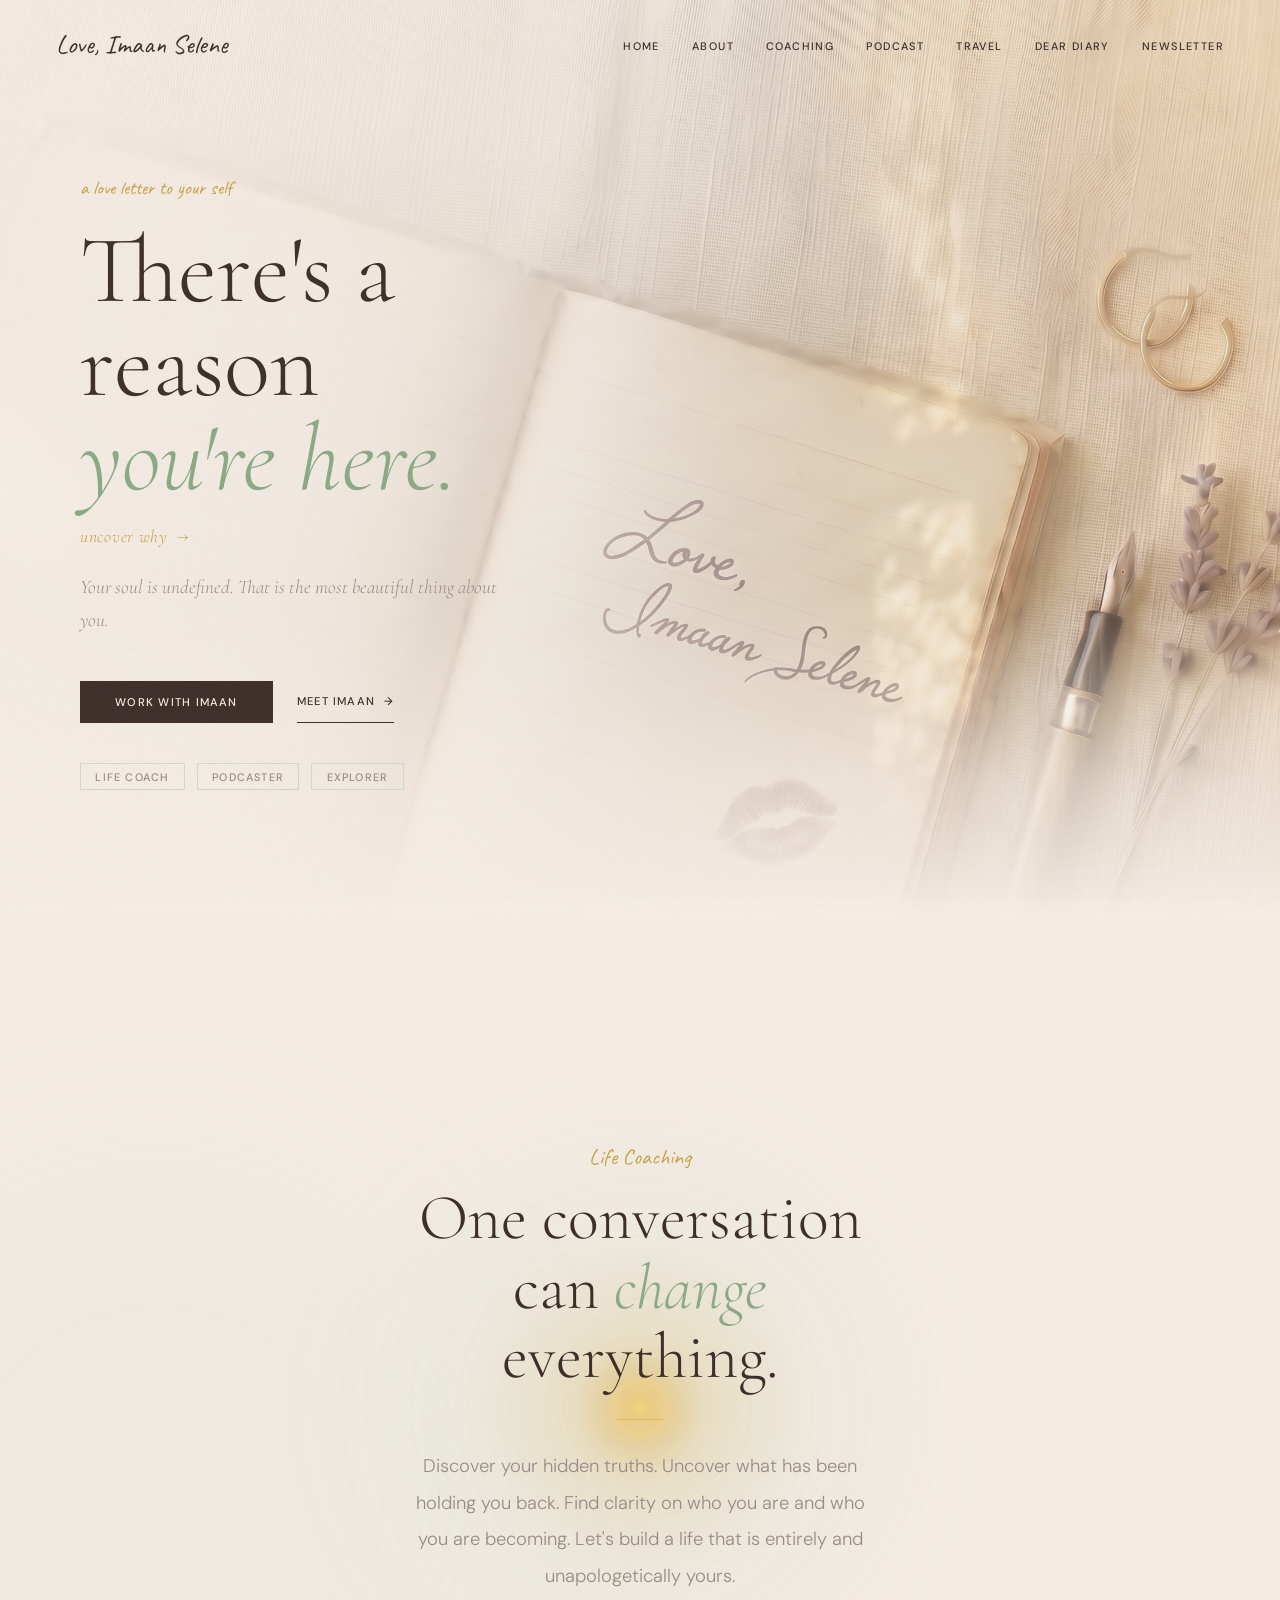
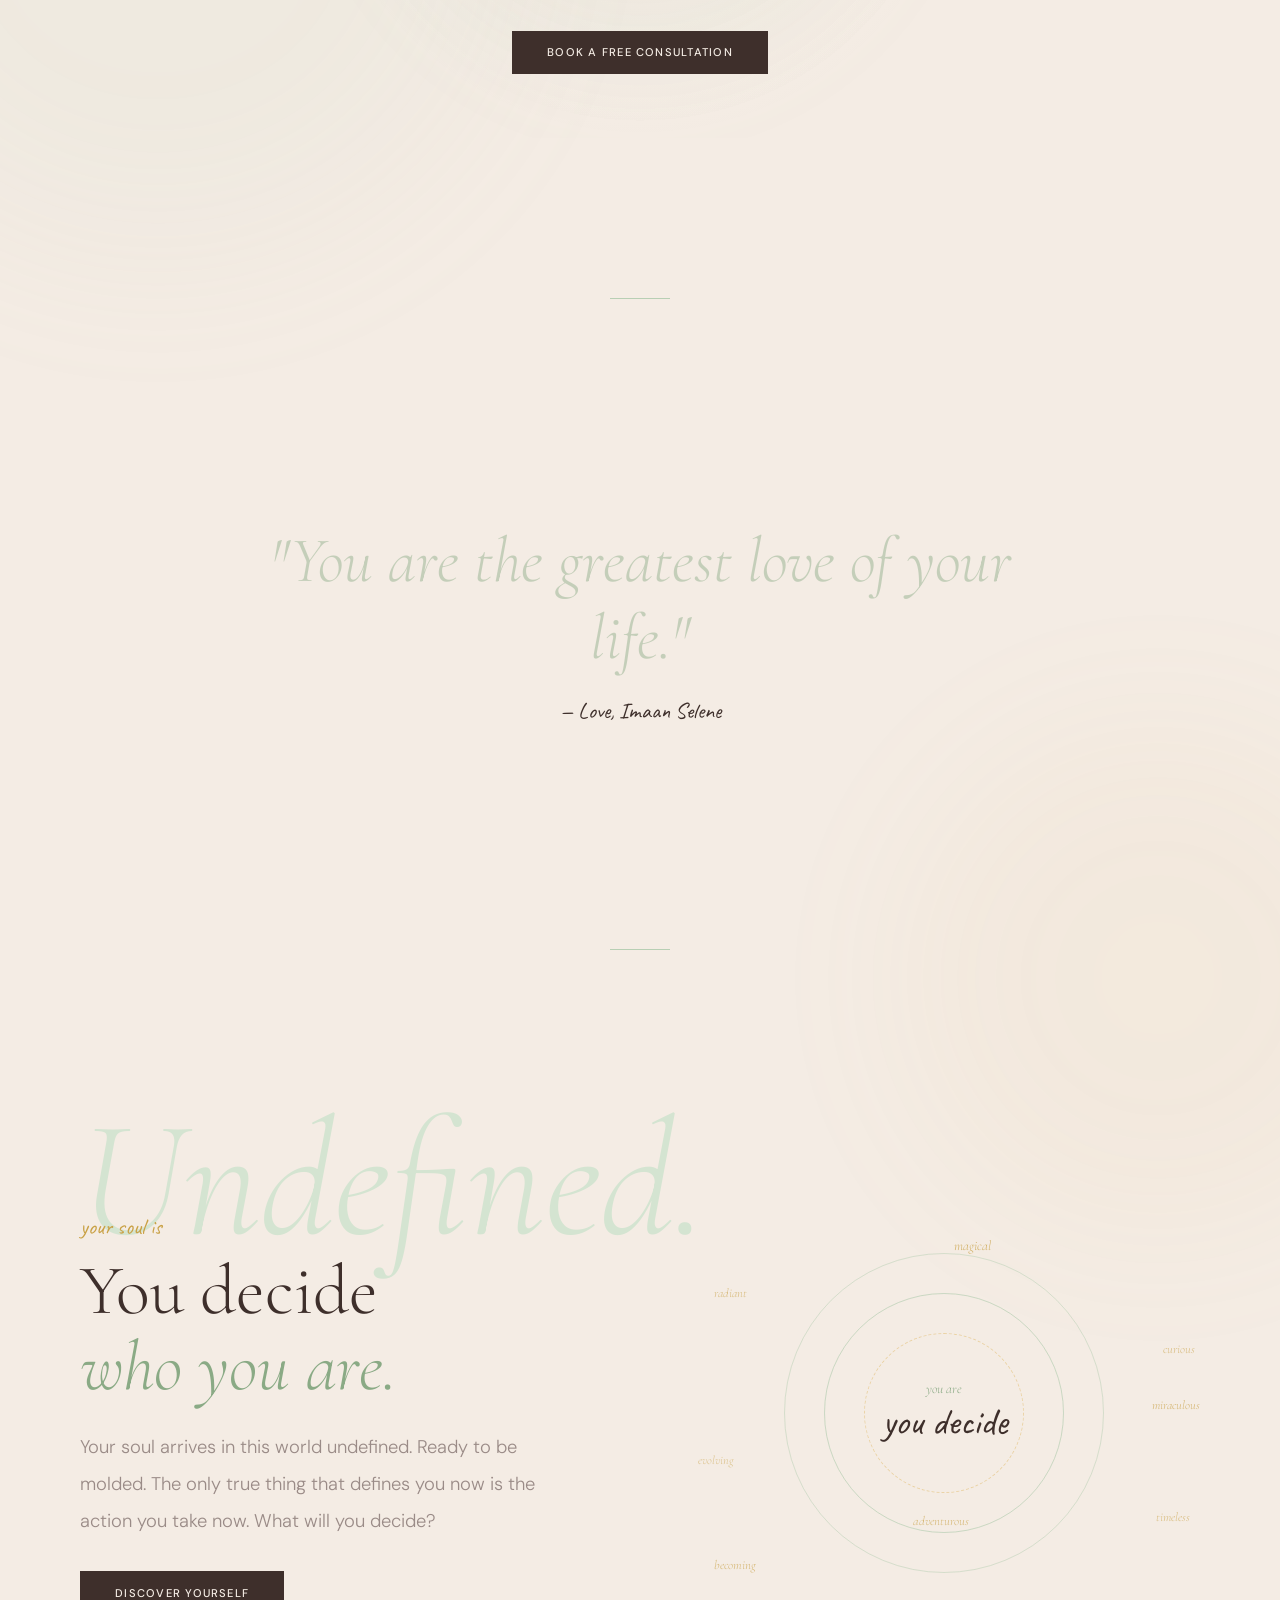
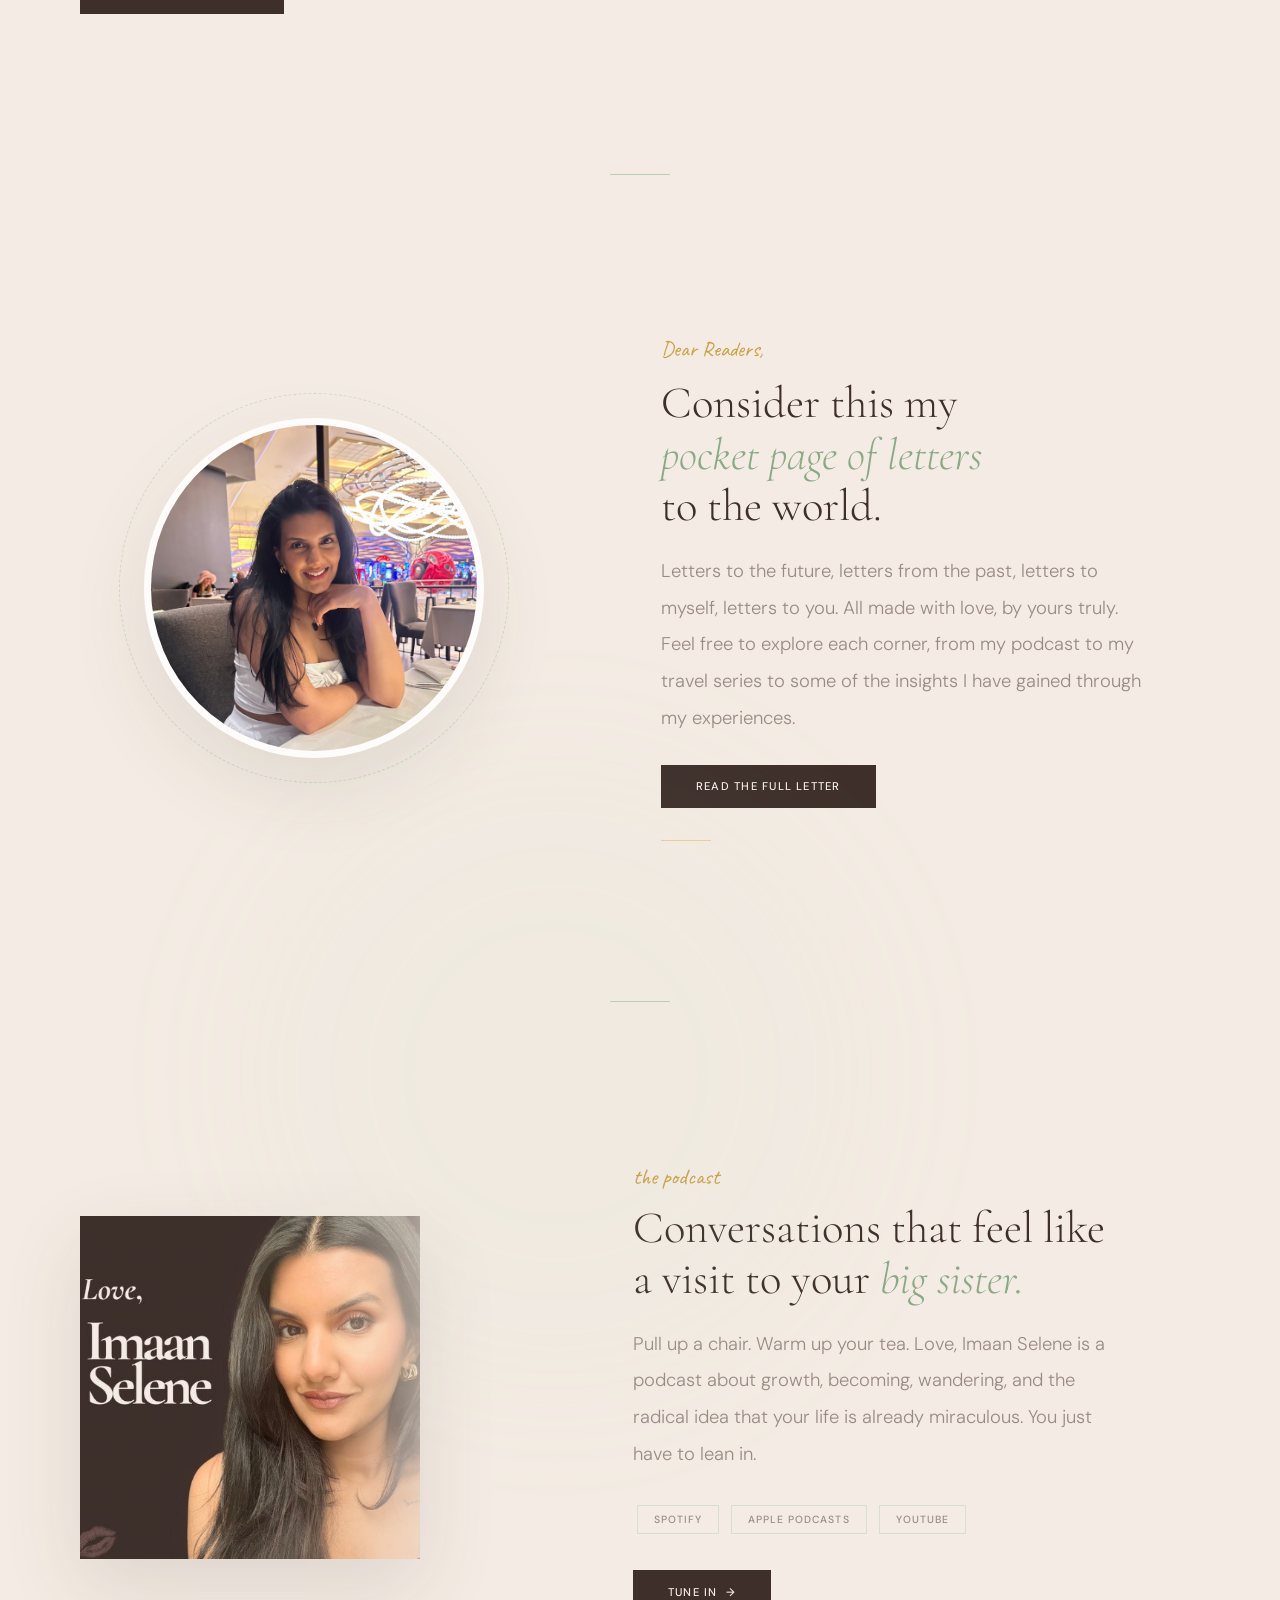
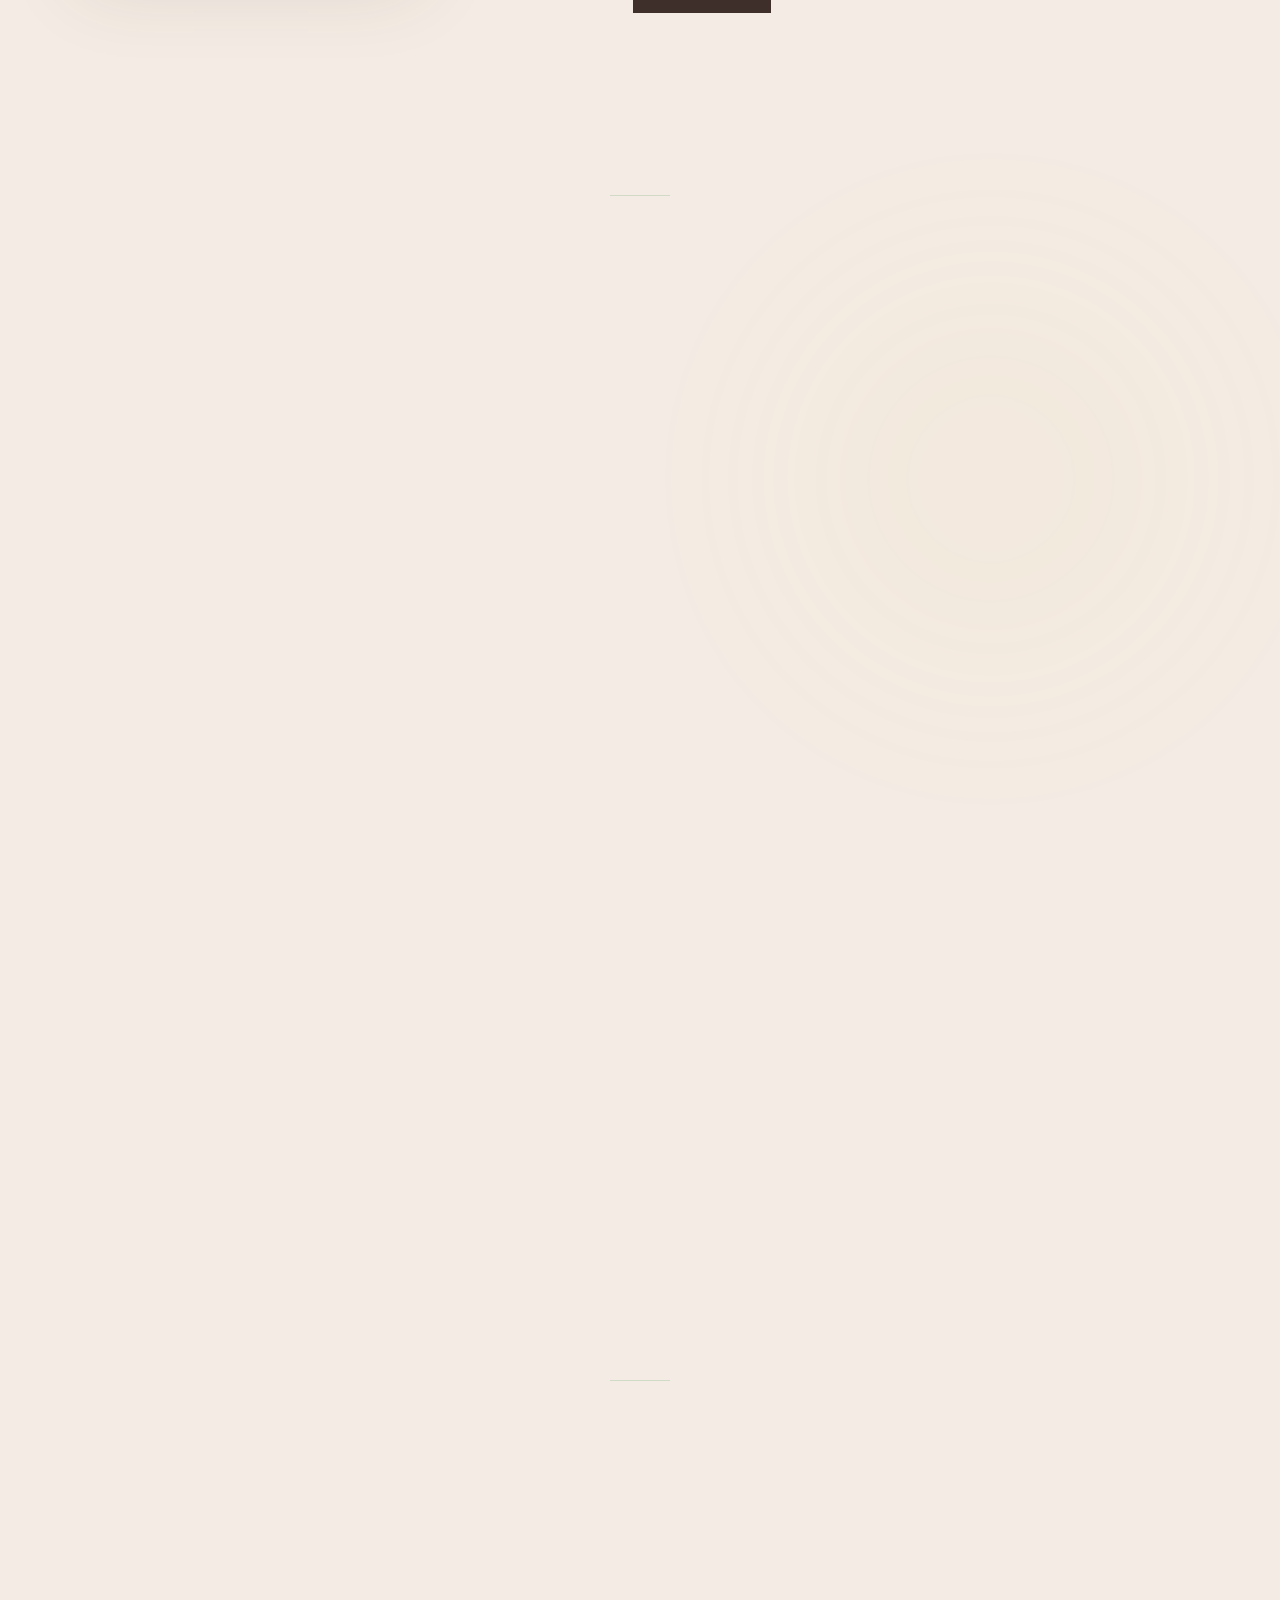
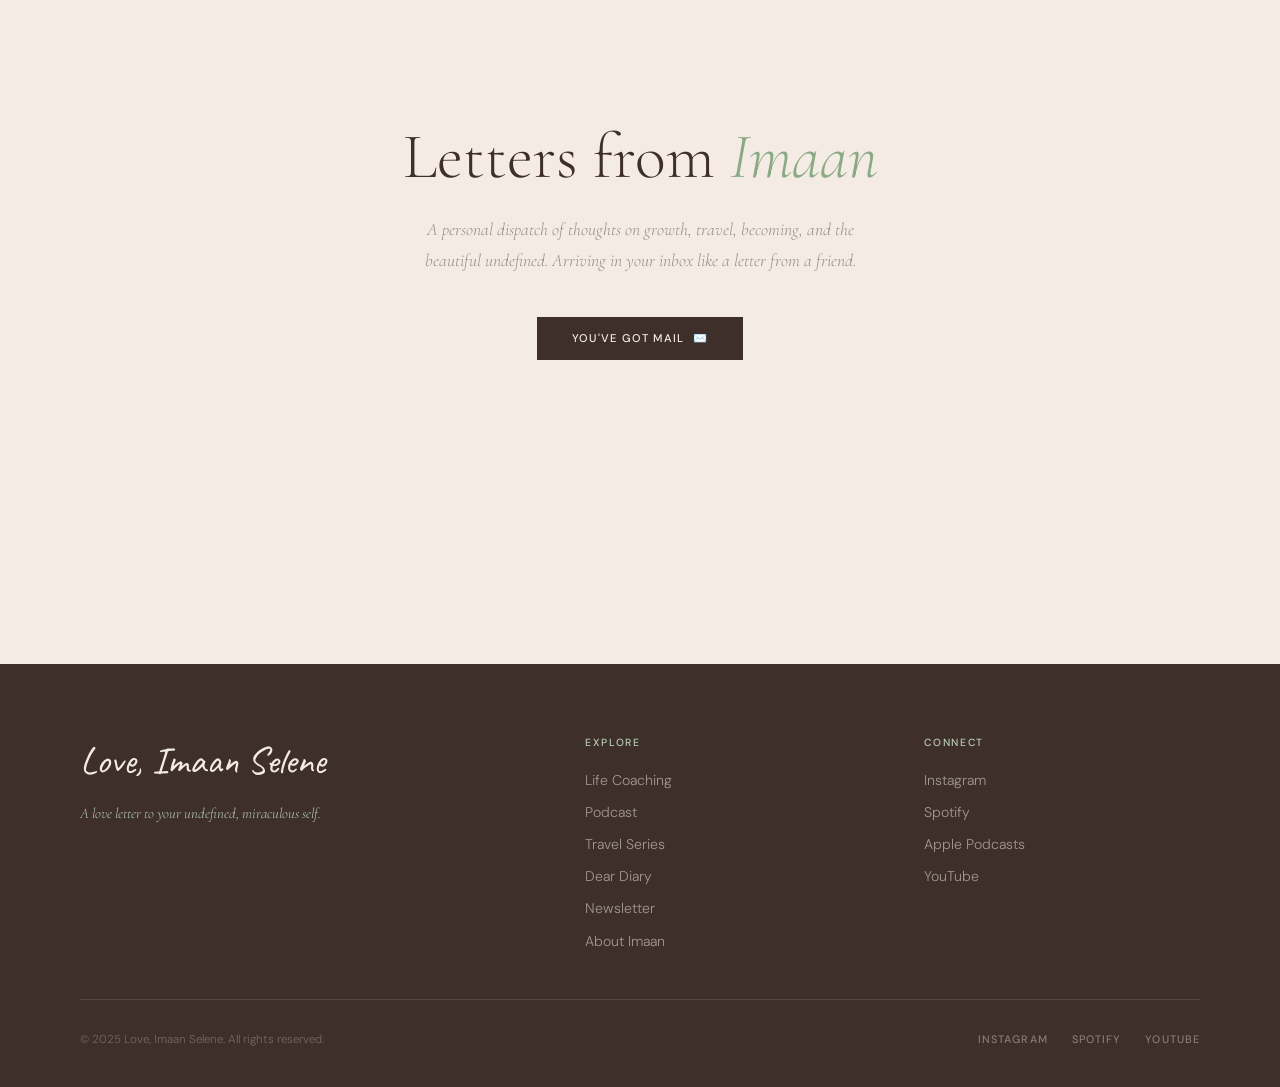
<file: index.html>
<!DOCTYPE html>
<html lang="en">
<head>
  <meta charset="UTF-8" />
  <meta name="viewport" content="width=device-width, initial-scale=1.0" />
  <title>Love, Imaan Selene</title>
  <meta name="description" content="Life coaching, podcast, travel and letters — a love letter to your undefined, miraculous self." />
  <link href="https://fonts.googleapis.com/css2?family=Cormorant+Garamond:ital,wght@0,300;0,400;0,600;1,300;1,400;1,600&family=DM+Sans:wght@300;400;500&family=Caveat:wght@400;600&display=swap" rel="stylesheet" />
<style>
:root {
  --sage: #B8CFB4; --sage-light: #d4e4d1; --sage-dark: #8aaa85;
  --espresso: #3E2F2B; --espresso-mid: #6b5551;
  --gold: #E1BA66; --gold-dark: #c9a145;
  --linen: #F4ECE4; --muted: #9a8b87; --ink: #2a1f1c;
  --font-display: 'Cormorant Garamond', serif;
  --font-body: 'DM Sans', sans-serif;
  --font-script: 'Caveat', cursive;
}
*, *::before, *::after { box-sizing: border-box; margin: 0; padding: 0; }
html { scroll-behavior: smooth; }
body {
  background: var(--linen); color: var(--espresso);
  font-family: var(--font-body); font-weight: 300;
  overflow-x: hidden; cursor: auto;
}
body::after {
  content: ''; position: fixed; inset: 0;
  background-image: url("data:image/svg+xml,%3Csvg viewBox='0 0 512 512' xmlns='http://www.w3.org/2000/svg'%3E%3Cfilter id='n'%3E%3CfeTurbulence type='fractalNoise' baseFrequency='0.75' numOctaves='4' stitchTiles='stitch'/%3E%3C/filter%3E%3Crect width='100%25' height='100%25' filter='url(%23n)'/%3E%3C/svg%3E");
  opacity: 0.028; pointer-events: none; z-index: 9000;
}

/* NAV */
nav {
  position: fixed; top: 0; left: 0; right: 0; z-index: 500;
  padding: 1.75rem 3.5rem;
  display: flex; align-items: center; justify-content: space-between;
  transition: all 0.5s ease;
}
nav.scrolled {
  background: rgba(244,236,228,0.92); backdrop-filter: blur(16px);
  padding: 1rem 3.5rem; border-bottom: 1px solid rgba(184,207,180,0.35);
}
.nav-wordmark { font-family: var(--font-script); font-size: 1.65rem; color: var(--espresso); text-decoration: none; transition: color 0.3s; }
.nav-wordmark:hover { color: var(--gold-dark); }
.nav-links { display: flex; gap: 2rem; list-style: none; }
.nav-links a {
  font-family: var(--font-body); font-size: 0.68rem; font-weight: 500;
  letter-spacing: 0.13em; text-transform: uppercase;
  color: var(--espresso); text-decoration: none;
  position: relative; padding-bottom: 2px; transition: color 0.3s;
}
.nav-links a::after { content: ''; position: absolute; bottom: 0; left: 0; width: 0; height: 1px; background: var(--gold); transition: width 0.35s ease; }
.nav-links a:hover { color: var(--gold-dark); }
.nav-links a:hover::after { width: 100%; }
.nav-toggle { display: none; flex-direction: column; gap: 5px; background: none; border: none; cursor: pointer; padding: 4px; }
.nav-toggle span { display: block; width: 24px; height: 1px; background: var(--espresso); }

/* MOBILE NAV */
.mobile-nav {
  position: fixed; inset: 0; background: var(--linen); z-index: 800;
  display: flex; flex-direction: column; align-items: center; justify-content: center; gap: 2.5rem;
  transform: translateX(100%); transition: transform 0.55s cubic-bezier(0.77,0,0.175,1);
}
.mobile-nav.open { transform: translateX(0); }
.mobile-nav a { font-family: var(--font-display); font-size: 2.4rem; font-weight: 300; color: var(--espresso); text-decoration: none; transition: color 0.3s; }
.mobile-nav a:hover { color: var(--gold-dark); }
.mobile-nav-close { position: absolute; top: 2rem; right: 2.5rem; background: none; border: none; font-family: var(--font-display); font-size: 2rem; color: var(--espresso); cursor: pointer; }

/* BUTTONS */
.btn { font-family: var(--font-body); font-size: 0.7rem; font-weight: 500; letter-spacing: 0.11em; text-transform: uppercase; text-decoration: none; display: inline-flex; align-items: center; gap: 0.6rem; transition: all 0.3s ease; border: none; }
.btn-dark { background: var(--espresso); color: var(--linen); padding: 0.9rem 2.2rem; }
.btn-dark:hover { background: var(--ink); transform: translateY(-2px); }
.btn-light { color: var(--espresso); padding: 0.85rem 0; border-bottom: 1px solid var(--espresso); }
.btn-light:hover { color: var(--gold-dark); border-color: var(--gold-dark); }
.btn-gold { background: var(--gold); color: var(--espresso); padding: 0.9rem 2.2rem; }
.btn-gold:hover { background: var(--gold-dark); transform: translateY(-2px); }

/* ANIMATIONS */
@keyframes fadeUp { from{opacity:0;transform:translateY(30px);} to{opacity:1;transform:translateY(0);} }
@keyframes fadeIn { from{opacity:0;} to{opacity:1;} }
@keyframes slowSpin { to{transform:translate(-50%,-50%) rotate(360deg);} }
@keyframes slowSpinR { to{transform:translate(-50%,-50%) rotate(-360deg);} }
@keyframes float { 0%,100%{transform:translateY(0);} 50%{transform:translateY(-10px);} }
@keyframes floatCircle { 0%,100%{transform:translateY(0);} 50%{transform:translateY(-16px);} }
@keyframes kenBurns { from{transform:scale(1.06);} to{transform:scale(1.0);} }
@keyframes envelopeFloat { 0%,100%{transform:translateY(0) rotate(-2deg);} 50%{transform:translateY(-8px) rotate(-2deg);} }

/* SCROLL REVEAL */
.fade-in, .fade-left, .fade-right { opacity: 0; transition: opacity 1.1s cubic-bezier(0.25,0.46,0.45,0.94), transform 1.1s cubic-bezier(0.25,0.46,0.45,0.94); }
.fade-in { transform: translateY(22px); }
.fade-left { transform: translateX(-25px); }
.fade-right { transform: translateX(25px); }
.fade-in.visible, .fade-left.visible, .fade-right.visible { opacity: 1; transform: none; }
.d1{transition-delay:0.1s;} .d2{transition-delay:0.22s;} .d3{transition-delay:0.34s;} .d4{transition-delay:0.46s;}

.stain { position: absolute; pointer-events: none; border-radius: 50%; filter: blur(90px); opacity: 0.07; }

/* HERO */
.hero { min-height: 100vh; position: relative; overflow: hidden; display: flex; align-items: center; }
.hero-bg { position: absolute; inset: 0; opacity: 0; animation: fadeIn 1.6s ease 0.2s forwards; overflow: hidden; }
.hero-bg img { width: 100%; height: 100%; object-fit: cover; object-position: center center; filter: saturate(0.82) brightness(0.96); animation: kenBurns 18s ease-out forwards; }
.hero-bg::after {
  content: ''; position: absolute; inset: 0;
  background: linear-gradient(105deg, rgba(244,236,228,0.97) 0%, rgba(244,236,228,0.82) 38%, rgba(244,236,228,0.28) 65%, rgba(244,236,228,0.08) 100%), linear-gradient(to bottom, rgba(244,236,228,0.15) 0%, transparent 20%, transparent 65%, rgba(244,236,228,0.7) 85%, rgba(244,236,228,1) 100%);
}
.hero-content { position: relative; z-index: 10; padding: 11rem 5rem 8rem; max-width: 700px; }
.hero-eyebrow { font-family: var(--font-script); font-size: 1.2rem; color: var(--gold-dark); display: block; margin-bottom: 1.5rem; opacity: 0; animation: fadeUp 0.9s ease 0.5s forwards; }
.hero-h1 { font-family: var(--font-display); font-size: clamp(4rem, 7.5vw, 7rem); font-weight: 300; line-height: 0.98; color: var(--espresso); opacity: 0; animation: fadeUp 0.9s ease 0.7s forwards; }
.hero-h1 em { font-style: italic; color: var(--sage-dark); display: block; }
.hero-uncover { font-family: var(--font-display); font-size: 1.1rem; font-weight: 300; font-style: italic; color: var(--gold-dark); display: block; margin-top: 1.25rem; letter-spacing: 0.04em; opacity: 0; animation: fadeUp 0.9s ease 0.85s forwards; }
.hero-sub { font-family: var(--font-display); font-size: 1.2rem; font-weight: 300; font-style: italic; color: var(--muted); line-height: 1.7; max-width: 430px; margin-top: 1.5rem; opacity: 0; animation: fadeUp 0.9s ease 0.9s forwards; }
.hero-actions { display: flex; gap: 1.5rem; align-items: center; margin-top: 2.75rem; flex-wrap: wrap; opacity: 0; animation: fadeUp 0.9s ease 1.1s forwards; }
.hero-tags { display: flex; gap: 0.75rem; flex-wrap: wrap; margin-top: 2.5rem; opacity: 0; animation: fadeUp 0.9s ease 1.3s forwards; }
.hero-tag { font-family: var(--font-body); font-size: 0.68rem; font-weight: 500; letter-spacing: 0.11em; text-transform: uppercase; color: var(--muted); border: 1px solid rgba(184,207,180,0.6); padding: 0.35rem 0.9rem; }

/* CANVAS */
.canvas { position: relative; padding: 0 5rem; }
.breathe { height: 6rem; } .breathe-lg { height: 10rem; }
.divider { width: 60px; height: 1px; background: var(--sage); margin: 0 auto; opacity: 0.6; }
.gold-divider { width: 50px; height: 1px; background: var(--gold); margin: 0 auto; opacity: 0.5; }
.script-label { font-family: var(--font-script); font-size: 1.4rem; color: var(--gold-dark); display: block; margin-bottom: 0.75rem; }
.display-h { font-family: var(--font-display); font-size: clamp(2.8rem, 5.5vw, 5rem); font-weight: 300; line-height: 1.08; color: var(--espresso); }
.display-h em { font-style: italic; color: var(--sage-dark); }
.mid-h { font-family: var(--font-display); font-size: clamp(2rem, 3.5vw, 3.2rem); font-weight: 300; line-height: 1.15; color: var(--espresso); }
.mid-h em { font-style: italic; color: var(--sage-dark); }
.prose { font-size: 1.15rem; color: var(--muted); line-height: 2; max-width: 480px; }
.prose em { font-style: italic; color: var(--espresso-mid); }

/* QUOTE */
.quote-section { text-align: center; padding: 2rem 0; }
.quote-open { font-family: var(--font-display); font-size: 9rem; line-height: 0.4; color: var(--sage-light); display: block; margin-bottom: -1rem; }
.big-quote { font-family: var(--font-display); font-size: clamp(1.8rem, 3.5vw, 3rem); font-weight: 300; font-style: italic; line-height: 1.4; color: var(--espresso); max-width: 680px; margin: 0 auto; }
.big-quote em { color: var(--sage-dark); }
.quote-attr { font-family: var(--font-script); font-size: 1.2rem; color: var(--muted); display: block; margin-top: 1.5rem; }

/* UNDEFINED */
.undef-ghost { font-family: var(--font-display); font-style: italic; font-weight: 300; font-size: clamp(5rem, 13vw, 11rem); color: var(--sage-light); line-height: 0.85; margin-bottom: -2.5rem; position: relative; z-index: 1; user-select: none; }
.undef-grid { display: grid; grid-template-columns: 1fr 1fr; gap: 6rem; align-items: center; position: relative; z-index: 2; }
.undef-visual-wrap {
  animation: floatCircle 6s ease-in-out infinite;
}
.undef-visual { position: relative; height: 400px; }
.undef-ring { position: absolute; top: 50%; left: 50%; border-radius: 50%; }
.undef-centre { position: absolute; top: 50%; left: 50%; transform: translate(-50%,-50%); text-align: center; }
.undef-float { position: absolute; font-family: var(--font-display); font-style: italic; color: var(--gold-dark); }

/* ABOUT */
.about-block { display: grid; grid-template-columns: 1fr 1.15fr; gap: 7rem; align-items: center; }
.about-circle-wrap { position: relative; }
.about-circle { width: 340px; height: 340px; border-radius: 50%; overflow: hidden; border: 7px solid rgba(255,255,255,0.85); box-shadow: 0 30px 80px rgba(62,47,43,0.1); position: relative; z-index: 2; margin: 0 auto; }
.about-circle img { width: 100%; height: 100%; object-fit: cover; object-position: center 20%; }
.about-ring-deco { position: absolute; top: 50%; left: 50%; width: 390px; height: 390px; border-radius: 50%; border: 1px dashed rgba(184,207,180,0.6); transform: translate(-50%,-50%); animation: slowSpin 28s linear infinite; }
.letter-open { font-family: var(--font-script); font-size: 1.35rem; color: var(--gold-dark); display: block; margin-bottom: 1rem; }
.about-divider { width: 50px; height: 1px; background: var(--gold); opacity: 0.6; margin-top: 2rem; }

/* PODCAST */
.podcast-block { display: grid; grid-template-columns: 1fr 1.2fr; gap: 5rem; align-items: center; }
.podcast-img-wrap { position: relative; width: 100%; max-width: 340px; overflow: hidden; box-shadow: 0 28px 75px rgba(62,47,43,0.12); }
.podcast-img-wrap img { width: 100%; height: 100%; object-fit: cover; display: block; }
.podcast-img-wrap::after { content: ''; position: absolute; inset: 0; background: linear-gradient(to right, transparent 70%, rgba(244,236,228,0.6) 100%); }
.platform-pill { font-family: var(--font-body); font-size: 0.65rem; font-weight: 500; letter-spacing: 0.1em; text-transform: uppercase; color: var(--muted); border: 1px solid rgba(184,207,180,0.5); padding: 0.45rem 1rem; transition: all 0.3s; text-decoration: none; display: inline-block; margin: 0.25rem; }
.platform-pill:hover { background: var(--espresso); color: var(--linen); border-color: var(--espresso); }

/* TRAVEL */
.travel-block { display: grid; grid-template-columns: 1fr 1fr; gap: 5rem; align-items: start; }
.city-pill { font-family: 'Courier New', monospace; font-size: 0.85rem; letter-spacing: 0.12em; text-transform: uppercase; color: var(--espresso); border: 1px solid rgba(184,207,180,0.7); padding: 0.75rem 1.5rem; cursor: pointer; transition: all 0.35s ease; display: inline-block; margin: 0.4rem; }
.city-pill:hover { border-color: var(--gold); color: var(--gold-dark); transform: translateY(-2px); }
.road-quote { margin-top: 2rem; padding: 1.5rem 1.75rem; border-left: 2px solid rgba(225,186,102,0.5); }
.road-quote p { font-family: var(--font-display); font-style: italic; font-size: 1.05rem; color: var(--muted); line-height: 1.7; }
.road-quote cite { font-family: var(--font-script); font-size: 0.95rem; color: var(--sage-dark); display: block; margin-top: 0.7rem; font-style: normal; }
.polaroids-row { position: relative; height: 300px; margin-top: 5rem; }
.pol { position: absolute; background: white; padding: 7px 7px 28px; box-shadow: 0 14px 45px rgba(62,47,43,0.1); }
.pol img { display: block; object-fit: cover; }
.pol span { display: block; text-align: center; margin-top: 5px; font-family: var(--font-script); font-size: 1.1rem; color: var(--espresso); font-weight: 600; }

/* NEWSLETTER */
.newsletter-block { text-align: center; position: relative; max-width:700px; margin:0 auto; }
.newsletter-vignette { display: block; margin: 0 auto 2rem; }
.newsletter-h { font-family: var(--font-display); font-size: clamp(2.5rem, 5vw, 4rem); font-weight: 300; color: var(--espresso); }
.newsletter-h em { font-style: italic; color: var(--sage-dark); }
.newsletter-body { font-family: var(--font-display); font-style: italic; font-size: 1.1rem; color: var(--muted); line-height: 1.75; max-width: 480px; margin: 1.25rem auto 2.5rem; }

/* FOOTER */
footer { background: var(--espresso); padding: 4.5rem 5rem 2.5rem; color: var(--linen); margin-top: 9rem; }
.footer-top { display: grid; grid-template-columns: 1.6fr 1fr 1fr; gap: 4rem; padding-bottom: 3rem; border-bottom: 1px solid rgba(184,207,180,0.15); }
.footer-wordmark { font-family: var(--font-script); font-size: 2.4rem; color: var(--linen); display: block; margin-bottom: 1rem; }
.footer-tagline { font-family: var(--font-display); font-style: italic; font-size: 0.92rem; color: var(--sage); line-height: 1.75; max-width: 260px; }
.footer-col-head { font-size: 0.65rem; font-weight: 500; letter-spacing: 0.16em; text-transform: uppercase; color: var(--sage); margin-bottom: 1.25rem; }
.footer-list { list-style: none; display: flex; flex-direction: column; gap: 0.7rem; }
.footer-list a { color: rgba(244,236,228,0.55); text-decoration: none; font-size: 0.88rem; transition: color 0.3s; }
.footer-list a:hover { color: var(--gold); }
.footer-bottom { display: flex; justify-content: space-between; align-items: center; padding-top: 2rem; }
.footer-copy { font-size: 0.72rem; color: rgba(244,236,228,0.3); }
.footer-socials { display: flex; gap: 1.5rem; }
.footer-socials a { font-size: 0.68rem; font-weight: 500; letter-spacing: 0.1em; text-transform: uppercase; color: rgba(244,236,228,0.4); text-decoration: none; transition: color 0.3s; }
.footer-socials a:hover { color: var(--gold); }

/* RESPONSIVE */
@media (max-width: 960px) {
  nav { padding: 1.25rem 1.75rem; } nav.scrolled { padding: 0.9rem 1.75rem; }
  .nav-links { display: none; } .nav-toggle { display: flex; }
  .hero-content { padding: 8rem 2rem 5rem; }
  .canvas { padding: 0 2rem; }
  .coaching-block, .undef-grid, .about-block, .travel-block, .podcast-block { grid-template-columns: 1fr; gap: 3rem; }
  .undef-visual { height: 300px; }
  .about-circle { width: 280px; height: 280px; } .about-ring-deco { width: 320px; height: 320px; }
  .polaroids-row { display: none; }
  .breathe { height: 4rem; } .breathe-lg { height: 7rem; }
  footer { padding: 3.5rem 2rem 2rem; margin-top: 5rem; }
  .footer-top { grid-template-columns: 1fr; gap: 2.5rem; }
  .footer-bottom { flex-direction: column; gap: 1rem; text-align: center; }
  .botanical-wrap { min-height: 260px; }
}

@media (max-width: 768px) {
  .letter-section { grid-template-columns: 1fr !important; padding: 3rem 1.5rem !important; }
  .letter-side { flex-direction: row; flex-wrap: wrap; padding-top: 0 !important; }
  .letter-side .polaroid { width: calc(50% - 0.75rem); }
  .bottom-photos { padding: 0 1.5rem 3rem !important; }
  .spread { grid-template-columns: 1fr !important; }
  .scrapbook { width: 100% !important; height: auto !important; }
  .polaroid { position: relative !important; top: auto !important; left: auto !important; width: 45% !important; display: inline-block; margin: 0.5rem; }
  .city-nav { padding: 2rem 1.5rem !important; }
  .canvas { padding: 0 1.5rem !important; }
  .hero-city { font-size: clamp(3rem, 12vw, 6rem) !important; }
}

</style>
</head>
<body>

<div class="mobile-nav">
  <button class="mobile-nav-close">✕</button>
  <a href="./index.html">Home</a>
  <a href="./about.html">About</a>
  <a href="./coaching.html">Coaching</a>
  <a href="./podcast.html">Podcast</a>
  <a href="./travel.html">Travel</a>
  <a href="./diary.html">Dear Diary</a>
  <a href="./newsletter.html">Newsletter</a>
</div>

<nav>
  <a href="./index.html" class="nav-wordmark">Love, Imaan Selene</a>
  <ul class="nav-links">
    <li><a href="./index.html">Home</a></li>
    <li><a href="./about.html">About</a></li>
    <li><a href="./coaching.html">Coaching</a></li>
    <li><a href="./podcast.html">Podcast</a></li>
    <li><a href="./travel.html">Travel</a></li>
    <li><a href="./diary.html">Dear Diary</a></li>
    <li><a href="./newsletter.html">Newsletter</a></li>
  </ul>
  <button class="nav-toggle" aria-label="Open menu">
    <span></span><span></span><span></span>
  </button>
</nav>

<main>

<!-- HERO -->
<section class="hero">
  <div class="hero-bg">
    <img src="./assets/images/hero.png" alt="An open journal — Dear world, Love Imaan Selene" />
  </div>
  <div class="hero-content">
    <span class="hero-eyebrow">a love letter to your self</span>
    <h1 class="hero-h1">There's a reason<br><em>you're here.</em></h1>
    <a href="./coaching.html" class="hero-uncover" style="text-decoration:none;">uncover why &nbsp;→</a>
    <p class="hero-sub">Your soul is undefined. That is the most beautiful thing about you.</p>
    <div class="hero-actions">
      <a href="./coaching.html" class="btn btn-dark">Work with Imaan</a>
      <a href="./about.html" class="btn btn-light">Meet Imaan &nbsp;→</a>
    </div>
    <div class="hero-tags">
      <span class="hero-tag">Life Coach</span>
      <span class="hero-tag">Podcaster</span>
      <span class="hero-tag">Explorer</span>
    </div>
  </div>
</section>

<div class="canvas">

  <div class="stain" style="width:700px;height:700px;background:var(--sage);top:5%;left:-15%;"></div>
  <div class="stain" style="width:500px;height:500px;background:var(--gold);top:30%;right:-10%;opacity:0.05;"></div>
  <div class="stain" style="width:600px;height:600px;background:var(--sage);top:65%;left:20%;opacity:0.06;"></div>
  <div class="stain" style="width:450px;height:450px;background:var(--gold);top:88%;right:5%;opacity:0.04;"></div>

  <div class="breathe-lg"></div>

  <!-- COACHING — centred, emanating glow behind -->
  <div style="position:relative;text-align:center;padding:4rem 0;overflow:hidden;">

    <!-- Emanating glow — layered radial gradients, no rings -->
    <div style="position:absolute;top:50%;left:50%;transform:translate(-50%,-50%);width:700px;height:700px;pointer-events:none;" aria-hidden="true">
      <svg viewBox="0 0 700 700" fill="none" xmlns="http://www.w3.org/2000/svg" width="100%" height="100%">
        <defs>
          <radialGradient id="sageWash" cx="50%" cy="50%" r="50%">
            <stop offset="0%" stop-color="#B8CFB4" stop-opacity="0.12"/>
            <stop offset="55%" stop-color="#B8CFB4" stop-opacity="0.05"/>
            <stop offset="100%" stop-color="#B8CFB4" stop-opacity="0"/>
          </radialGradient>
          <radialGradient id="midGold" cx="50%" cy="50%" r="38%">
            <stop offset="0%" stop-color="#E1BA66" stop-opacity="0.26"/>
            <stop offset="45%" stop-color="#E1BA66" stop-opacity="0.09"/>
            <stop offset="100%" stop-color="#E1BA66" stop-opacity="0"/>
          </radialGradient>
          <radialGradient id="coreGold" cx="50%" cy="50%" r="22%">
            <stop offset="0%" stop-color="#E1BA66" stop-opacity="0.5"/>
            <stop offset="50%" stop-color="#E1BA66" stop-opacity="0.18"/>
            <stop offset="100%" stop-color="#E1BA66" stop-opacity="0"/>
          </radialGradient>
          <radialGradient id="hotCentre" cx="50%" cy="50%" r="10%">
            <stop offset="0%" stop-color="#f5d98a" stop-opacity="0.65"/>
            <stop offset="100%" stop-color="#E1BA66" stop-opacity="0"/>
          </radialGradient>
          <filter id="g1"><feGaussianBlur stdDeviation="35" result="b"/><feMerge><feMergeNode in="b"/><feMergeNode in="SourceGraphic"/></feMerge></filter>
          <filter id="g2"><feGaussianBlur stdDeviation="20" result="b"/><feMerge><feMergeNode in="b"/><feMergeNode in="SourceGraphic"/></feMerge></filter>
          <filter id="g3"><feGaussianBlur stdDeviation="10" result="b"/><feMerge><feMergeNode in="b"/><feMergeNode in="SourceGraphic"/></feMerge></filter>
          <filter id="g4"><feGaussianBlur stdDeviation="5" result="b"/><feMerge><feMergeNode in="b"/><feMergeNode in="SourceGraphic"/></feMerge></filter>
        </defs>
        <ellipse cx="350" cy="350" rx="330" ry="330" fill="url(#sageWash)" filter="url(#g1)"/>
        <ellipse cx="350" cy="350" rx="225" ry="225" fill="url(#midGold)" filter="url(#g2)"/>
        <ellipse cx="350" cy="350" rx="145" ry="145" fill="url(#coreGold)" filter="url(#g3)"/>
        <ellipse cx="350" cy="350" rx="78" ry="78" fill="url(#hotCentre)" filter="url(#g4)"/>
        <ellipse cx="350" cy="350" rx="30" ry="30" fill="#f5d98a" opacity="0.32" filter="url(#g4)"/>
      </svg>
    </div>

    <!-- Centred content -->
    <div style="position:relative;z-index:2;max-width:600px;margin:0 auto;">
      <span class="script-label fade-in">Life Coaching</span>
      <h2 class="display-h fade-in d1" style="font-size:clamp(2.8rem,5vw,4.5rem);">
        One conversation<br>can <em>change</em><br>everything.
      </h2>
      <div class="gold-divider fade-in d2" style="margin:1.75rem auto;"></div>
      <p class="prose fade-in d2" style="margin:0 auto;text-align:center;">
        Discover your hidden truths. Uncover what has been holding you back. Find clarity on who you are and who you are becoming. Let's build a life that is entirely and unapologetically yours.
      </p>
      <div style="display:flex;gap:1.25rem;margin-top:2.25rem;align-items:center;justify-content:center;flex-wrap:wrap;" class="fade-in d3">
        <a href="https://calendly.com/imaan-walji/30min" target="_blank" rel="noopener" class="btn btn-dark">Book a free consultation</a>
        
      </div>
    </div>
  </div>

  <div class="breathe-lg"></div>
  <div class="divider fade-in"></div>
  <div class="breathe-lg"></div>

  <!-- QUOTE -->
  <div class="quote-section fade-in" style="text-align:center;padding:4rem 2rem;">
    <p style="font-family:'Cormorant Garamond',serif;font-style:italic;font-size:clamp(2.5rem,5vw,4.5rem);font-weight:300;color:rgba(138,170,133,0.45);line-height:1.2;max-width:780px;margin:0 auto;">
      "You are the greatest love of your life."
    </p>
    <span style="font-family:'Caveat',cursive;font-size:1.4rem;color:var(--espresso);display:block;margin-top:1.25rem;">— Love, Imaan Selene</span>
  </div>

  <div class="breathe-lg"></div>
  <div class="divider fade-in"></div>
  <div class="breathe-lg"></div>

  <!-- UNDEFINED -->
  <div>
    <div class="undef-ghost fade-left" aria-hidden="true">Undefined.</div>
    <div class="undef-grid">
      <div>
        <span class="script-label fade-in">your soul is</span>
        <h2 class="display-h fade-in d1">You decide<br><em>who you are.</em></h2>
        <p class="prose fade-in d2" style="margin-top:1.5rem;">
          Your soul arrives in this world undefined. Ready to be molded. The only true thing that defines you now is the action you take now. What will you decide?
        </p>
        <div style="margin-top:2rem;" class="fade-in d3">
          <a href="./coaching.html" class="btn btn-dark">Discover Yourself</a>
        </div>
      </div>

      <!-- Floating orbital circle with adjectives -->
      <div class="undef-visual-wrap fade-right d2" aria-hidden="true">
        <div class="undef-visual">
          <div class="undef-ring" style="width:320px;height:320px;border:1px solid rgba(184,207,180,0.5);transform:translate(-50%,-50%);animation:slowSpin 35s linear infinite;"></div>
          <div class="undef-ring" style="width:240px;height:240px;border:1px solid rgba(184,207,180,0.7);transform:translate(-50%,-50%);animation:slowSpinR 24s linear infinite;"></div>
          <div class="undef-ring" style="width:160px;height:160px;border:1px dashed rgba(225,186,102,0.5);transform:translate(-50%,-50%);animation:slowSpin 17s linear infinite;"></div>
          <div class="undef-centre">
            <span style="font-family:var(--font-display);font-size:0.85rem;font-style:italic;color:var(--sage-dark);display:block;">you are</span>
            <span style="font-family:var(--font-script);font-size:2.4rem;color:var(--espresso);">you decide</span>
          </div>
          <span class="undef-float" style="top:6%;left:52%;font-size:0.85rem;opacity:0.8;">magical</span>
          <span class="undef-float" style="bottom:10%;left:5%;font-size:0.8rem;opacity:0.7;">becoming</span>
          <span class="undef-float" style="top:46%;right:0%;font-size:0.78rem;opacity:0.75;">miraculous</span>
          <span class="undef-float" style="top:75%;left:44%;font-size:0.8rem;opacity:0.7;">adventurous</span>
          <span class="undef-float" style="top:18%;left:5%;font-size:0.78rem;opacity:0.65;">radiant</span>
          <span class="undef-float" style="bottom:22%;right:2%;font-size:0.78rem;opacity:0.65;">timeless</span>
          <span class="undef-float" style="top:60%;left:2%;font-size:0.75rem;opacity:0.6;">evolving</span>
          <span class="undef-float" style="top:32%;right:1%;font-size:0.78rem;opacity:0.65;">curious</span>
        </div>
      </div>
    </div>
  </div>

  <div class="breathe-lg"></div>
  <div class="divider fade-in"></div>
  <div class="breathe-lg"></div>

  <!-- ABOUT TEASER -->
  <div class="about-block">
    <div class="about-circle-wrap fade-left">
      <div class="about-ring-deco"></div>
      <div class="about-circle">
        <img src="./assets/images/imaan.jpg" alt="Imaan Selene" />
      </div>
    </div>
    <div class="fade-right d1">
      <span class="letter-open">Dear Readers,</span>
      <h2 class="mid-h">Consider this my<br><em>pocket page of letters</em><br>to the world.</h2>
      <p class="prose" style="margin-top:1.25rem;">
        Letters to the future, letters from the past, letters to myself, letters to you. All made with love, by yours truly. Feel free to explore each corner, from my podcast to my travel series to some of the insights I have gained through my experiences.
      </p>
      <a href="./about.html" class="btn btn-dark" style="margin-top:1.75rem;display:inline-flex;">Read the full letter</a>
      <div class="about-divider"></div>
    </div>
  </div>

  <div class="breathe-lg"></div>
  <div class="divider fade-in"></div>
  <div class="breathe-lg"></div>

  <!-- PODCAST -->
  <div class="podcast-block">
    <div class="fade-left">
      <div class="podcast-img-wrap">
        <img src="./assets/images/podcast-cover.png" alt="Love, Imaan Selene Podcast" />
      </div>
    </div>
    <div class="fade-right d1">
      <span class="script-label">the podcast</span>
      <h2 class="mid-h" style="color:var(--espresso);">Conversations that feel like<br>a visit to your <em>big sister.</em></h2>
      <p class="prose" style="margin-top:1.25rem;">
        Pull up a chair. Warm up your tea. Love, Imaan Selene is a podcast about growth, becoming, wandering, and the radical idea that your life is already miraculous. You just have to lean in.
      </p>
      <div style="margin-top:1.75rem;">
        <a href="https://open.spotify.com/show/5Sxr6LQtSy9O7dOQoIKeBu" target="_blank" rel="noopener" class="platform-pill">Spotify</a>
        <a href="https://podcasts.apple.com/ca/podcast/love-imaan-selene/id1691212103" target="_blank" rel="noopener" class="platform-pill">Apple Podcasts</a>
        <a href="https://www.youtube.com/@imaanselene" target="_blank" rel="noopener" class="platform-pill">YouTube</a>
      </div>
      <div style="margin-top:2rem;">
        <a href="./podcast.html" class="btn btn-dark">Tune in &nbsp;→</a>
      </div>
    </div>
  </div>

  <div class="breathe-lg"></div>
  <div class="divider fade-in"></div>
  <div class="breathe-lg"></div>

  <!-- TRAVEL -->
  <div class="travel-block">
    <div>
      <span class="script-label fade-in">the travel series</span>
      <h2 class="display-h fade-in d1" style="color:var(--espresso);">An ode to<br><em>my lovers.</em></h2>
      <p class="prose fade-in d2" style="margin-top:1.5rem;">
        The cities of the world are the lovers in my life. Through our encounters, I experience their allure, and see parts of myself I didn't know existed. This series is an ode to my lovers. Come take a look.
      </p>
      <div style="margin-top:2rem;" class="fade-in d3">
        <a href="./travel.html" class="btn btn-dark">Explore the series &nbsp;→</a>
      </div>
    </div>
    <div class="fade-right d1">
      <p style="font-family:var(--font-body);font-size:0.65rem;font-weight:500;letter-spacing:0.16em;text-transform:uppercase;color:var(--muted);margin-bottom:1rem;">Cities visited</p>
      <div>
        <span class="city-pill" onclick="window.location='./lusaka.html'">Lusaka</span>
        <span class="city-pill" onclick="window.location='./livingstone.html'">Livingstone</span>
        <span class="city-pill" onclick="window.location='./lisbon.html'">Lisbon</span>
        <span class="city-pill" onclick="window.location='./porto.html'">Porto</span>
        <span class="city-pill" onclick="window.location='./lasvegas.html'">Las Vegas</span>
        <span class="city-pill" onclick="window.location='./houston.html'">Houston</span>
        <span class="city-pill" onclick="window.location='./halifax.html'">Halifax</span>
        </div>

<div style="text-align:center;margin-top:1.5rem;">
  <svg width="460" height="270" viewBox="0 0 754 574" fill="none" xmlns="http://www.w3.org/2000/svg" style="display:block;margin:0 auto;">
    <g stroke="#3E2F2B" stroke-width="2" stroke-linejoin="round" stroke-linecap="round" fill="none" opacity="0.55">
      <path d="M363 232 L580 180 L522 320 L453 283 Z" />
      <path d="M580 180 L423 275 L453 283 L423 275 L422 335 Z" />
      <path d="M580 180 L423 275" />
    </g>
    <path d="M420 335 C 400 400, 320 415, 305 385 C 292 358, 330 335, 335 355 C 340 378, 300 385, 260 380 C 210 374, 180 405, 160 420 C 140 435, 110 430, 90 445" stroke="#8aaa85" stroke-width="3.5" stroke-linecap="round" fill="none" stroke-dasharray="6 8" opacity="1"/>
    <path d="M444 138 C 440 130, 428 130, 428 141 C 428 151, 444 160, 444 160 C 444 160, 460 151, 460 141 C 460 130, 448 130, 444 138 Z" stroke="#c9a145" stroke-width="3.5" stroke-linecap="round" stroke-linejoin="round" fill="none" stroke-dasharray="4 6" opacity="1"/>
    <path d="M600 253 C 596 245, 584 245, 584 256 C 584 266, 600 275, 600 275 C 600 275, 616 266, 616 256 C 616 245, 604 245, 600 253 Z" stroke="#c9a145" stroke-width="3.5" stroke-linecap="round" stroke-linejoin="round" fill="none" stroke-dasharray="4 6" opacity="1"/>
    <path d="M186 333 C 181 323, 167 323, 167 336 C 167 348, 186 358, 186 358 C 186 358, 205 348, 205 336 C 205 323, 191 323, 186 333 Z" stroke="#c9a145" stroke-width="3.5" stroke-linecap="round" stroke-linejoin="round" fill="none" stroke-dasharray="4 6" opacity="1"/>
  </svg>
</div>
        <cite></cite>
      </div>
    </div>
  </div>

  <div class="polaroids-row fade-in d2" aria-hidden="true">
    <div class="pol" style="width:185px;left:3%;top:0;transform:rotate(-3deg);">
      <img src="./assets/images/lusaka-postcard.jpg" alt="" style="height:148px;width:100%;"/>
      <span>Lusaka</span>
    </div>
    <div class="pol" style="width:210px;left:27%;top:16px;transform:rotate(2.5deg);">
      <img src="./assets/images/lisbon-postcard.jpg" alt="" style="height:165px;width:100%;object-fit:cover;"/>
      <span>Lisbon</span>
    </div>
    <div class="pol" style="width:180px;left:55%;top:-8px;transform:rotate(-1.5deg);">
      <img src="./assets/images/porto-postcard.jpg" alt="" style="height:145px;width:100%;object-fit:cover;"/>
      <span>Porto</span>
    </div>
  </div>

  <div class="breathe-lg"></div>
  <div class="divider fade-in"></div>
  <div class="breathe-lg"></div>

  <!-- NEWSLETTER -->
  <div style="max-width:700px;margin:0 auto;padding:0 2rem;text-align:center;">
  <div class="newsletter-block">

    <!-- Mailbox and envelope vignette -->
    <svg class="newsletter-vignette fade-in" width="180" height="130" viewBox="0 0 180 130" fill="none" xmlns="http://www.w3.org/2000/svg" aria-hidden="true">
      <!-- Mailbox post -->
      <line x1="58" y1="110" x2="58" y2="128" stroke="#8aaa85" stroke-width="1.5" stroke-linecap="round" opacity="0.6"/>
      <!-- Mailbox body -->
      <rect x="24" y="72" width="68" height="40" rx="3" stroke="#8aaa85" stroke-width="1.2" fill="var(--sage-light)" fill-opacity="0.3" opacity="0.8"/>
      <!-- Mailbox rounded top -->
      <path d="M 24 82 C 24 72 92 72 92 82" stroke="#8aaa85" stroke-width="1.2" fill="var(--sage-light)" fill-opacity="0.3" opacity="0.8"/>
      <!-- Mailbox door/slot -->
      <rect x="34" y="86" width="26" height="4" rx="1" stroke="#8aaa85" stroke-width="0.8" fill="none" opacity="0.6"/>
      <!-- Flag up -->
      <line x1="88" y1="112" x2="88" y2="80" stroke="#8aaa85" stroke-width="1.2" stroke-linecap="round" opacity="0.6"/>
      <path d="M 88 80 L 88 92 L 100 86 Z" fill="#E1BA66" opacity="0.7"/>

      <!-- Envelope leaning against mailbox -->
      <g transform="rotate(-8 130 95)" opacity="0.88">
        <!-- Envelope body -->
        <rect x="100" y="68" width="65" height="46" rx="2" stroke="#8aaa85" stroke-width="1.1" fill="var(--linen)" fill-opacity="0.9"/>
        <!-- Envelope flap open -->
        <path d="M 100 68 L 132 88 L 165 68" stroke="#8aaa85" stroke-width="1.1" fill="var(--sage-light)" fill-opacity="0.4"/>
        <!-- Letter peeking out top -->
        <rect x="108" y="54" width="49" height="24" rx="1" stroke="#8aaa85" stroke-width="0.9" fill="var(--linen)" fill-opacity="0.95"/>
        <!-- Letter lines -->
        <line x1="114" y1="62" x2="151" y2="62" stroke="#8aaa85" stroke-width="0.7" opacity="0.5"/>
        <line x1="114" y1="68" x2="145" y2="68" stroke="#8aaa85" stroke-width="0.7" opacity="0.4"/>
        <line x1="114" y1="74" x2="148" y2="74" stroke="#8aaa85" stroke-width="0.7" opacity="0.35"/>
        <!-- Wax seal -->
        <circle cx="157" cy="105" r="7" stroke="#E1BA66" stroke-width="1" fill="#E1BA66" fill-opacity="0.25" opacity="0.8"/>
        <text x="157" y="108" text-anchor="middle" font-family="Georgia, serif" font-size="7" fill="#c9a145" opacity="0.9">I</text>
      </g>

      <!-- Small floating hearts/stars around -->
      <circle cx="18" cy="70" r="2" fill="#E1BA66" opacity="0.4"/>
      <circle cx="108" cy="38" r="1.5" fill="#8aaa85" opacity="0.4"/>
      <circle cx="170" cy="60" r="1.5" fill="#E1BA66" opacity="0.35"/>
    </svg>

    <span class="script-label fade-in" style="display:block;margin-bottom:0.5rem;">coming soon</span>
    <h2 class="newsletter-h fade-in d1">Letters from <em>Imaan</em></h2>
    <p class="newsletter-body fade-in d2">
      A personal dispatch of thoughts on growth, travel, becoming, and the beautiful undefined. Arriving in your inbox like a letter from a friend.
    </p>
    <a href="./newsletter.html" class="btn btn-dark fade-in d3">You've Got Mail &nbsp;✉️</a>
  </div>
  </div>

  <div class="breathe-lg"></div>

</div>
</main>

<!-- FOOTER -->
<footer>
  <div class="footer-top">
    <div>
      <span class="footer-wordmark">Love, Imaan Selene</span>
      <p class="footer-tagline">A love letter to your undefined, miraculous self.</p>
    </div>
    <div>
      <p class="footer-col-head">Explore</p>
      <ul class="footer-list">
        <li><a href="./coaching.html">Life Coaching</a></li>
        <li><a href="./podcast.html">Podcast</a></li>
        <li><a href="./travel.html">Travel Series</a></li>
        <li><a href="./diary.html">Dear Diary</a></li>
        <li><a href="./newsletter.html">Newsletter</a></li>
        <li><a href="./about.html">About Imaan</a></li>
      </ul>
    </div>
    <div>
      <p class="footer-col-head">Connect</p>
      <ul class="footer-list">
        <li><a href="#">Instagram</a></li>
        <li><a href="https://open.spotify.com/show/5Sxr6LQtSy9O7dOQoIKeBu" target="_blank" rel="noopener">Spotify</a></li>
        <li><a href="https://podcasts.apple.com/ca/podcast/love-imaan-selene/id1691212103" target="_blank" rel="noopener">Apple Podcasts</a></li>
        <li><a href="https://www.youtube.com/@imaanselene" target="_blank" rel="noopener">YouTube</a></li>
      </ul>
    </div>
  </div>
  <div class="footer-bottom">
    <p class="footer-copy">© 2025 Love, Imaan Selene. All rights reserved.</p>
    <div class="footer-socials">
      <a href="#">Instagram</a>
      <a href="https://open.spotify.com/show/5Sxr6LQtSy9O7dOQoIKeBu" target="_blank" rel="noopener">Spotify</a>
      <a href="https://www.youtube.com/@imaanselene" target="_blank" rel="noopener">YouTube</a>
    </div>
  </div>
</footer>

<script>
const nav = document.querySelector('nav');
window.addEventListener('scroll', () => nav.classList.toggle('scrolled', scrollY > 60), { passive: true });

const toggle = document.querySelector('.nav-toggle');
const mobileNav = document.querySelector('.mobile-nav');
const closeBtn = document.querySelector('.mobile-nav-close');
toggle.addEventListener('click', () => mobileNav.classList.add('open'));
closeBtn.addEventListener('click', () => mobileNav.classList.remove('open'));
mobileNav.querySelectorAll('a').forEach(a => a.addEventListener('click', () => mobileNav.classList.remove('open')));

const observer = new IntersectionObserver(entries => {
  entries.forEach(e => { if (e.isIntersecting) { e.target.classList.add('visible'); observer.unobserve(e.target); } });
}, { threshold: 0.08, rootMargin: '0px 0px -40px 0px' });
document.querySelectorAll('.fade-in, .fade-left, .fade-right').forEach(el => observer.observe(el));

const heroBg = document.querySelector('.hero-bg');
window.addEventListener('scroll', () => {
  if (scrollY < innerHeight * 1.2) heroBg.style.transform = `translateY(${scrollY * 0.15}px)`;
}, { passive: true });
</script>
</body>
</html>
</file>
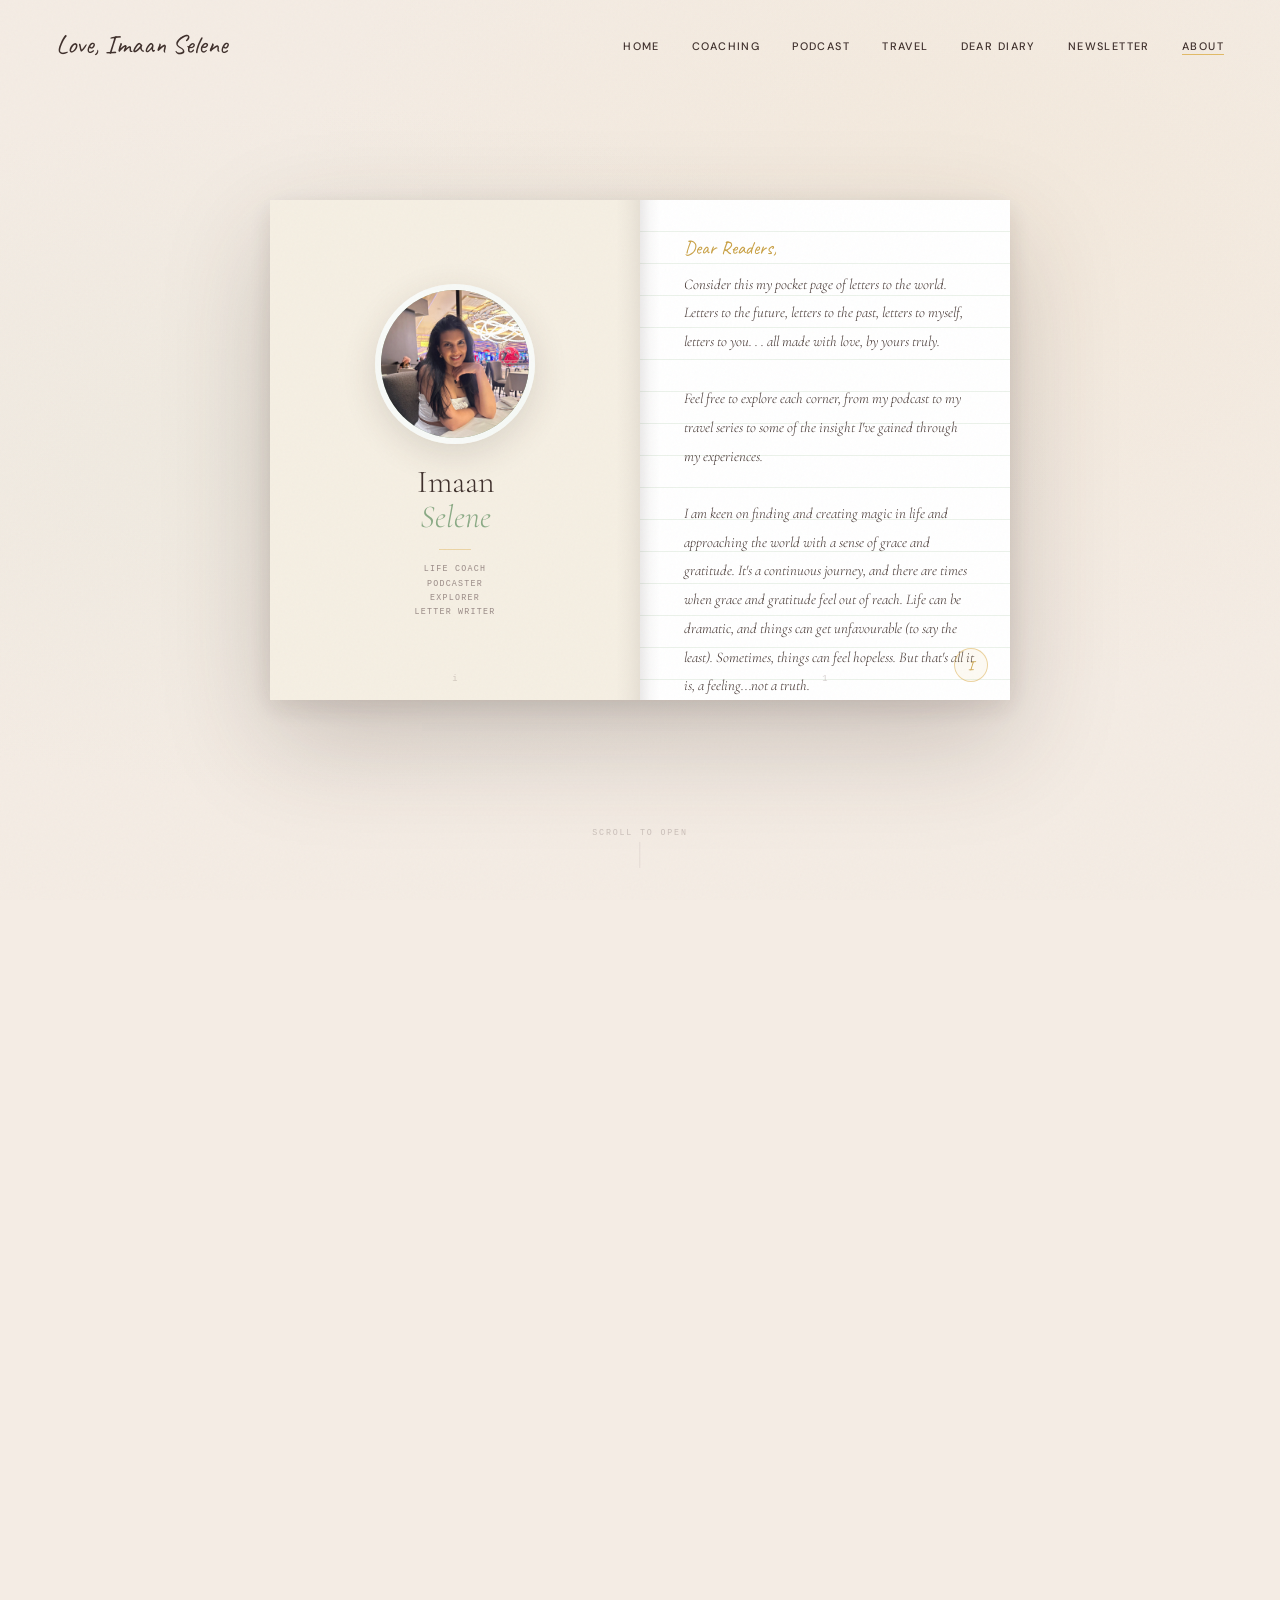
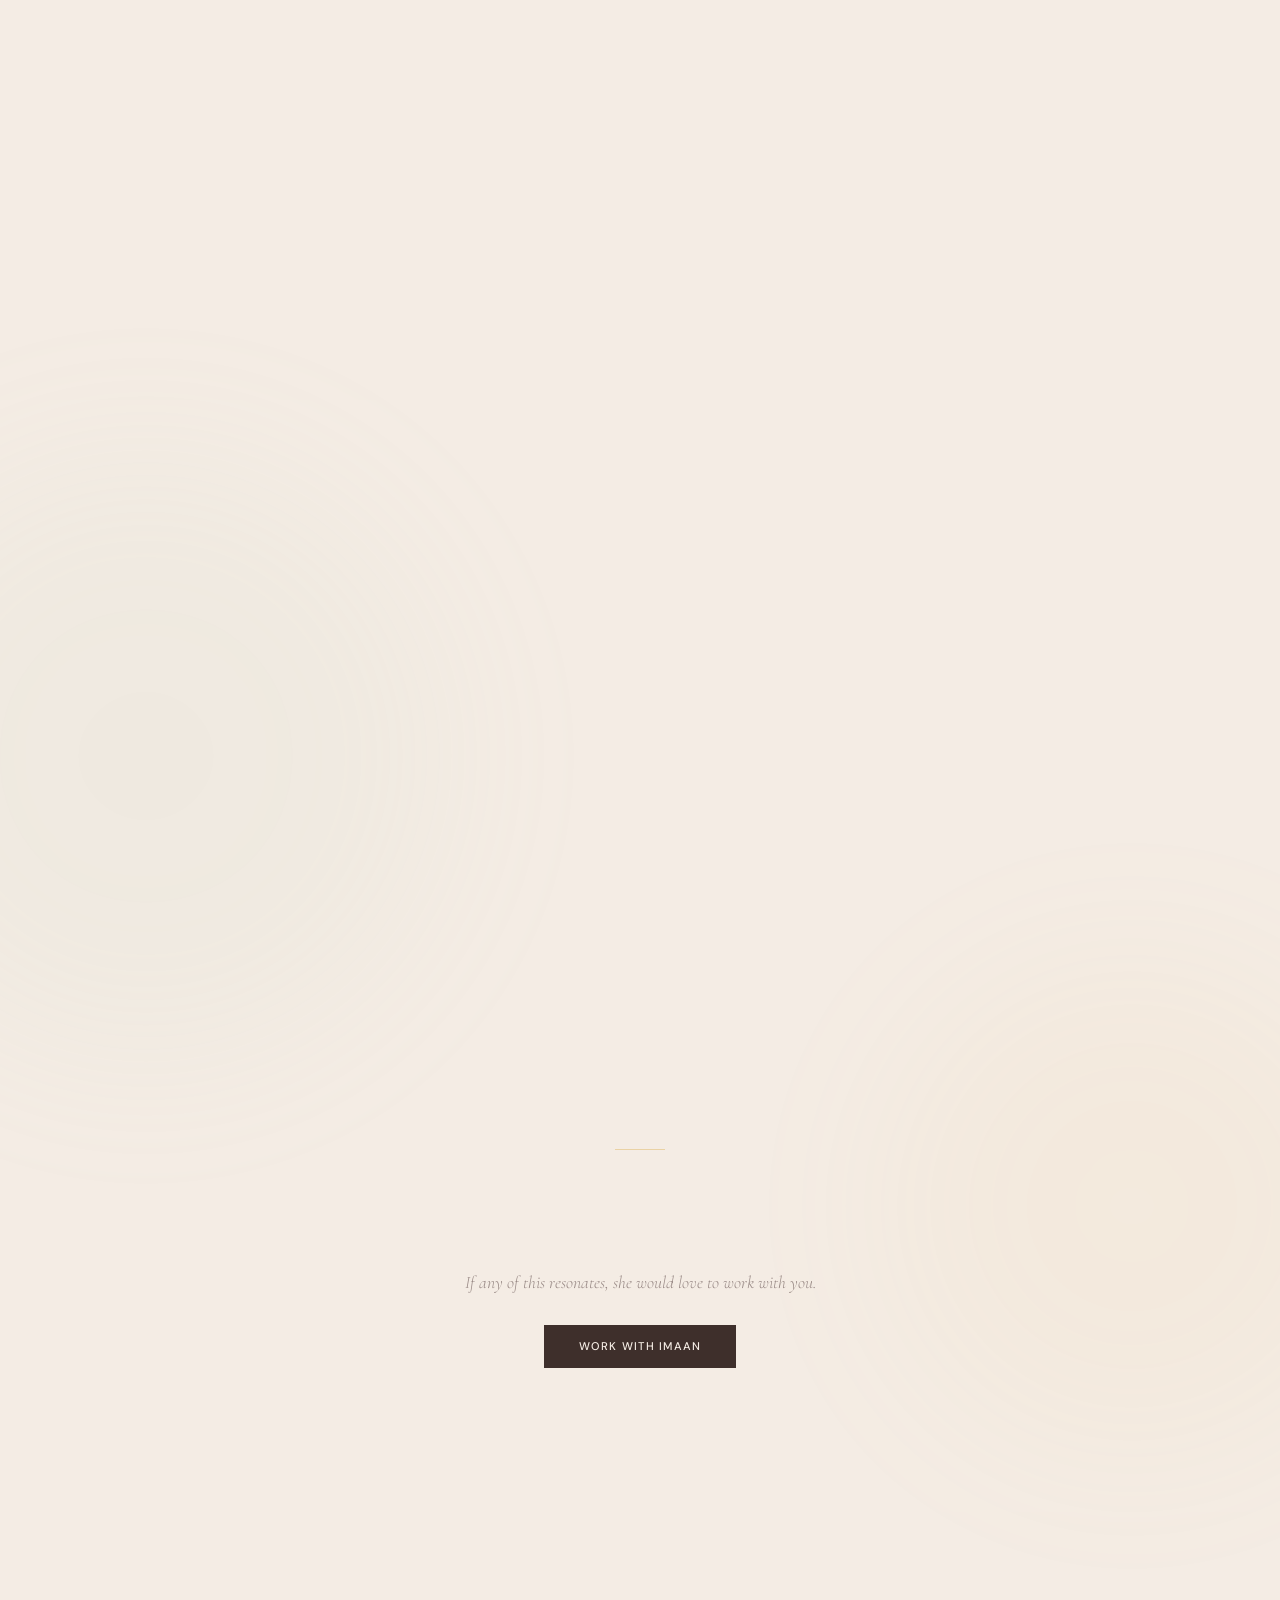
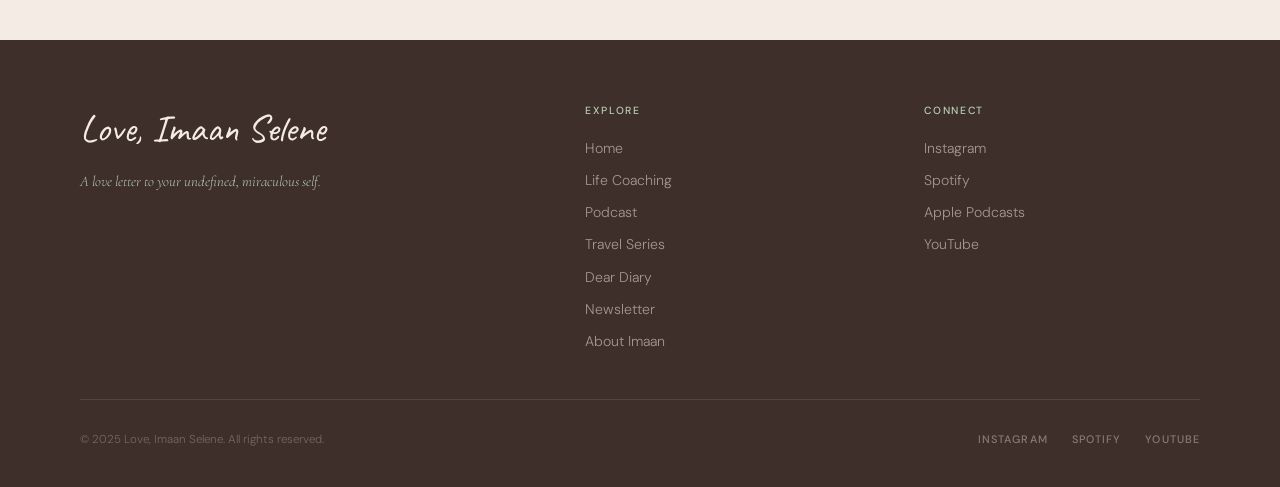
<file: about (1).html>
<!DOCTYPE html>
<html lang="en">
<head>
  <meta charset="UTF-8" />
  <meta name="viewport" content="width=device-width, initial-scale=1.0" />
  <title>About | Love, Imaan Selene</title>
  <meta name="description" content="Meet Imaan Selene: life coach, podcaster, traveller, letter writer." />
  <link href="https://fonts.googleapis.com/css2?family=Cormorant+Garamond:ital,wght@0,300;0,400;0,600;1,300;1,400;1,600&family=DM+Sans:wght@300;400;500&family=Caveat:wght@400;600&display=swap" rel="stylesheet" />
<style>
:root{
  --sage:#B8CFB4;--sage-light:#d4e4d1;--sage-dark:#8aaa85;
  --espresso:#3E2F2B;--espresso-mid:#6b5551;
  --gold:#E1BA66;--gold-dark:#c9a145;
  --linen:#F4ECE4;--muted:#9a8b87;--ink:#2a1f1c;
  --font-display:'Cormorant Garamond',serif;
  --font-body:'DM Sans',sans-serif;
  --font-script:'Caveat',cursive;
  --font-mono:'Courier New',monospace;
}
*,*::before,*::after{box-sizing:border-box;margin:0;padding:0;}
html{scroll-behavior:smooth;}
body{background:var(--linen);color:var(--espresso);font-family:var(--font-body);font-weight:300;overflow-x:hidden;}
body::after{content:'';position:fixed;inset:0;background-image:url("data:image/svg+xml,%3Csvg viewBox='0 0 512 512' xmlns='http://www.w3.org/2000/svg'%3E%3Cfilter id='n'%3E%3CfeTurbulence type='fractalNoise' baseFrequency='0.75' numOctaves='4' stitchTiles='stitch'/%3E%3C/filter%3E%3Crect width='100%25' height='100%25' filter='url(%23n)'/%3E%3C/svg%3E");opacity:0.028;pointer-events:none;z-index:9000;}

/* NAV */
nav{position:fixed;top:0;left:0;right:0;z-index:500;padding:1.75rem 3.5rem;display:flex;align-items:center;justify-content:space-between;transition:all 0.5s ease;}
nav.scrolled{background:rgba(244,236,228,0.92);backdrop-filter:blur(16px);padding:1rem 3.5rem;border-bottom:1px solid rgba(184,207,180,0.35);}
.nav-wordmark{font-family:var(--font-script);font-size:1.65rem;color:var(--espresso);text-decoration:none;transition:color 0.3s;}
.nav-wordmark:hover{color:var(--gold-dark);}
.nav-links{display:flex;gap:2rem;list-style:none;}
.nav-links a{font-family:var(--font-body);font-size:0.68rem;font-weight:500;letter-spacing:0.13em;text-transform:uppercase;color:var(--espresso);text-decoration:none;position:relative;padding-bottom:2px;transition:color 0.3s;}
.nav-links a::after{content:'';position:absolute;bottom:0;left:0;width:0;height:1px;background:var(--gold);transition:width 0.35s ease;}
.nav-links a:hover{color:var(--gold-dark);}
.nav-links a:hover::after,.nav-links a.active::after{width:100%;}
.nav-toggle{display:none;flex-direction:column;gap:5px;background:none;border:none;cursor:pointer;padding:4px;}
.nav-toggle span{display:block;width:24px;height:1px;background:var(--espresso);}
.mobile-nav{position:fixed;inset:0;background:var(--espresso);z-index:800;display:flex;flex-direction:column;align-items:center;justify-content:center;gap:2.5rem;transform:translateX(100%);transition:transform 0.55s cubic-bezier(0.77,0,0.175,1);}
.mobile-nav.open{transform:translateX(0);}
.mobile-nav a{font-family:var(--font-display);font-size:2.4rem;font-weight:300;color:var(--linen);text-decoration:none;transition:color 0.3s;}
.mobile-nav a:hover{color:var(--gold);}
.mobile-nav-close{position:absolute;top:2rem;right:2.5rem;background:none;border:none;font-family:var(--font-display);font-size:2rem;color:var(--linen);cursor:pointer;}
.btn{font-family:var(--font-body);font-size:0.7rem;font-weight:500;letter-spacing:0.11em;text-transform:uppercase;text-decoration:none;display:inline-flex;align-items:center;gap:0.6rem;transition:all 0.3s ease;border:none;cursor:pointer;}
.btn-dark{background:var(--espresso);color:var(--linen);padding:0.9rem 2.2rem;}
.btn-dark:hover{background:var(--ink);transform:translateY(-2px);}

/* REVEAL */
.fade-in,.fade-left,.fade-right{opacity:0;transition:opacity 1.1s cubic-bezier(0.25,0.46,0.45,0.94),transform 1.1s cubic-bezier(0.25,0.46,0.45,0.94);}
.fade-in{transform:translateY(22px);}.fade-left{transform:translateX(-25px);}.fade-right{transform:translateX(25px);}
.fade-in.visible,.fade-left.visible,.fade-right.visible{opacity:1;transform:none;}
.d1{transition-delay:0.12s;}.d2{transition-delay:0.24s;}.d3{transition-delay:0.36s;}

/* BOOK SCROLL */
.book-scroll-stage{height:400vh;position:relative;}
.book-sticky{position:sticky;top:0;height:100vh;display:flex;align-items:center;justify-content:center;overflow:hidden;background:var(--linen);}
.book-sticky::before{content:'';position:absolute;inset:0;background:radial-gradient(ellipse at 25% 50%,rgba(184,207,180,0.09) 0%,transparent 55%),radial-gradient(ellipse at 75% 25%,rgba(225,186,102,0.06) 0%,transparent 50%);pointer-events:none;z-index:0;}
.scroll-hint{position:absolute;bottom:2rem;left:50%;transform:translateX(-50%);font-family:var(--font-mono);font-size:0.52rem;letter-spacing:0.22em;text-transform:uppercase;color:var(--muted);opacity:0.45;display:flex;flex-direction:column;align-items:center;gap:5px;z-index:20;transition:opacity 0.4s;}
.scroll-hint span{display:block;width:1px;height:26px;background:var(--muted);opacity:0.35;}
.book-perspective{perspective:1600px;position:relative;z-index:10;width:100%;height:100%;display:flex;align-items:center;justify-content:center;}

/* SPINE */
.b-spine{position:absolute;width:56px;height:340px;background:var(--espresso);display:flex;align-items:center;justify-content:center;box-shadow:5px 0 20px rgba(62,47,43,0.28),2px 0 6px rgba(62,47,43,0.15);will-change:transform,opacity;}
.b-spine::before{content:'';position:absolute;inset:8px;border:0.5px solid rgba(225,186,102,0.15);pointer-events:none;}
.b-spine-title{font-family:var(--font-display);font-size:0.95rem;font-weight:300;color:var(--gold);writing-mode:vertical-rl;text-orientation:mixed;transform:rotate(180deg);letter-spacing:0.25em;text-transform:uppercase;}
.b-spine-author{position:absolute;bottom:1.1rem;font-family:var(--font-script);font-size:0.72rem;color:rgba(225,186,102,0.42);writing-mode:vertical-rl;transform:rotate(180deg);letter-spacing:0.08em;}
.b-spine-rule{position:absolute;top:1.2rem;left:50%;transform:translateX(-50%);width:1px;height:50px;background:rgba(225,186,102,0.25);}

/* COVER */
.b-cover{position:absolute;width:295px;height:400px;background:var(--espresso);display:flex;flex-direction:column;justify-content:space-between;padding:2.75rem 2.25rem;box-shadow:10px 14px 50px rgba(62,47,43,0.32),3px 4px 12px rgba(62,47,43,0.2);will-change:transform,opacity;opacity:0;}
.b-cover::before{content:'';position:absolute;inset:0;background:radial-gradient(ellipse at 35% 25%,rgba(225,186,102,0.1) 0%,transparent 55%),radial-gradient(ellipse at 70% 75%,rgba(184,207,180,0.06) 0%,transparent 50%);pointer-events:none;}
.b-cover-border{position:absolute;inset:12px;border:0.5px solid rgba(225,186,102,0.18);pointer-events:none;}
.b-cover-eyebrow{font-family:var(--font-mono);font-size:0.48rem;letter-spacing:0.28em;text-transform:uppercase;color:rgba(225,186,102,0.4);position:relative;z-index:1;}
.b-cover-quote{font-family:var(--font-display);font-size:1.6rem;font-weight:300;font-style:italic;color:var(--linen);line-height:1.15;position:relative;z-index:1;}
.b-cover-quote em{color:var(--gold);}
.b-cover-bottom{position:relative;z-index:1;}
.b-cover-rule{width:28px;height:1px;background:rgba(225,186,102,0.3);margin-bottom:0.6rem;}
.b-cover-name{font-family:var(--font-script);font-size:1.15rem;color:rgba(244,236,228,0.45);}

/* OPEN BOOK */
.b-open{position:absolute;width:740px;height:500px;display:grid;grid-template-columns:1fr 1fr;box-shadow:0 40px 100px rgba(62,47,43,0.22),0 8px 24px rgba(62,47,43,0.12);will-change:transform,opacity;opacity:0;}
.b-page-left{background:#f5efe3;display:flex;flex-direction:column;align-items:center;justify-content:center;padding:3rem 2.5rem;position:relative;}
.b-page-left::after{content:'';position:absolute;right:0;top:0;bottom:0;width:24px;background:linear-gradient(to left,rgba(62,47,43,0.08),rgba(62,47,43,0.03),transparent);pointer-events:none;}
.b-portrait{width:160px;height:160px;border-radius:50%;background:linear-gradient(135deg,var(--sage) 0%,var(--sage-dark) 100%);border:6px solid rgba(255,255,255,0.92);box-shadow:0 10px 35px rgba(62,47,43,0.14);overflow:hidden;display:flex;align-items:center;justify-content:center;}
.b-portrait img{width:100%;height:100%;object-fit:cover;object-position:center 20%;}
.b-portrait-name{font-family:var(--font-display);font-size:2rem;font-weight:300;color:var(--espresso);margin-top:1.25rem;text-align:center;line-height:1.1;}
.b-portrait-name em{font-style:italic;color:var(--sage-dark);}
.b-portrait-divider{width:32px;height:1px;background:var(--gold);opacity:0.5;margin:0.9rem auto;}
.b-portrait-tags{display:flex;flex-direction:column;gap:0.32rem;align-items:center;}
.b-portrait-tag{font-family:var(--font-mono);font-size:0.52rem;letter-spacing:0.15em;text-transform:uppercase;color:var(--muted);}
.b-page-num-left{position:absolute;bottom:1rem;font-family:var(--font-mono);font-size:0.55rem;color:var(--muted);opacity:0.4;}
.b-page-right{background:white;position:relative;overflow:hidden;}
.b-page-lines{position:absolute;inset:0;background:repeating-linear-gradient(to bottom,transparent,transparent 31px,rgba(184,207,180,0.28) 31px,rgba(184,207,180,0.28) 32px);pointer-events:none;}
.b-spine-centre{position:absolute;left:0;top:0;bottom:0;width:20px;background:linear-gradient(to right,rgba(62,47,43,0.1),rgba(62,47,43,0.03),transparent);pointer-events:none;z-index:2;}
.b-letter{position:relative;z-index:1;padding:2.25rem 2.25rem 2.25rem 2.75rem;height:100%;display:flex;flex-direction:column;}
.b-letter-dear{font-family:var(--font-script);font-size:1.2rem;color:var(--gold-dark);display:block;margin-bottom:0.6rem;}
.b-letter-text{font-family:var(--font-display);font-style:italic;font-size:0.92rem;color:var(--espresso);line-height:1.95;flex:1;}
.b-letter-sig{font-family:var(--font-script);font-size:1.15rem;color:var(--gold-dark);display:block;margin-top:auto;padding-top:0.6rem;}
.b-wax{position:absolute;bottom:1.1rem;right:1.4rem;width:34px;height:34px;border-radius:50%;border:1.5px solid rgba(225,186,102,0.6);display:flex;align-items:center;justify-content:center;font-family:var(--font-script);font-size:0.85rem;color:var(--gold-dark);background:rgba(225,186,102,0.08);z-index:3;}
.b-page-num-right{position:absolute;bottom:1rem;left:50%;transform:translateX(-50%);font-family:var(--font-mono);font-size:0.55rem;color:var(--muted);opacity:0.4;z-index:3;}

/* CANVAS */
.canvas{background:var(--linen);position:relative;padding:0 5rem;}
.breathe{height:5rem;}.breathe-lg{height:9rem;}
.divider{width:60px;height:1px;background:var(--sage);margin:0 auto;opacity:0.6;}
.gold-divider{width:50px;height:1px;background:var(--gold);margin:0 auto;opacity:0.5;}
.stain{position:absolute;pointer-events:none;border-radius:50%;filter:blur(90px);opacity:0.07;}
.beliefs-wrap{text-align:center;max-width:680px;margin:0 auto;}
.beliefs-label{font-family:var(--font-script);font-size:1.1rem;color:var(--gold-dark);display:block;margin-bottom:1rem;}
.beliefs-heading{font-family:var(--font-display);font-size:clamp(1.8rem,3vw,2.6rem);font-weight:300;color:var(--espresso);}
.beliefs-heading em{font-style:italic;color:var(--sage-dark);}
.belief-line{font-family:var(--font-display);font-size:clamp(1.4rem,2.5vw,2rem);font-weight:300;font-style:italic;color:var(--gold-dark);display:block;margin:2rem 0;opacity:0;transition:opacity 1s ease,transform 1s ease;transform:translateY(16px);}
.belief-line.visible{opacity:1;transform:translateY(0);}
.cta-wrap{text-align:center;}

/* A FEW THINGS ABOUT ME */
.about-wrap{max-width:720px;margin:0 auto;text-align:center;}
.about-grid{display:grid;grid-template-columns:1fr 1fr;gap:2.5rem 3rem;margin-top:2.5rem;text-align:left;}
.about-item{display:flex;flex-direction:column;gap:0.5rem;padding-bottom:1.5rem;border-bottom:1px solid rgba(184,207,180,0.35);}
.about-q{font-family:var(--font-mono);font-size:0.58rem;letter-spacing:0.14em;text-transform:uppercase;color:var(--muted);}
.about-a{font-family:var(--font-display);font-style:italic;font-size:1.15rem;font-weight:300;color:var(--espresso);line-height:1.4;}
.about-ps{font-family:var(--font-script);font-size:1.1rem;color:var(--muted);margin-top:2.5rem;text-align:center;opacity:0.8;}

@media(max-width:680px){.about-grid{grid-template-columns:1fr;}}

footer{background:var(--espresso);padding:4rem 5rem 2.5rem;color:var(--linen);margin-top:8rem;}
.footer-top{display:grid;grid-template-columns:1.6fr 1fr 1fr;gap:4rem;padding-bottom:3rem;border-bottom:1px solid rgba(184,207,180,0.15);}
.footer-wordmark{font-family:var(--font-script);font-size:2.4rem;color:var(--linen);display:block;margin-bottom:1rem;}
.footer-tagline{font-family:var(--font-display);font-style:italic;font-size:0.92rem;color:var(--sage);line-height:1.75;max-width:260px;}
.footer-col-head{font-size:0.65rem;font-weight:500;letter-spacing:0.16em;text-transform:uppercase;color:var(--sage);margin-bottom:1.25rem;}
.footer-list{list-style:none;display:flex;flex-direction:column;gap:0.7rem;}
.footer-list a{color:rgba(244,236,228,0.55);text-decoration:none;font-size:0.88rem;transition:color 0.3s;}
.footer-list a:hover{color:var(--gold);}
.footer-bottom{display:flex;justify-content:space-between;align-items:center;padding-top:2rem;}
.footer-copy{font-size:0.72rem;color:rgba(244,236,228,0.3);}
.footer-socials{display:flex;gap:1.5rem;}
.footer-socials a{font-size:0.68rem;font-weight:500;letter-spacing:0.1em;text-transform:uppercase;color:rgba(244,236,228,0.4);text-decoration:none;transition:color 0.3s;}
.footer-socials a:hover{color:var(--gold);}

@media(max-width:960px){
  nav{padding:1.25rem 1.75rem;}nav.scrolled{padding:0.9rem 1.75rem;}
  .nav-links{display:none;}.nav-toggle{display:flex;}
  .canvas{padding:0 2rem;}
  .b-open{width:95vw;grid-template-columns:1fr;height:auto;}
  .b-page-left,.b-page-right{min-height:45vh;}
  .b-portrait{width:120px;height:120px;}
  footer{padding:3rem 2rem 2rem;margin-top:5rem;}
  .footer-top{grid-template-columns:1fr;gap:2.5rem;}
  .footer-bottom{flex-direction:column;gap:1rem;text-align:center;}
}
</style>
</head>
<body>

<div class="mobile-nav">
  <button class="mobile-nav-close">✕</button>
  <a href="./index.html">Home</a>
  <a href="./coaching.html">Coaching</a>
  <a href="./podcast.html">Podcast</a>
  <a href="./travel.html">Travel</a>
  <a href="./diary.html">Dear Diary</a>
  <a href="./newsletter.html">Newsletter</a>
  <a href="./about.html">About</a>
</div>

<nav id="main-nav">
  <a href="./index.html" class="nav-wordmark">Love, Imaan Selene</a>
  <ul class="nav-links">
    <li><a href="./index.html">Home</a></li>
    <li><a href="./coaching.html">Coaching</a></li>
    <li><a href="./podcast.html">Podcast</a></li>
    <li><a href="./travel.html">Travel</a></li>
    <li><a href="./diary.html">Dear Diary</a></li>
    <li><a href="./newsletter.html">Newsletter</a></li>
    <li><a href="./about.html" class="active">About</a></li>
  </ul>
  <button class="nav-toggle" aria-label="Open menu"><span></span><span></span><span></span></button>
</nav>

<main>

<!-- BOOK SCROLL -->
<div class="book-scroll-stage" id="bookStage">
  <div class="book-sticky">

    <div class="scroll-hint" id="scrollHint">
      scroll to open
      <span></span>
    </div>

    <div class="book-perspective">

      <!-- SPINE -->
      <div class="b-spine" id="bSpine">
        <div class="b-spine-rule"></div>
        <span class="b-spine-title">About Imaan</span>
        <span class="b-spine-author">Love, Imaan Selene</span>
      </div>

      <!-- COVER -->
      <div class="b-cover" id="bCover">
        <div class="b-cover-border"></div>
        <span class="b-cover-eyebrow">Love, Imaan Selene</span>
        <div>
          <p class="b-cover-quote">About <em>Imaan</em></p>
        </div>
        <div class="b-cover-bottom">
          <div class="b-cover-rule"></div>
          <span class="b-cover-name">Imaan Selene</span>
        </div>
      </div>

      <!-- OPEN BOOK -->
      <div class="b-open" id="bOpen">
        <div class="b-page-left">
          <div class="b-portrait">
            <img src="./assets/images/imaan.jpg" alt="Imaan Selene"
              onerror="this.parentElement.style.background='linear-gradient(135deg,#B8CFB4,#8aaa85)'"/>
          </div>
          <p class="b-portrait-name">Imaan<br><em>Selene</em></p>
          <div class="b-portrait-divider"></div>
          <div class="b-portrait-tags">
            <span class="b-portrait-tag">Life Coach</span>
            <span class="b-portrait-tag">Podcaster</span>
            <span class="b-portrait-tag">Explorer</span>
            <span class="b-portrait-tag">Letter Writer</span>
          </div>
          <span class="b-page-num-left">i</span>
        </div>

        <div class="b-page-right">
          <div class="b-page-lines"></div>
          <div class="b-spine-centre"></div>
          <div class="b-letter">
            <span class="b-letter-dear">Dear Readers,</span>
            <p class="b-letter-text">
              Consider this my pocket page of letters to the world. Letters to the future, letters to the past, letters to myself, letters to you. . . all made with love, by yours truly.<br><br>
              Feel free to explore each corner, from my podcast to my travel series to some of the insight I've gained through my experiences.<br><br>
              I am keen on finding and creating magic in life and approaching the world with a sense of grace and gratitude. It's a continuous journey, and there are times when grace and gratitude feel out of reach. Life can be dramatic, and things can get unfavourable (to say the least). Sometimes, things can feel hopeless. But that's all it is, a feeling...not a truth.<br><br>
              My content is aimed at those of you who want to receive the beauty that life has to offer, even when things do feel hopeless. I hope through the stories I share, you see a little bit of yourself and have the space to reflect, heal, grow and potentially even redefine yourself and your approach to life. After all, we only have one to live...so why not take a shot on yourself?<br><br>
              Magic and beauty are all around us; we just have to stop to notice it. Stick around, and let's uncover it together.
            </p>
            <span class="b-letter-sig">With love, Imaan Selene ♡</span>
          </div>
          <div class="b-wax">I</div>
          <span class="b-page-num-right">1</span>
        </div>
      </div>

    </div>
  </div>
</div>

<!-- BELOW BOOK -->
<div class="canvas">
  <div class="stain" style="width:600px;height:600px;background:var(--sage);top:5%;left:-12%;"></div>
  <div class="stain" style="width:500px;height:500px;background:var(--gold);top:50%;right:-8%;opacity:0.05;"></div>

  <div class="breathe-lg"></div>

  <!-- A FEW THINGS ABOUT ME -->
  <div class="about-wrap fade-in">
    <span class="beliefs-label">a few things about me</span>
    <div class="about-grid">
      <div class="about-item fade-in d1">
        <span class="about-q">The first thing I do in the morning</span>
        <span class="about-a">A guided meditation and 3 deep breaths.</span>
      </div>
      <div class="about-item fade-in d2">
        <span class="about-q">The thing I always manage to lose</span>
        <span class="about-a">My phone.</span>
      </div>
      <div class="about-item fade-in d1">
        <span class="about-q">I feel most like myself when</span>
        <span class="about-a">I am dancing alone.</span>
      </div>
      <div class="about-item fade-in d2">
        <span class="about-q">I am currently learning</span>
        <span class="about-a">Muay Thai.</span>
      </div>
      <div class="about-item fade-in d1">
        <span class="about-q">Something people don't expect about me</span>
        <span class="about-a">I can rap every lyric of Look At Me Now.</span>
      </div>
      <div class="about-item fade-in d2">
        <span class="about-q">I knew I was meant to do this work when</span>
        <span class="about-a">I attended a Tony Robbins seminar in 2023 and have never been the same since.</span>
      </div>
    </div>
    <p class="about-ps fade-in d3">Oh, and my coffee order is an iced vanilla latte, almond milk, less vanilla. In case you were wondering.</p>
  </div>

  <div class="breathe-lg"></div>
  <div class="gold-divider fade-in"></div>
  <div class="breathe-lg"></div>

  <div class="cta-wrap fade-in">
    <p style="font-family:var(--font-display);font-style:italic;font-size:1.1rem;color:var(--muted);margin-bottom:2rem;">
      If any of this resonates, she would love to work with you.
    </p>
    <a href="./coaching.html" class="btn btn-dark">Work with Imaan</a>
  </div>

  <div class="breathe-lg"></div>
</div>
</main>

<footer>
  <div class="footer-top">
    <div>
      <span class="footer-wordmark">Love, Imaan Selene</span>
      <p class="footer-tagline">A love letter to your undefined, miraculous self.</p>
    </div>
    <div>
      <p class="footer-col-head">Explore</p>
      <ul class="footer-list">
        <li><a href="./index.html">Home</a></li>
        <li><a href="./coaching.html">Life Coaching</a></li>
        <li><a href="./podcast.html">Podcast</a></li>
        <li><a href="./travel.html">Travel Series</a></li>
        <li><a href="./diary.html">Dear Diary</a></li>
        <li><a href="./newsletter.html">Newsletter</a></li>
        <li><a href="./about.html">About Imaan</a></li>
      </ul>
    </div>
    <div>
      <p class="footer-col-head">Connect</p>
      <ul class="footer-list">
        <li><a href="#">Instagram</a></li>
        <li><a href="https://open.spotify.com/show/5Sxr6LQtSy9O7dOQoIKeBu" target="_blank" rel="noopener">Spotify</a></li>
        <li><a href="https://podcasts.apple.com/ca/podcast/love-imaan-selene/id1691212103" target="_blank" rel="noopener">Apple Podcasts</a></li>
        <li><a href="https://www.youtube.com/@imaanselene" target="_blank" rel="noopener">YouTube</a></li>
      </ul>
    </div>
  </div>
  <div class="footer-bottom">
    <p class="footer-copy">© 2025 Love, Imaan Selene. All rights reserved.</p>
    <div class="footer-socials">
      <a href="#">Instagram</a>
      <a href="https://open.spotify.com/show/5Sxr6LQtSy9O7dOQoIKeBu" target="_blank" rel="noopener">Spotify</a>
      <a href="https://www.youtube.com/@imaanselene" target="_blank" rel="noopener">YouTube</a>
    </div>
  </div>
</footer>

<script>
// NAV
const nav = document.getElementById('main-nav');
window.addEventListener('scroll', () => nav.classList.toggle('scrolled', scrollY > 60), { passive: true });

// MOBILE NAV
document.querySelector('.nav-toggle').addEventListener('click', () => document.querySelector('.mobile-nav').classList.add('open'));
document.querySelector('.mobile-nav-close').addEventListener('click', () => document.querySelector('.mobile-nav').classList.remove('open'));
document.querySelectorAll('.mobile-nav a').forEach(a => a.addEventListener('click', () => document.querySelector('.mobile-nav').classList.remove('open')));

// BOOK SCROLL
const stage = document.getElementById('bookStage');
const spine = document.getElementById('bSpine');
const cover = document.getElementById('bCover');
const open  = document.getElementById('bOpen');
const hint  = document.getElementById('scrollHint');

function lerp(a,b,t){return a+(b-a)*Math.min(Math.max(t,0),1);}
function ease(t){return t<0.5?2*t*t:-1+(4-2*t)*t;}

window.addEventListener('scroll', () => {
  const stageTop = stage.getBoundingClientRect().top + scrollY;
  const stageH   = stage.offsetHeight - window.innerHeight;
  const progress = Math.min(Math.max((scrollY - stageTop) / stageH, 0), 1);

  const p1 = ease(Math.min(progress / 0.35, 1));
  const p2 = ease(Math.min((progress - 0.3) / 0.35, 1));
  const p3 = ease(Math.min((progress - 0.62) / 0.38, 1));

  // Spine
  spine.style.transform = `scale(${lerp(1, 3.2, p1)})`;
  spine.style.opacity   = p2 > 0.35 ? lerp(1, 0, (p2-0.35)*2.5) : 1;

  // Cover
  let covOp = 0;
  if(progress > 0.28) covOp = Math.min((progress-0.28)/0.12, 1);
  if(p3 > 0.25)       covOp = lerp(1, 0, (p3-0.25)/0.4);
  cover.style.opacity   = covOp;
  cover.style.transform = `scale(${lerp(0.55, 1, p2)})`;

  // Open book
  open.style.opacity   = p3 > 0.15 ? lerp(0, 1, (p3-0.15)/0.45) : 0;
  open.style.transform = `scale(${lerp(0.82, 1, p3)})`;

  hint.style.opacity = progress > 0.88 ? 0 : 0.45;
}, { passive: true });

// SCROLL REVEAL
const obs = new IntersectionObserver(entries => {
  entries.forEach(e => { if(e.isIntersecting){e.target.classList.add('visible');obs.unobserve(e.target);}});
}, { threshold: 0.1 });
document.querySelectorAll('.fade-in,.fade-left,.fade-right,.belief-line').forEach(el => obs.observe(el));
</script>
</body>
</html>
</file>
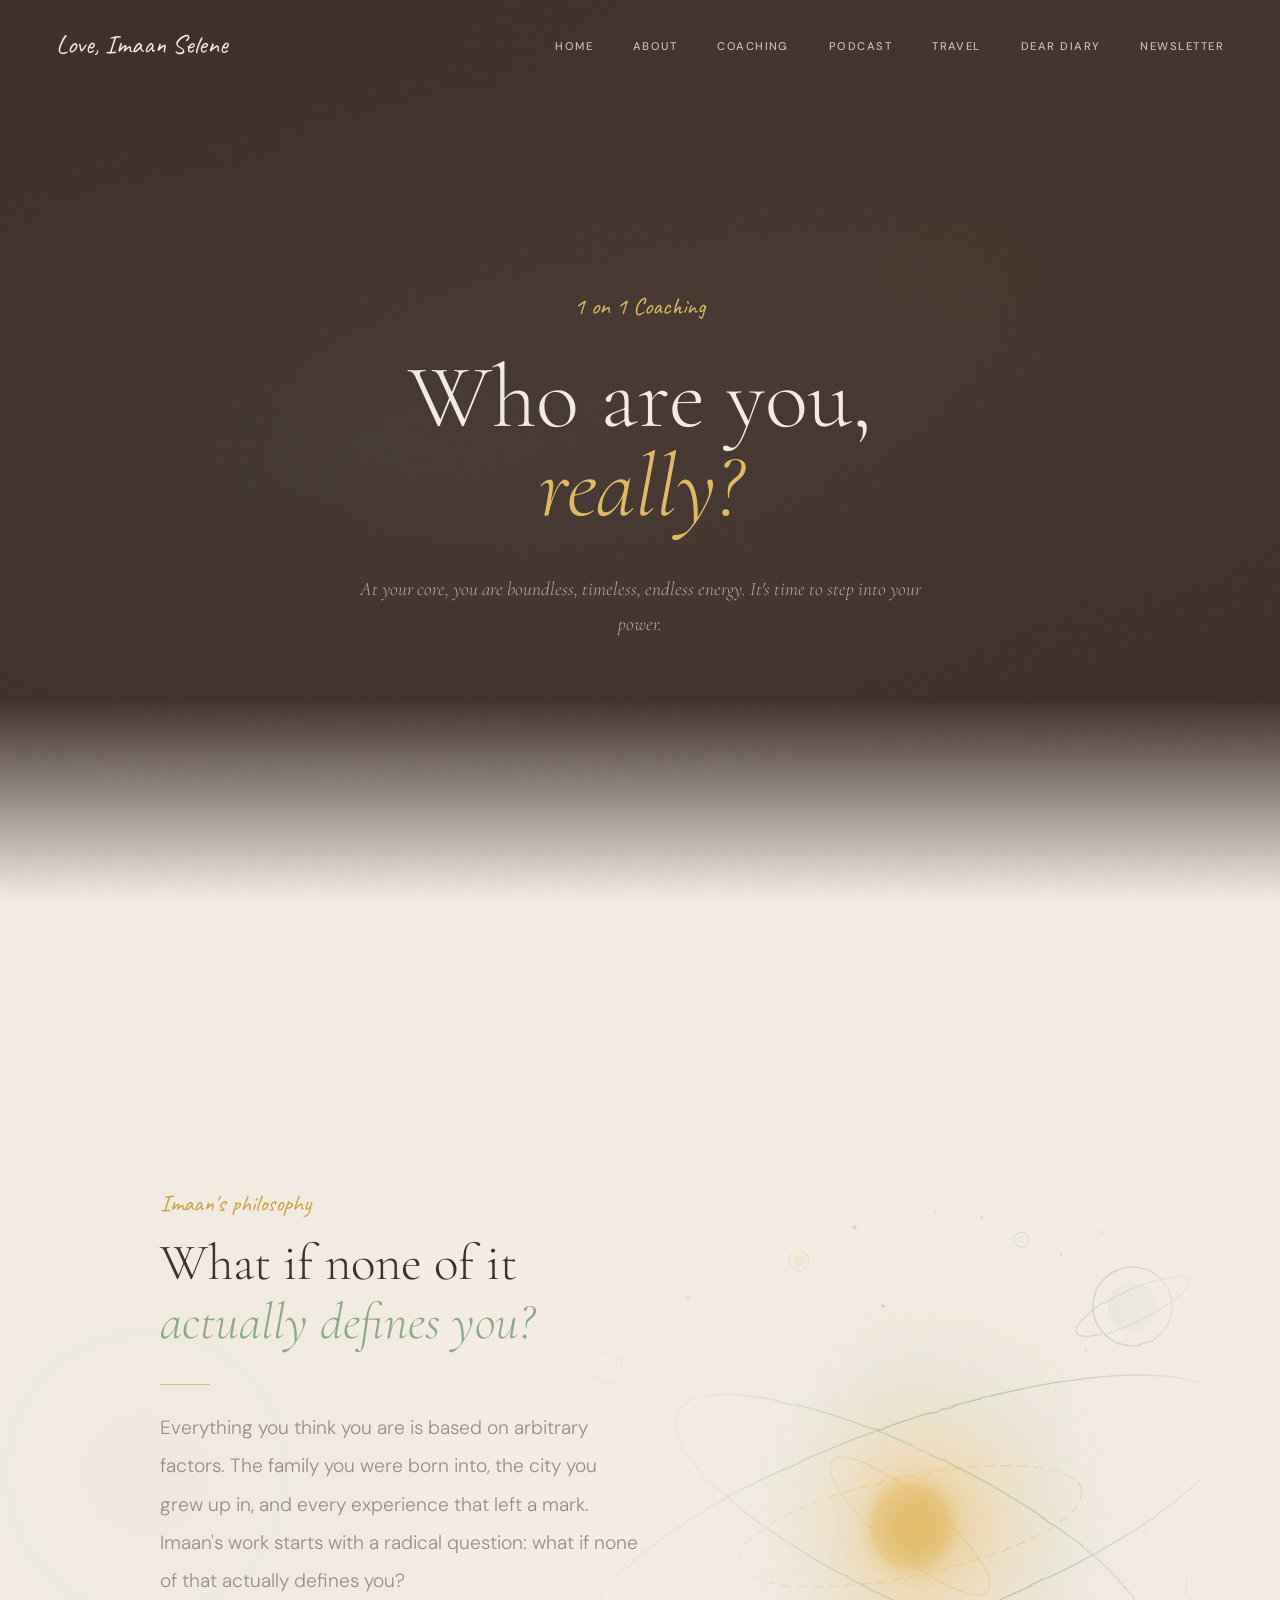
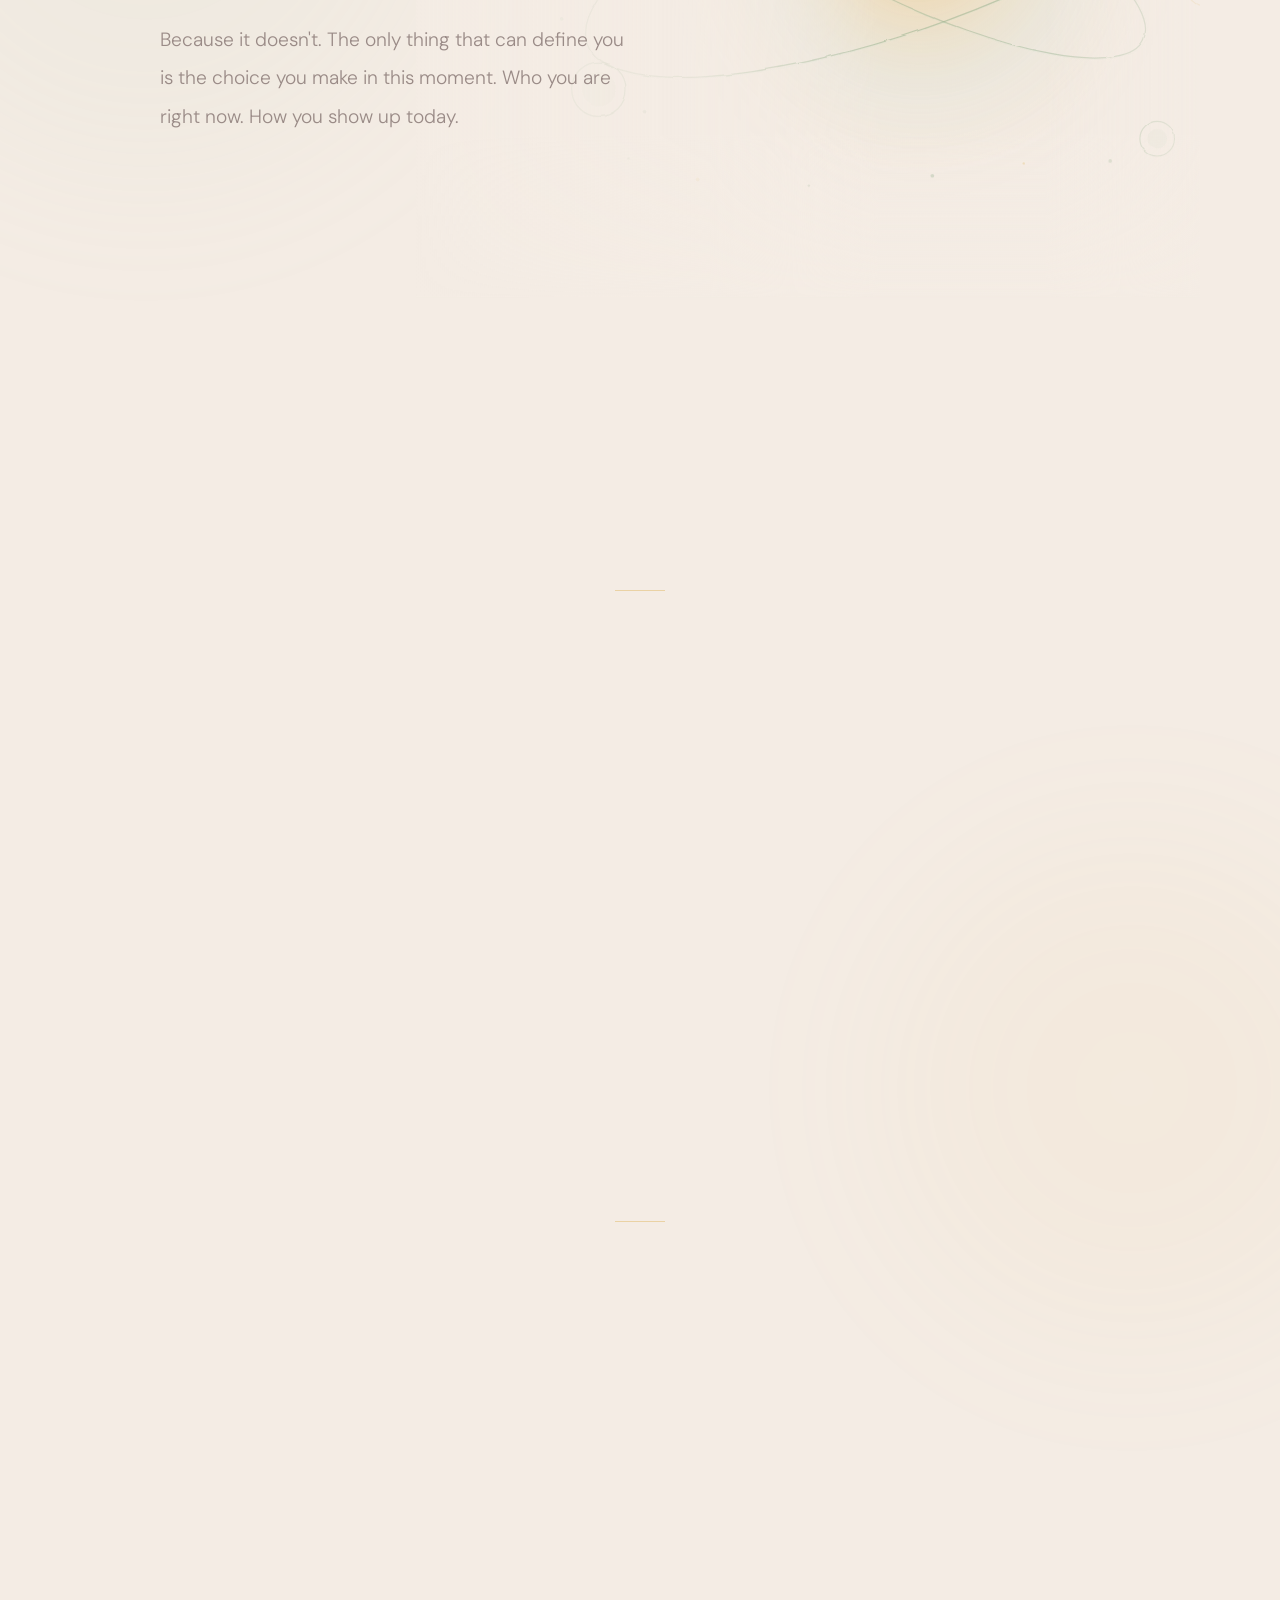
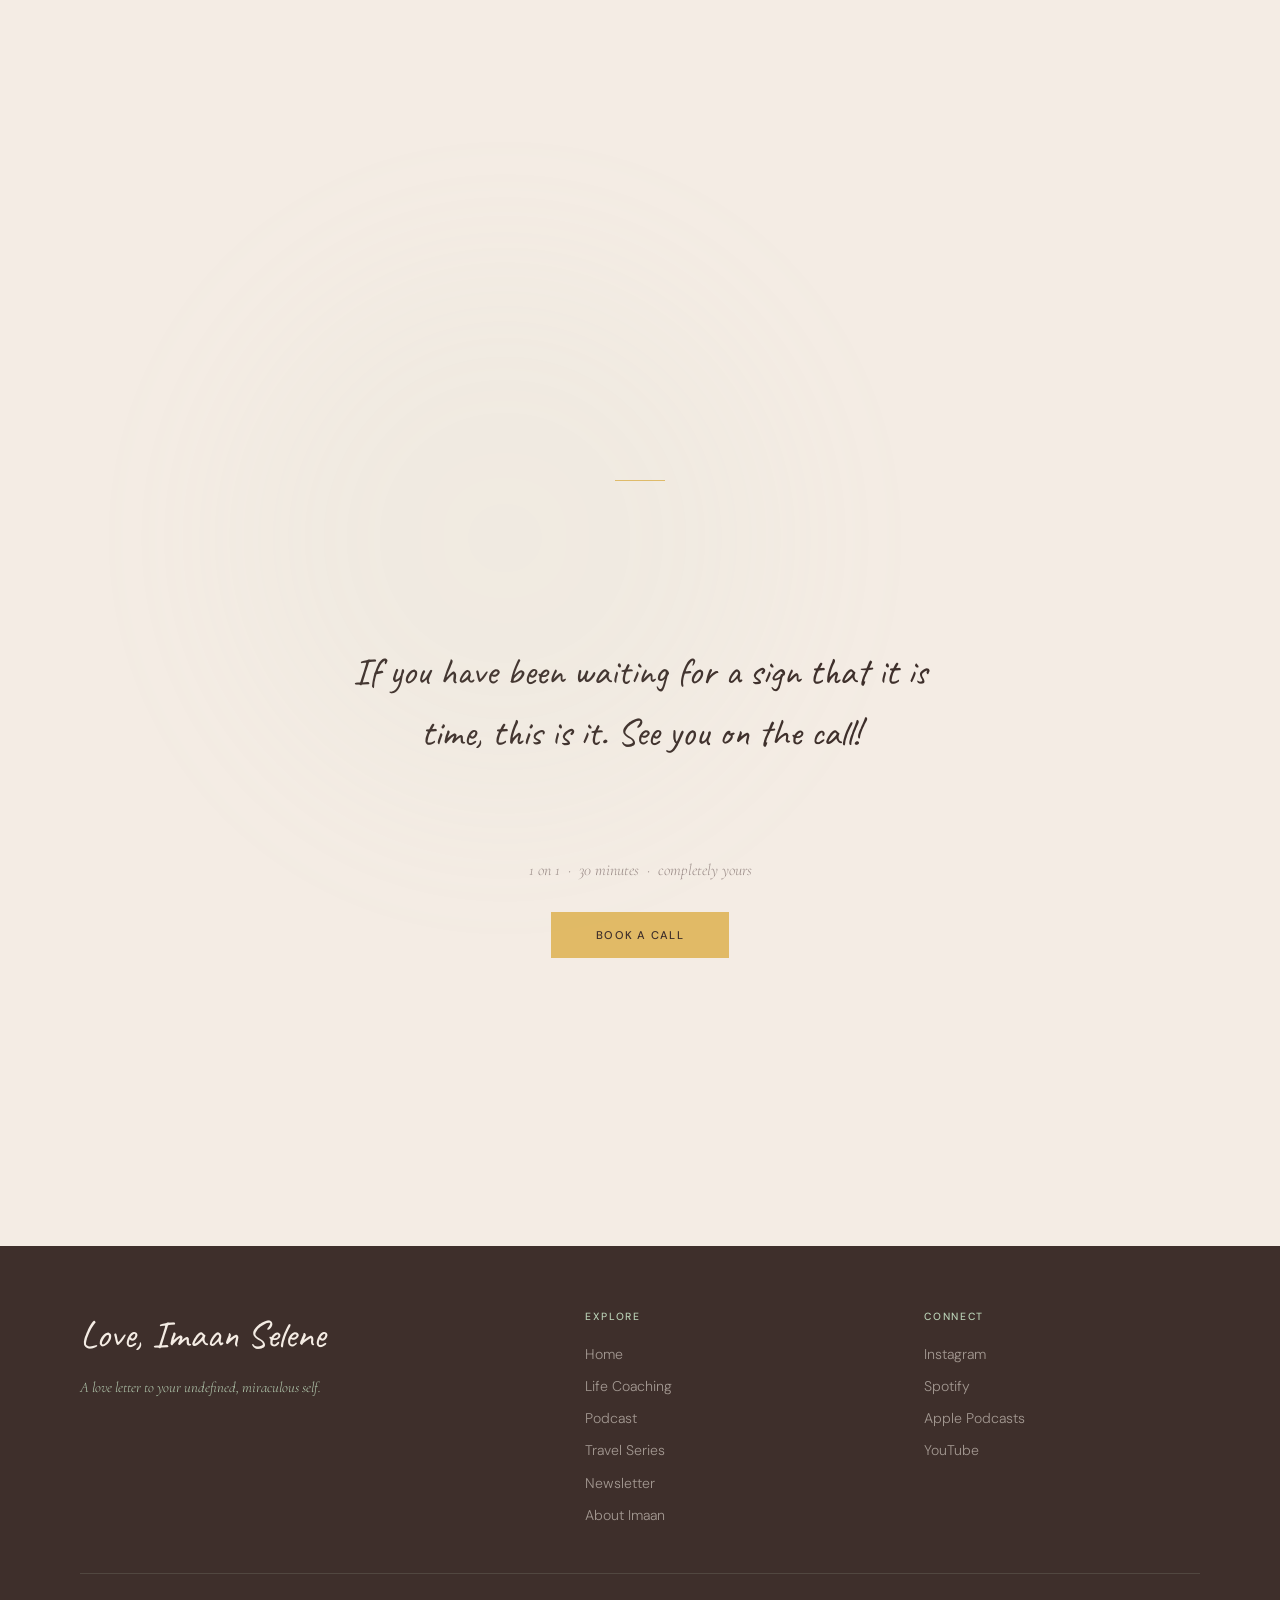
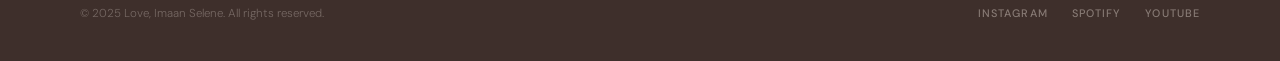
<file: coaching.html>
<!DOCTYPE html>
<html lang="en">
<head>
  <meta charset="UTF-8" />
  <meta name="viewport" content="width=device-width, initial-scale=1.0" />
  <title>1-on-1 Coaching — Love, Imaan Selene</title>
  <meta name="description" content="Who are you, really? 1-on-1 coaching with Imaan Selene." />
  <link href="https://fonts.googleapis.com/css2?family=Cormorant+Garamond:ital,wght@0,300;0,400;0,600;1,300;1,400;1,600&family=DM+Sans:wght@300;400;500&family=Caveat:wght@400;600&display=swap" rel="stylesheet" />
<style>

:root {
  --sage:         #B8CFB4;
  --sage-light:   #d4e4d1;
  --sage-dark:    #8aaa85;
  --espresso:     #3E2F2B;
  --espresso-mid: #6b5551;
  --gold:         #E1BA66;
  --gold-dark:    #c9a145;
  --linen:        #F4ECE4;
  --muted:        #9a8b87;
  --ink:          #2a1f1c;
  --font-display: 'Cormorant Garamond', serif;
  --font-body:    'DM Sans', sans-serif;
  --font-script:  'Caveat', cursive;
}

*, *::before, *::after { box-sizing: border-box; margin: 0; padding: 0; }
html { scroll-behavior: smooth; }

body {
  background: var(--linen);
  color: var(--espresso);
  font-family: var(--font-body);
  font-weight: 300;
  overflow-x: hidden;
  cursor: auto;
}

body::after {
  content: '';
  position: fixed; inset: 0;
  background-image: url("data:image/svg+xml,%3Csvg viewBox='0 0 512 512' xmlns='http://www.w3.org/2000/svg'%3E%3Cfilter id='n'%3E%3CfeTurbulence type='fractalNoise' baseFrequency='0.75' numOctaves='4' stitchTiles='stitch'/%3E%3C/filter%3E%3Crect width='100%25' height='100%25' filter='url(%23n)'/%3E%3C/svg%3E");
  opacity: 0.028; pointer-events: none; z-index: 9000;
}

/* ── NAV ── */
nav {
  position: fixed; top: 0; left: 0; right: 0; z-index: 500;
  padding: 1.75rem 3.5rem;
  display: flex; align-items: center; justify-content: space-between;
  transition: all 0.5s ease;
}
nav.scrolled {
  backdrop-filter: blur(16px);
  padding: 1rem 3.5rem;
}
nav.on-hero.scrolled {
  background: rgba(62,47,43,0.92);
  border-bottom: 1px solid rgba(225,186,102,0.2);
}
nav.on-linen.scrolled {
  background: rgba(244,236,228,0.92);
  border-bottom: 1px solid rgba(184,207,180,0.35);
}
.nav-wordmark {
  font-family: var(--font-script); font-size: 1.65rem;
  text-decoration: none; transition: color 0.4s;
}
.nav-links { display: flex; gap: 2.5rem; list-style: none; }
.nav-links a {
  font-family: var(--font-body); font-size: 0.7rem; font-weight: 500;
  letter-spacing: 0.13em; text-transform: uppercase;
  text-decoration: none; position: relative; padding-bottom: 2px; transition: color 0.4s;
}
.nav-links a::after {
  content: ''; position: absolute; bottom: 0; left: 0;
  width: 0; height: 1px; background: var(--gold);
  transition: width 0.35s ease;
}
.nav-links a:hover::after, .nav-links a.active::after { width: 100%; }

/* Hero nav colours */
.nav-hero .nav-wordmark { color: var(--linen); }
.nav-hero .nav-links a { color: rgba(244,236,228,0.75); }
.nav-hero .nav-links a:hover { color: var(--gold); }
.nav-hero .nav-toggle span { background: var(--linen); }

/* Linen nav colours */
.nav-linen .nav-wordmark { color: var(--espresso); }
.nav-linen .nav-links a { color: var(--espresso); }
.nav-linen .nav-links a:hover { color: var(--gold-dark); }
.nav-linen .nav-toggle span { background: var(--espresso); }

.nav-toggle {
  display: none; flex-direction: column; gap: 5px;
  background: none; border: none; cursor: pointer; padding: 4px;
}
.nav-toggle span { display: block; width: 24px; height: 1px; transition: background 0.4s; }

/* MOBILE NAV */
.mobile-nav {
  position: fixed; inset: 0; background: var(--espresso); z-index: 800;
  display: flex; flex-direction: column;
  align-items: center; justify-content: center; gap: 2.5rem;
  transform: translateX(100%);
  transition: transform 0.55s cubic-bezier(0.77,0,0.175,1);
}
.mobile-nav.open { transform: translateX(0); }
.mobile-nav a {
  font-family: var(--font-display); font-size: 2.4rem; font-weight: 300;
  color: var(--linen); text-decoration: none; transition: color 0.3s;
}
.mobile-nav a:hover { color: var(--gold); }
.mobile-nav-close {
  position: absolute; top: 2rem; right: 2.5rem;
  background: none; border: none;
  font-family: var(--font-display); font-size: 2rem;
  color: var(--linen); cursor: pointer;
}

/* BUTTONS */
.btn {
  font-family: var(--font-body); font-size: 0.7rem; font-weight: 500;
  letter-spacing: 0.11em; text-transform: uppercase; text-decoration: none;
  display: inline-flex; align-items: center; gap: 0.6rem;
  transition: all 0.3s ease; border: none;
}
.btn-gold { background: var(--gold); color: var(--espresso); padding: 1rem 2.8rem; }
.btn-gold:hover { background: var(--gold-dark); transform: translateY(-2px); }

/* ANIMATIONS */
@keyframes fadeUp { from{opacity:0;transform:translateY(30px);} to{opacity:1;transform:translateY(0);} }
@keyframes fadeIn { from{opacity:0;} to{opacity:1;} }
@keyframes slowSpin { to{transform:translate(-50%,-50%) rotate(360deg);} }

/* SCROLL REVEAL */
.fade-in, .fade-left, .fade-right {
  opacity: 0;
  transition: opacity 1.1s cubic-bezier(0.25,0.46,0.45,0.94),
              transform 1.1s cubic-bezier(0.25,0.46,0.45,0.94);
}
.fade-in   { transform: translateY(22px); }
.fade-left { transform: translateX(-25px); }
.fade-right{ transform: translateX(25px); }
.fade-in.visible, .fade-left.visible, .fade-right.visible { opacity:1; transform:none; }
.d1{transition-delay:0.12s;} .d2{transition-delay:0.24s;}
.d3{transition-delay:0.36s;} .d4{transition-delay:0.48s;}

/* ── HERO — espresso dark ── */
.hero {
  min-height: 100vh;
  background: var(--espresso);
  display: flex; align-items: center; justify-content: center;
  text-align: center; position: relative; overflow: hidden;
  padding: 10rem 5rem 8rem;
}
.hero::before {
  content: '';
  position: absolute; inset: 0;
  background: radial-gradient(ellipse at 30% 50%, rgba(184,207,180,0.06) 0%, transparent 60%),
              radial-gradient(ellipse at 75% 30%, rgba(225,186,102,0.05) 0%, transparent 55%);
  pointer-events: none;
}
.hero::after {
  content: '';
  position: absolute; bottom: 0; left: 0; right: 0; height: 200px;
  background: linear-gradient(to bottom, transparent, var(--linen));
  pointer-events: none;
}
.hero-inner { position: relative; z-index: 2; max-width: 780px; margin: 0 auto; }
.hero-eyebrow {
  font-family: var(--font-script); font-size: 1.5rem; color: var(--gold);
  display: block; margin-bottom: 2rem;
  opacity: 0; animation: fadeUp 0.9s ease 0.4s forwards;
}
.hero-headline {
  font-family: var(--font-display);
  font-size: clamp(3.5rem, 7vw, 6.5rem);
  font-weight: 300; line-height: 1.0; color: var(--linen);
  opacity: 0; animation: fadeUp 0.9s ease 0.6s forwards;
}
.hero-headline em { font-style: italic; color: var(--gold); display: block; }
.hero-sub {
  font-family: var(--font-display); font-size: 1.2rem;
  font-weight: 300; font-style: italic;
  color: rgba(244,236,228,0.65); line-height: 1.8;
  max-width: 580px; margin: 2.5rem auto 0;
  opacity: 0; animation: fadeUp 0.9s ease 0.8s forwards;
}

/* ── LINEN CANVAS ── */
.canvas { background: var(--linen); position: relative; padding: 0 5rem; }
.breathe    { height: 6rem; }
.breathe-lg { height: 10rem; }
.gold-divider { width: 50px; height: 1px; background: var(--gold); opacity: 0.5; margin: 0 auto; }
.stain { position: absolute; pointer-events: none; border-radius: 50%; filter: blur(90px); opacity: 0.07; }

/* ── PHILOSOPHY SECTION WITH COSMIC ── */
.philosophy-section {
  position: relative;
  padding: 8rem 5rem;
  overflow: hidden;
  min-height: 600px;
}

/* Cosmic SVG — parallax element */
.cosmic-wrap {
  position: absolute;
  top: 0; right: -5%; bottom: 0;
  width: 75%;
  pointer-events: none;
  will-change: transform;
}
.cosmic-wrap svg {
  width: 100%; height: 100%;
}

/* Philosophy text — left side, above cosmic */
.philosophy-text {
  position: relative; z-index: 2;
  max-width: 480px;
}
.approach-label {
  font-family: var(--font-script); font-size: 1.5rem;
  color: var(--gold-dark); display: block; margin-bottom: 1rem;
}
.approach-heading {
  font-family: var(--font-display);
  font-size: clamp(2.2rem, 4vw, 3.2rem);
  font-weight: 300; line-height: 1.15; color: var(--espresso);
  margin-bottom: 2rem;
}
.approach-heading em { font-style: italic; color: var(--sage-dark); }
.approach-body {
  font-size: 1.2rem; color: var(--muted); line-height: 2; margin-top: 1.25rem;
}
.approach-body em { font-style: italic; color: var(--espresso-mid); }

/* ── SESSION MOMENTS ── */
.moments-wrap { text-align: center; padding: 2rem 0; }
.moment {
  font-family: var(--font-display);
  font-size: clamp(1.6rem, 3vw, 2.4rem);
  font-weight: 300; font-style: italic; color: var(--gold-dark);
  display: block; line-height: 1.3; margin-bottom: 3rem;
  opacity: 0; transition: opacity 1.1s ease, transform 1.1s ease;
  transform: translateY(20px);
}
.moment.visible { opacity: 1; transform: translateY(0); }
.moment:last-child { margin-bottom: 0; }

/* ── PHOTO ── */
.photo-wrap {
  display: grid; grid-template-columns: 1fr 1fr;
  gap: 6rem; align-items: center;
}
.photo-frame { position: relative; width: 100%; max-width: 420px; overflow: hidden; margin: 0 auto; }
.photo-frame img {
  width: 100%; display: block;
  filter: saturate(0.75) brightness(0.97) sepia(0.08);
}
.photo-frame::after {
  content: ''; position: absolute; inset: 0;
  background:
    linear-gradient(to right, transparent 55%, rgba(244,236,228,0.95) 100%),
    linear-gradient(to bottom, rgba(244,236,228,0.3) 0%, transparent 15%, transparent 80%, rgba(244,236,228,0.8) 100%);
}
.photo-text-label {
  font-family: var(--font-script); font-size: 1.35rem;
  color: var(--gold-dark); display: block; margin-bottom: 1rem;
}
.photo-text-heading {
  font-family: var(--font-display);
  font-size: clamp(2rem, 3.5vw, 3rem);
  font-weight: 300; line-height: 1.15; color: var(--espresso);
}
.photo-text-heading em { font-style: italic; color: var(--sage-dark); }
.photo-text-body {
  font-size: 1.2rem; color: var(--muted); line-height: 2; margin-top: 1.25rem; max-width: 400px;
}
.photo-text-body.challenge {
  font-style: italic; color: var(--espresso-mid); margin-top: 1rem;
}

/* ── CLOSING ── */
.closing-wrap { text-align: center; max-width: 600px; margin: 0 auto; }
.closing-note { font-family: var(--font-script); font-size: 2.4rem; color: var(--espresso); line-height: 1.6; }
.cta-wrap { text-align: center; }
.cta-sub {
  font-family: var(--font-display); font-style: italic;
  font-size: 1rem; color: var(--muted); display: block; margin-bottom: 2rem;
}

/* ── FOOTER ── */
footer { background: var(--espresso); padding: 4rem 5rem 2.5rem; color: var(--linen); margin-top: 8rem; }
.footer-top { display: grid; grid-template-columns: 1.6fr 1fr 1fr; gap: 4rem; padding-bottom: 3rem; border-bottom: 1px solid rgba(184,207,180,0.15); }
.footer-wordmark { font-family: var(--font-script); font-size: 2.4rem; color: var(--linen); display: block; margin-bottom: 1rem; }
.footer-tagline { font-family: var(--font-display); font-style: italic; font-size: 0.92rem; color: var(--sage); line-height: 1.75; max-width: 260px; }
.footer-col-head { font-size: 0.65rem; font-weight: 500; letter-spacing: 0.16em; text-transform: uppercase; color: var(--sage); margin-bottom: 1.25rem; }
.footer-list { list-style: none; display: flex; flex-direction: column; gap: 0.7rem; }
.footer-list a { color: rgba(244,236,228,0.55); text-decoration: none; font-size: 0.88rem; transition: color 0.3s; }
.footer-list a:hover { color: var(--gold); }
.footer-bottom { display: flex; justify-content: space-between; align-items: center; padding-top: 2rem; }
.footer-copy { font-size: 0.72rem; color: rgba(244,236,228,0.3); }
.footer-socials { display: flex; gap: 1.5rem; }
.footer-socials a { font-size: 0.68rem; font-weight: 500; letter-spacing: 0.1em; text-transform: uppercase; color: rgba(244,236,228,0.4); text-decoration: none; transition: color 0.3s; }
.footer-socials a:hover { color: var(--gold); }

/* ── RESPONSIVE ── */
@media (max-width: 960px) {
  nav { padding: 1.25rem 1.75rem; }
  nav.scrolled { padding: 0.9rem 1.75rem; }
  .nav-links { display: none; }
  .nav-toggle { display: flex; }
  .hero { padding: 8rem 2rem 6rem; }
  .canvas { padding: 0 2rem; }
  .philosophy-section { padding: 5rem 2rem; }
  .cosmic-wrap { width: 100%; right: 0; opacity: 0.35; }
  .photo-wrap { grid-template-columns: 1fr; gap: 3rem; }
  .photo-frame { max-width: 100%; }
  .breathe { height: 3.5rem; } .breathe-lg { height: 6rem; }
  footer { padding: 3rem 2rem 2rem; margin-top: 5rem; }
  .footer-top { grid-template-columns: 1fr; gap: 2.5rem; }
  .footer-bottom { flex-direction: column; gap: 1rem; text-align: center; }
}

@media (max-width: 768px) {
  .letter-section { grid-template-columns: 1fr !important; padding: 3rem 1.5rem !important; }
  .letter-side { flex-direction: row; flex-wrap: wrap; padding-top: 0 !important; }
  .letter-side .polaroid { width: calc(50% - 0.75rem); }
  .bottom-photos { padding: 0 1.5rem 3rem !important; }
  .spread { grid-template-columns: 1fr !important; }
  .scrapbook { width: 100% !important; height: auto !important; }
  .polaroid { position: relative !important; top: auto !important; left: auto !important; width: 45% !important; display: inline-block; margin: 0.5rem; }
  .city-nav { padding: 2rem 1.5rem !important; }
  .canvas { padding: 0 1.5rem !important; }
  .hero-city { font-size: clamp(3rem, 12vw, 6rem) !important; }
}

</style>
</head>
<body>

<div class="mobile-nav">
  <button class="mobile-nav-close">✕</button>
  <a href="./index.html">Home</a>
  <a href="./about.html">About</a>
  <a href="./coaching.html">Coaching</a>
  <a href="./podcast.html">Podcast</a>
  <a href="./travel.html">Travel</a>
  <a href="./diary.html">Dear Diary</a>
  <a href="./newsletter.html">Newsletter</a>
</div>

<nav id="main-nav" class="nav-hero">
  <a href="./index.html" class="nav-wordmark">Love, Imaan Selene</a>
  <ul class="nav-links">
    <li><a href="./index.html">Home</a></li>
    <li><a href="./about.html">About</a></li>
    <li><a href="./coaching.html">Coaching</a></li>
    <li><a href="./podcast.html">Podcast</a></li>
    <li><a href="./travel.html">Travel</a></li>
    <li><a href="./diary.html">Dear Diary</a></li>
    <li><a href="./newsletter.html">Newsletter</a></li>
  </ul>
  <button class="nav-toggle" aria-label="Open menu">
    <span></span><span></span><span></span>
  </button>
</nav>

<main>

<!-- ══ HERO ══════════════════════════════════════ -->
<section class="hero" id="hero-section">
  <div class="hero-inner">
    <span class="hero-eyebrow">1 on 1 Coaching</span>
    <h1 class="hero-headline">
      Who are you,<br><em>really?</em>
    </h1>
    <p class="hero-sub">
      At your core, you are boundless, timeless, endless energy. It's time to step into your power.
    </p>
  </div>
</section>

<!-- ══ LINEN CANVAS ══════════════════════════════ -->
<div class="canvas">

  <div class="stain" style="width:600px;height:600px;background:var(--sage);top:8%;left:-12%;"></div>
  <div class="stain" style="width:500px;height:500px;background:var(--gold);top:45%;right:-8%;opacity:0.05;"></div>
  <div class="stain" style="width:550px;height:550px;background:var(--sage);top:75%;left:18%;opacity:0.06;"></div>

  <div class="breathe-lg"></div>

  <!-- ══ PHILOSOPHY + COSMIC ILLUSTRATION ══ -->
  <section class="philosophy-section" id="cosmic-section">

    <!-- Cosmic universe — parallax layer -->
    <div class="cosmic-wrap" id="cosmic-el" aria-hidden="true">
      <svg viewBox="0 0 680 600" preserveAspectRatio="xMidYMid meet" xmlns="http://www.w3.org/2000/svg">
        <defs>
          <filter id="sk1">
            <feTurbulence type="fractalNoise" baseFrequency="0.025 0.045" numOctaves="5" seed="6" result="n"/>
            <feDisplacementMap in="SourceGraphic" in2="n" scale="2.2" xChannelSelector="R" yChannelSelector="G"/>
          </filter>
          <filter id="sk2">
            <feTurbulence type="fractalNoise" baseFrequency="0.045 0.07" numOctaves="4" seed="18" result="n"/>
            <feDisplacementMap in="SourceGraphic" in2="n" scale="1.6" xChannelSelector="R" yChannelSelector="G"/>
          </filter>
          <filter id="sk3">
            <feTurbulence type="fractalNoise" baseFrequency="0.06 0.09" numOctaves="3" seed="31" result="n"/>
            <feDisplacementMap in="SourceGraphic" in2="n" scale="1.0" xChannelSelector="R" yChannelSelector="G"/>
          </filter>
          <filter id="bigGlow">
            <feGaussianBlur stdDeviation="22" result="blur"/>
            <feMerge><feMergeNode in="blur"/><feMergeNode in="SourceGraphic"/></feMerge>
          </filter>
          <filter id="midGlow">
            <feGaussianBlur stdDeviation="12" result="blur"/>
            <feMerge><feMergeNode in="blur"/><feMergeNode in="SourceGraphic"/></feMerge>
          </filter>
          <filter id="smallGlow">
            <feGaussianBlur stdDeviation="6" result="blur"/>
            <feMerge><feMergeNode in="blur"/><feMergeNode in="SourceGraphic"/></feMerge>
          </filter>
          <radialGradient id="outerGlow" cx="52%" cy="50%" r="48%">
            <stop offset="0%" stop-color="#E1BA66" stop-opacity="0.42"/>
            <stop offset="30%" stop-color="#E1BA66" stop-opacity="0.16"/>
            <stop offset="70%" stop-color="#B8CFB4" stop-opacity="0.06"/>
            <stop offset="100%" stop-color="#E1BA66" stop-opacity="0"/>
          </radialGradient>
          <radialGradient id="coreGlow" cx="52%" cy="50%" r="22%">
            <stop offset="0%" stop-color="#E1BA66" stop-opacity="0.85"/>
            <stop offset="60%" stop-color="#E1BA66" stop-opacity="0.3"/>
            <stop offset="100%" stop-color="#E1BA66" stop-opacity="0"/>
          </radialGradient>
          <linearGradient id="fadeL" x1="0%" y1="0%" x2="100%" y2="0%">
            <stop offset="0%" stop-color="#F4ECE4" stop-opacity="1"/>
            <stop offset="35%" stop-color="#F4ECE4" stop-opacity="0.7"/>
            <stop offset="55%" stop-color="#F4ECE4" stop-opacity="0"/>
          </linearGradient>
          <linearGradient id="fadeR" x1="75%" y1="0%" x2="100%" y2="0%">
            <stop offset="0%" stop-color="#F4ECE4" stop-opacity="0"/>
            <stop offset="100%" stop-color="#F4ECE4" stop-opacity="1"/>
          </linearGradient>
          <linearGradient id="fadeT" x1="0%" y1="0%" x2="0%" y2="100%">
            <stop offset="0%" stop-color="#F4ECE4" stop-opacity="1"/>
            <stop offset="15%" stop-color="#F4ECE4" stop-opacity="0"/>
          </linearGradient>
          <linearGradient id="fadeB" x1="0%" y1="78%" x2="0%" y2="100%">
            <stop offset="0%" stop-color="#F4ECE4" stop-opacity="0"/>
            <stop offset="100%" stop-color="#F4ECE4" stop-opacity="1"/>
          </linearGradient>
        </defs>

        <!-- Glow layers -->
        <ellipse cx="400" cy="300" rx="200" ry="210" fill="url(#outerGlow)" filter="url(#bigGlow)"/>
        <ellipse cx="400" cy="300" rx="90" ry="95" fill="url(#coreGlow)" filter="url(#midGlow)"/>
        <ellipse cx="400" cy="300" rx="32" ry="34" fill="#E1BA66" opacity="0.35" filter="url(#smallGlow)"/>

        <!-- Ring 1 — outer -->
        <g filter="url(#sk1)">
          <ellipse cx="400" cy="300" rx="278" ry="82" fill="none" stroke="#8aaa85" stroke-width="1.1" opacity="0.48" transform="rotate(-20 400 300)"/>
        </g>
        <g filter="url(#sk2)">
          <ellipse cx="400" cy="300" rx="280" ry="83" fill="none" stroke="#d4e4d1" stroke-width="0.5" opacity="0.28" transform="rotate(-20 400 300)"/>
        </g>

        <!-- Ring 2 -->
        <g filter="url(#sk1)">
          <ellipse cx="400" cy="300" rx="210" ry="60" fill="none" stroke="#8aaa85" stroke-width="1.0" opacity="0.42" transform="rotate(26 400 300)"/>
        </g>
        <g filter="url(#sk2)">
          <ellipse cx="400" cy="300" rx="212" ry="61" fill="none" stroke="#d4e4d1" stroke-width="0.5" opacity="0.26" transform="rotate(26 400 300)"/>
        </g>

        <!-- Ring 3 — gold dashed -->
        <g filter="url(#sk1)">
          <ellipse cx="400" cy="300" rx="142" ry="40" fill="none" stroke="#E1BA66" stroke-width="0.9" stroke-dasharray="8 5" opacity="0.5" transform="rotate(-12 400 300)"/>
        </g>

        <!-- Ring 4 — innermost -->
        <g filter="url(#sk2)">
          <ellipse cx="400" cy="300" rx="82" ry="23" fill="none" stroke="#E1BA66" stroke-width="0.8" opacity="0.46" transform="rotate(40 400 300)"/>
        </g>

        <!-- Saturn planet upper right -->
        <g filter="url(#sk1)">
          <circle cx="580" cy="122" r="32" fill="none" stroke="#8aaa85" stroke-width="1.0" opacity="0.58"/>
          <circle cx="580" cy="122" r="20" fill="#B8CFB4" opacity="0.22"/>
          <ellipse cx="580" cy="122" rx="50" ry="13" fill="none" stroke="#8aaa85" stroke-width="0.8" opacity="0.44" transform="rotate(-25 580 122)"/>
        </g>
        <g filter="url(#sk2)">
          <circle cx="580" cy="122" r="32" fill="none" stroke="#d4e4d1" stroke-width="0.5" opacity="0.32"/>
        </g>

        <!-- Medium sage planet lower left -->
        <g filter="url(#sk1)">
          <circle cx="148" cy="432" r="22" fill="none" stroke="#8aaa85" stroke-width="1.0" opacity="0.52"/>
          <circle cx="148" cy="432" r="14" fill="#B8CFB4" opacity="0.24"/>
        </g>

        <!-- Gold planet right -->
        <g filter="url(#sk1)">
          <circle cx="640" cy="348" r="17" fill="none" stroke="#E1BA66" stroke-width="0.9" opacity="0.54"/>
          <circle cx="640" cy="348" r="10" fill="#E1BA66" opacity="0.2"/>
        </g>

        <!-- Small ringed planet upper left -->
        <g filter="url(#sk1)">
          <circle cx="155" cy="172" r="12" fill="none" stroke="#8aaa85" stroke-width="0.9" opacity="0.48"/>
          <circle cx="155" cy="172" r="7" fill="#B8CFB4" opacity="0.2"/>
          <ellipse cx="155" cy="172" rx="19" ry="5" fill="none" stroke="#8aaa85" stroke-width="0.6" opacity="0.36" transform="rotate(-15 155 172)"/>
        </g>

        <!-- Tiny gold planet upper mid -->
        <g filter="url(#sk2)">
          <circle cx="310" cy="85" r="8" fill="none" stroke="#E1BA66" stroke-width="0.8" opacity="0.48"/>
          <circle cx="310" cy="85" r="5" fill="#E1BA66" opacity="0.22"/>
        </g>

        <!-- Small lower right -->
        <g filter="url(#sk1)">
          <circle cx="600" cy="472" r="14" fill="none" stroke="#8aaa85" stroke-width="0.9" opacity="0.44"/>
          <circle cx="600" cy="472" r="8" fill="#B8CFB4" opacity="0.18"/>
        </g>

        <!-- Extra tiny planets -->
        <g filter="url(#sk2)">
          <circle cx="490" cy="68" r="6" fill="none" stroke="#8aaa85" stroke-width="0.7" opacity="0.42"/>
          <circle cx="490" cy="68" r="3" fill="#B8CFB4" opacity="0.2"/>
        </g>
        <g filter="url(#sk3)">
          <circle cx="650" cy="210" r="9" fill="none" stroke="#E1BA66" stroke-width="0.7" opacity="0.4"/>
          <circle cx="650" cy="210" r="5" fill="#E1BA66" opacity="0.16"/>
        </g>

        <!-- Stars -->
        <circle cx="220" cy="115" r="1.5" fill="#8aaa85" opacity="0.55"/>
        <circle cx="268" cy="148" r="1" fill="#E1BA66" opacity="0.5"/>
        <circle cx="355" cy="58" r="1.8" fill="#8aaa85" opacity="0.45"/>
        <circle cx="420" cy="46" r="1" fill="#E1BA66" opacity="0.5"/>
        <circle cx="458" cy="50" r="1.5" fill="#8aaa85" opacity="0.4"/>
        <circle cx="522" cy="80" r="1" fill="#8aaa85" opacity="0.45"/>
        <circle cx="555" cy="62" r="1.5" fill="#E1BA66" opacity="0.42"/>
        <circle cx="632" cy="95" r="1" fill="#8aaa85" opacity="0.38"/>
        <circle cx="108" cy="248" r="1.5" fill="#8aaa85" opacity="0.42"/>
        <circle cx="96" cy="320" r="1" fill="#E1BA66" opacity="0.38"/>
        <circle cx="118" cy="375" r="1.5" fill="#8aaa85" opacity="0.4"/>
        <circle cx="172" cy="488" r="1" fill="#8aaa85" opacity="0.38"/>
        <circle cx="228" cy="505" r="1.5" fill="#E1BA66" opacity="0.42"/>
        <circle cx="318" cy="510" r="1" fill="#8aaa85" opacity="0.36"/>
        <circle cx="418" cy="502" r="1.5" fill="#8aaa85" opacity="0.4"/>
        <circle cx="492" cy="492" r="1" fill="#E1BA66" opacity="0.38"/>
        <circle cx="562" cy="490" r="1.5" fill="#8aaa85" opacity="0.36"/>
        <circle cx="638" cy="458" r="1" fill="#8aaa85" opacity="0.4"/>
        <circle cx="655" cy="388" r="1.5" fill="#E1BA66" opacity="0.38"/>
        <circle cx="665" cy="278" r="1" fill="#8aaa85" opacity="0.42"/>
        <circle cx="98" cy="138" r="1" fill="#8aaa85" opacity="0.38"/>
        <circle cx="185" cy="450" r="1.5" fill="#8aaa85" opacity="0.36"/>
        <circle cx="542" cy="158" r="1" fill="#E1BA66" opacity="0.4"/>
        <circle cx="378" cy="122" r="1.2" fill="#8aaa85" opacity="0.42"/>

        <!-- Linen fades -->
        <rect x="0" y="0" width="680" height="600" fill="url(#fadeL)"/>
        <rect x="0" y="0" width="680" height="600" fill="url(#fadeR)"/>
        <rect x="0" y="0" width="680" height="600" fill="url(#fadeT)"/>
        <rect x="0" y="0" width="680" height="600" fill="url(#fadeB)"/>
      </svg>
    </div>

    <!-- Philosophy text — left, above cosmic -->
    <div class="philosophy-text">
      <span class="approach-label fade-in">Imaan's philosophy</span>
      <h2 class="approach-heading fade-in d1">
        What if none of it<br><em>actually defines you?</em>
      </h2>
      <div class="gold-divider fade-in d2" style="margin: 1.5rem 0;"></div>
      <p class="approach-body fade-in d2">
        Everything you think you are is based on arbitrary factors. The family you were born into, the city you grew up in, and every experience that left a mark. Imaan's work starts with a radical question: what if none of that actually defines you?
      </p>
      <p class="approach-body fade-in d3">
        Because it doesn't. The only thing that can define you is the choice you make in this moment. Who you are right now. How you show up today.
      </p>
      <p class="approach-body fade-in d4">
        That is where the work begins.
      </p>
      <div class="fade-in d4" style="margin-top:2.5rem;">
        <a href="https://calendly.com/imaan-walji/30min" target="_blank" rel="noopener" style="font-family:'DM Sans',sans-serif;font-size:0.7rem;font-weight:500;letter-spacing:0.11em;text-transform:uppercase;text-decoration:none;background:var(--espresso);color:var(--linen);padding:1rem 2.5rem;display:inline-block;transition:background 0.3s;">Start the conversation</a>
      </div>
    </div>

  </section>

  <div class="breathe-lg"></div>
  <div class="gold-divider fade-in"></div>
  <div class="breathe-lg"></div>

  <!-- ══ SESSION MOMENTS ══ -->
  <div class="moments-wrap">
    <span class="moment">Clarity on what is actually holding you back</span>
    <span class="moment">Permission to become who you already are</span>
    <span class="moment">A path that is entirely and unapologetically yours</span>
  </div>

  <div class="breathe-lg"></div>
  <div class="gold-divider fade-in"></div>
  <div class="breathe-lg"></div>

  <!-- ══ PHOTO + TEXT ══ -->
  <div class="photo-wrap">
    <div class="fade-left">
      <div class="photo-frame">
        <img src="./assets/images/coaching.jpg" alt="Imaan Selene" />
      </div>
    </div>
    <div class="fade-right d1">
      <span class="photo-text-label">what to expect</span>
      <h2 class="photo-text-heading">
        A conversation that<br><em>surprises you.</em>
      </h2>
      <p class="photo-text-body">
        Imaan will surprise you with her wisdom, perspective and clarity. Her goal is to remind you of the universe that exists within you. You are in control. The world is your oyster. And sometimes you just need that extra nudge before you light up the world around you.
      </p>
      <p class="photo-text-body challenge">
        She will celebrate you. She will also challenge you. Come ready to be honest with yourself.
      </p>
    </div>
  </div>

  <div class="breathe-lg"></div>
  <div class="gold-divider fade-in"></div>
  <div class="breathe-lg"></div>

  <!-- ══ CLOSING NOTE ══ -->
  <div class="closing-wrap fade-in">
    <p class="closing-note">
      If you have been waiting for a sign that it is time, this is it. See you on the call!
    </p>
  </div>

  <div class="breathe"></div>

  <!-- ══ CTA ══ -->
  <div class="cta-wrap fade-in d2">
    <span class="cta-sub">1 on 1 &nbsp;·&nbsp; 30 minutes &nbsp;·&nbsp; completely yours</span>
    <a href="https://calendly.com/imaan-walji/30min" target="_blank" rel="noopener" class="btn btn-gold">
      Book a Call
    </a>
  </div>

  <div class="breathe-lg"></div>

</div>
</main>

<!-- ══ FOOTER ══ -->
<footer>
  <div class="footer-top">
    <div>
      <span class="footer-wordmark">Love, Imaan Selene</span>
      <p class="footer-tagline">A love letter to your undefined, miraculous self.</p>
    </div>
    <div>
      <p class="footer-col-head">Explore</p>
      <ul class="footer-list">
        <li><a href="./index.html">Home</a></li>
        <li><a href="./coaching.html">Life Coaching</a></li>
        <li><a href="./podcast.html">Podcast</a></li>
        <li><a href="./travel.html">Travel Series</a></li>
        <li><a href="./newsletter.html">Newsletter</a></li>
        <li><a href="./about.html">About Imaan</a></li>
      </ul>
    </div>
    <div>
      <p class="footer-col-head">Connect</p>
      <ul class="footer-list">
        <li><a href="#">Instagram</a></li>
        <li><a href="https://open.spotify.com/show/5Sxr6LQtSy9O7dOQoIKeBu" target="_blank" rel="noopener">Spotify</a></li>
        <li><a href="https://podcasts.apple.com/ca/podcast/love-imaan-selene/id1691212103" target="_blank" rel="noopener">Apple Podcasts</a></li>
        <li><a href="https://www.youtube.com/@imaanselene" target="_blank" rel="noopener">YouTube</a></li>
      </ul>
    </div>
  </div>
  <div class="footer-bottom">
    <p class="footer-copy">© 2025 Love, Imaan Selene. All rights reserved.</p>
    <div class="footer-socials">
      <a href="#">Instagram</a>
      <a href="https://open.spotify.com/show/5Sxr6LQtSy9O7dOQoIKeBu" target="_blank" rel="noopener">Spotify</a>
      <a href="https://www.youtube.com/@imaanselene" target="_blank" rel="noopener">YouTube</a>
    </div>
  </div>
</footer>

<script>
const nav = document.getElementById('main-nav');
const heroSection = document.getElementById('hero-section');
const cosmicEl = document.getElementById('cosmic-el');
const cosmicSection = document.getElementById('cosmic-section');

// ── NAV colour switching ──
function updateNav() {
  const heroBottom = heroSection.getBoundingClientRect().bottom;
  const isOnHero = heroBottom > 80;
  nav.classList.toggle('scrolled', window.scrollY > 60);
  nav.classList.toggle('on-hero', isOnHero);
  nav.classList.toggle('on-linen', !isOnHero);
  if (isOnHero) {
    nav.classList.add('nav-hero');
    nav.classList.remove('nav-linen');
  } else {
    nav.classList.add('nav-linen');
    nav.classList.remove('nav-hero');
  }
}
window.addEventListener('scroll', updateNav, { passive: true });
updateNav();

// ── PARALLAX on cosmic illustration ──
function updateParallax() {
  if (!cosmicSection || !cosmicEl) return;
  const rect = cosmicSection.getBoundingClientRect();
  const sectionTop = rect.top;
  const sectionH = rect.height;
  const windowH = window.innerHeight;
  if (sectionTop < windowH && rect.bottom > 0) {
    const progress = (windowH - sectionTop) / (windowH + sectionH);
    const drift = (progress - 0.5) * 80;
    cosmicEl.style.transform = `translateY(${drift}px)`;
  }
}
window.addEventListener('scroll', updateParallax, { passive: true });
updateParallax();

// ── MOBILE NAV ──
const toggle    = document.querySelector('.nav-toggle');
const mobileNav = document.querySelector('.mobile-nav');
const closeBtn  = document.querySelector('.mobile-nav-close');
toggle.addEventListener('click', () => mobileNav.classList.add('open'));
closeBtn.addEventListener('click', () => mobileNav.classList.remove('open'));
mobileNav.querySelectorAll('a').forEach(a => a.addEventListener('click', () => mobileNav.classList.remove('open')));

// ── SCROLL REVEAL ──
const observer = new IntersectionObserver(entries => {
  entries.forEach(e => {
    if (e.isIntersecting) { e.target.classList.add('visible'); observer.unobserve(e.target); }
  });
}, { threshold: 0.08, rootMargin: '0px 0px -40px 0px' });
document.querySelectorAll('.fade-in, .fade-left, .fade-right, .moment').forEach(el => observer.observe(el));
</script>
</body>
</html>
</file>
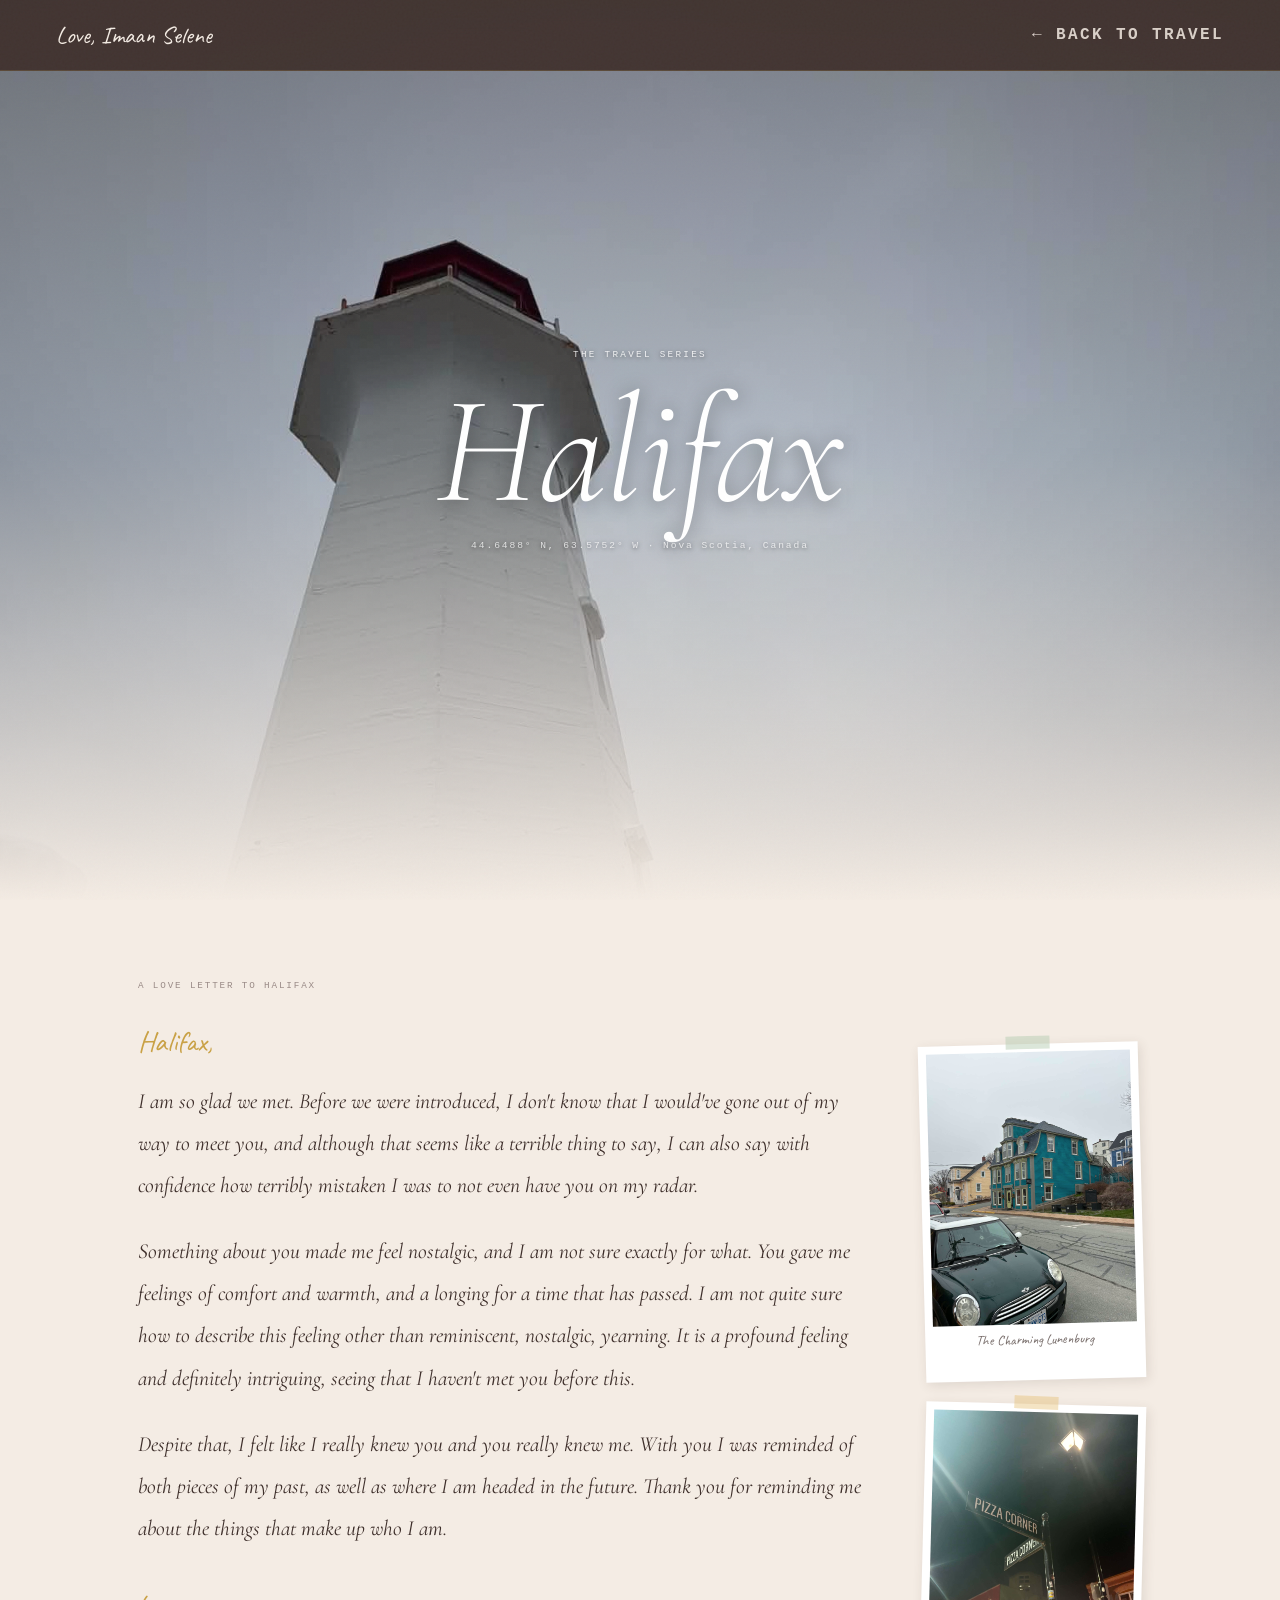
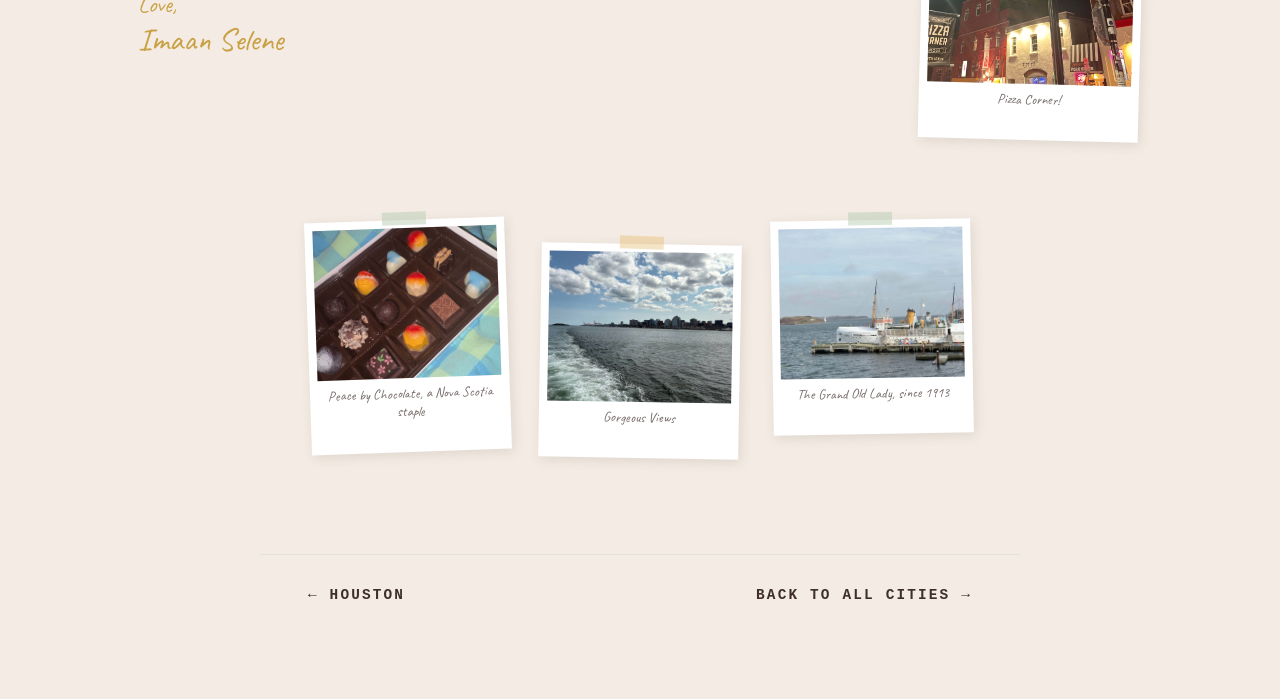
<file: halifax.html>
<!DOCTYPE html>
<!-- v2 -->
<html lang="en">
<head>
  <meta charset="UTF-8" />
  <meta name="viewport" content="width=device-width, initial-scale=1.0" />
  <title>Halifax — Love, Imaan Selene</title>
  <link href="https://fonts.googleapis.com/css2?family=Cormorant+Garamond:ital,wght@0,300;0,400;1,300;1,400&family=DM+Sans:wght@300;400;500&family=Caveat:wght@400;600&display=swap" rel="stylesheet" />
  <style>
    :root{--espresso:#3E2F2B;--gold:#E1BA66;--gold-dark:#c9a145;--linen:#F4ECE4;--sage:#B8CFB4;--sage-dark:#8aaa85;--muted:#9a8b87;--font-display:'Cormorant Garamond',serif;--font-body:'DM Sans',sans-serif;--font-script:'Caveat',cursive;--font-mono:'Courier New',monospace;}
    *,*::before,*::after{box-sizing:border-box;margin:0;padding:0;}
    html{scroll-behavior:smooth;}
    body{background:var(--linen);color:var(--espresso);font-family:var(--font-body);font-weight:300;overflow-x:hidden;}
    body::after{content:'';position:fixed;inset:0;background-image:url("data:image/svg+xml,%3Csvg viewBox='0 0 512 512' xmlns='http://www.w3.org/2000/svg'%3E%3Cfilter id='n'%3E%3CfeTurbulence type='fractalNoise' baseFrequency='0.75' numOctaves='4' stitchTiles='stitch'/%3E%3C/filter%3E%3Crect width='100%25' height='100%25' filter='url(%23n)'/%3E%3C/svg%3E");opacity:0.028;pointer-events:none;z-index:9000;}
    nav{position:fixed;top:0;left:0;right:0;z-index:500;padding:1.25rem 3.5rem;display:flex;align-items:center;justify-content:space-between;background:rgba(62,47,43,0.92);backdrop-filter:blur(16px);border-bottom:1px solid rgba(225,186,102,0.15);}
    .nav-wordmark{font-family:var(--font-script);font-size:1.5rem;color:var(--linen);text-decoration:none;}
    .nav-back{font-family:var(--font-mono);font-size:1rem;font-weight:600;letter-spacing:0.15em;text-transform:uppercase;color:rgba(244,236,228,0.85);text-decoration:none;transition:color 0.3s;}
    .nav-back:hover{color:var(--gold);}
    .city-hero{position:relative;height:100vh;background:var(--espresso);display:flex;flex-direction:column;align-items:center;justify-content:center;overflow:hidden;}
    .city-hero-img{position:absolute;inset:0;width:100%;height:100%;object-fit:cover;object-position:center 18%;display:block;}
    .city-hero-overlay{position:absolute;inset:0;background:linear-gradient(to bottom,rgba(10,5,0,0.4) 0%,rgba(10,5,0,0.15) 50%,rgba(244,236,228,1) 100%);}
    .hero-content{position:relative;z-index:3;text-align:center;}
    .hero-series{font-family:var(--font-mono);font-size:0.58rem;letter-spacing:0.25em;text-transform:uppercase;color:rgba(255,255,255,0.85);display:block;margin-bottom:1.5rem;text-shadow:0 1px 4px rgba(0,0,0,0.5);}
    .hero-city{font-family:var(--font-display);font-size:clamp(5rem,12vw,10rem);font-weight:300;font-style:italic;color:white;line-height:0.88;text-shadow:0 2px 20px rgba(0,0,0,0.4);}
    .hero-coords{font-family:var(--font-mono);font-size:0.6rem;letter-spacing:0.2em;color:rgba(255,255,255,0.75);display:block;margin-top:1.25rem;text-shadow:0 1px 4px rgba(0,0,0,0.5);}
    @keyframes fadeUp{from{opacity:0;transform:translateY(25px);}to{opacity:1;transform:translateY(0);}}
    .hero-series{animation:fadeUp 0.9s ease 0.3s both;}
    .hero-city{animation:fadeUp 0.9s ease 0.5s both;}
    .hero-coords{animation:fadeUp 0.9s ease 0.7s both;}
    .letter-section{max-width:1100px;margin:0 auto;padding:5rem 3rem;display:grid;grid-template-columns:1fr 220px;gap:3rem;align-items:start;}
    .letter-label{font-family:var(--font-mono);font-size:0.58rem;letter-spacing:0.2em;text-transform:uppercase;color:var(--muted);display:block;margin-bottom:2rem;}
    .letter-opening{font-family:var(--font-script);font-size:1.8rem;color:var(--gold-dark);display:block;margin-bottom:1.25rem;}
    .letter-body{font-family:var(--font-display);font-style:italic;font-size:1.35rem;font-weight:400;color:var(--espresso);line-height:1.95;}
    .letter-body p{margin-bottom:1.5rem;}
    .letter-sign{margin-top:2.5rem;}
    .letter-sign-with{font-family:var(--font-script);font-size:1.5rem;color:var(--gold-dark);display:block;}
    .letter-sign-name{font-family:var(--font-script);font-size:2rem;color:var(--gold-dark);display:block;}
    .letter-side{display:flex;flex-direction:column;gap:1.5rem;padding-top:4rem;}
    .polaroid{background:white;padding:8px 8px 32px;box-shadow:2px 3px 12px rgba(62,47,43,0.12);position:relative;}
    .polaroid::before{content:'';position:absolute;top:-8px;left:50%;transform:translateX(-50%);width:44px;height:13px;background:rgba(184,207,180,0.6);opacity:0.85;}
    .polaroid:nth-child(even)::before{background:rgba(225,186,102,0.45);transform:translateX(-50%) rotate(1deg);}
    .polaroid:nth-child(odd){transform:rotate(-1.5deg);}
    .polaroid:nth-child(even){transform:rotate(1.5deg);}
    .polaroid img{width:100%;height:auto;max-height:280px;object-fit:cover;object-position:center center;display:block;filter:saturate(0.88) sepia(0.06);}
    .polaroid-caption{font-family:var(--font-script);font-size:0.88rem;color:var(--espresso);opacity:0.7;text-align:center;margin-top:6px;display:block;}
    .bottom-photos{max-width:1100px;margin:0 auto;padding:0 3rem 6rem;display:flex;justify-content:center;gap:2rem;align-items:start;flex-wrap:wrap;}
    .bottom-photos .polaroid{width:200px;flex-shrink:0;}
    .bottom-photos .polaroid img{height:280px;width:184px;object-fit:cover;}
    .bottom-photos .polaroid:nth-child(1){transform:rotate(-2deg);}
    .bottom-photos .polaroid:nth-child(2){transform:rotate(1deg);margin-top:1.5rem;}
    .bottom-photos .polaroid:nth-child(3){transform:rotate(-1deg);}
    .city-nav{display:flex;justify-content:space-between;align-items:center;padding:2rem 3rem;border-top:1px solid rgba(184,207,180,0.3);max-width:760px;margin:0 auto 4rem;}
    .city-nav a{font-family:var(--font-mono);font-size:0.9rem;font-weight:600;letter-spacing:0.15em;text-transform:uppercase;color:var(--espresso);text-decoration:none;transition:color 0.3s;}
    .city-nav a:hover{color:var(--gold-dark);}
    @media(max-width:768px){nav{padding:1rem 1.5rem;}.letter-section{grid-template-columns:1fr;padding:3rem 1.5rem;}.letter-side{flex-direction:row;flex-wrap:wrap;padding-top:0;}.letter-side .polaroid{width:calc(50% - 0.75rem);}.bottom-photos{padding:0 1.5rem 4rem;}.city-nav{padding:2rem 1.5rem;}}
  
@media (max-width: 768px) {
  .letter-section { grid-template-columns: 1fr !important; padding: 3rem 1.5rem !important; }
  .letter-side { flex-direction: row; flex-wrap: wrap; padding-top: 0 !important; }
  .letter-side .polaroid { width: calc(50% - 0.75rem); }
  .bottom-photos { padding: 0 1.5rem 3rem !important; }
  .spread { grid-template-columns: 1fr !important; }
  .scrapbook { width: 100% !important; height: auto !important; }
  .polaroid { position: relative !important; top: auto !important; left: auto !important; width: 45% !important; display: inline-block; margin: 0.5rem; }
  .city-nav { padding: 2rem 1.5rem !important; }
  .canvas { padding: 0 1.5rem !important; }
  .hero-city { font-size: clamp(3rem, 12vw, 6rem) !important; }
}

</style>
</head>
<body>
<nav>
  <a href="./index.html" class="nav-wordmark">Love, Imaan Selene</a>
  <a href="./travel.html" class="nav-back">← back to travel</a>
</nav>

<section class="city-hero">
  <img class="city-hero-img" src="./assets/images/halifax-hero.jpg" alt="Peggy's Point Lighthouse at Peggy's Cove"/>
  <div class="city-hero-overlay"></div>
  <div class="hero-content">
    <span class="hero-series">The Travel Series</span>
    <h1 class="hero-city">Halifax</h1>
    <span class="hero-coords">44.6488° N, 63.5752° W · Nova Scotia, Canada</span>
  </div>
</section>

<div class="letter-section">
  <div class="letter-main">
    <span class="letter-label">A love letter to Halifax</span>
    <span class="letter-opening">Halifax,</span>
    <div class="letter-body">
      <p>I am so glad we met. Before we were introduced, I don't know that I would've gone out of my way to meet you, and although that seems like a terrible thing to say, I can also say with confidence how terribly mistaken I was to not even have you on my radar.</p>
      <p>Something about you made me feel nostalgic, and I am not sure exactly for what. You gave me feelings of comfort and warmth, and a longing for a time that has passed. I am not quite sure how to describe this feeling other than reminiscent, nostalgic, yearning. It is a profound feeling and definitely intriguing, seeing that I haven't met you before this.</p>
      <p>Despite that, I felt like I really knew you and you really knew me. With you I was reminded of both pieces of my past, as well as where I am headed in the future. Thank you for reminding me about the things that make up who I am.</p>
    </div>
    <div class="letter-sign">
      <span class="letter-sign-with">Love,</span>
      <span class="letter-sign-name">Imaan Selene</span>
    </div>
  </div>

  <div class="letter-side">
    <div class="polaroid">
      <img src="./assets/images/halifax-p1.jpg" alt="Colourful Victorian house in Halifax" style="object-position:center center;"/>
      <span class="polaroid-caption">The Charming Lunenburg</span>
    </div>
    <div class="polaroid">
      <img src="./assets/images/halifax-p2.jpg" alt="Pizza Corner street sign at night" style="object-position:center center;"/>
      <span class="polaroid-caption">Pizza Corner!</span>
    </div>
  </div>
</div>

<div class="bottom-photos">
  <div class="polaroid">
    <img src="./assets/images/halifax-p3.jpg" alt="Box of Peace by Chocolate chocolates" style="object-position:center center;height:150px;width:100%;object-fit:cover;"/>
    <span class="polaroid-caption">Peace by Chocolate, a Nova Scotia staple</span>
  </div>
  <div class="polaroid">
    <img src="./assets/images/halifax-p4.jpg" alt="Halifax skyline from the harbour" style="object-position:center center;height:150px;width:100%;object-fit:cover;"/>
    <span class="polaroid-caption">Gorgeous Views</span>
  </div>
  <div class="polaroid">
    <img src="./assets/images/halifax-p5.jpg" alt="CSS Acadia docked in Halifax Harbour" style="object-position:center center;height:150px;width:100%;object-fit:cover;"/>
    <span class="polaroid-caption">The Grand Old Lady, since 1913</span>
  </div>
</div>

<div class="city-nav">
  <a href="./houston.html">← Houston</a>
  <a href="./travel.html">back to all cities →</a>
</div>
</body>
</html>
</file>
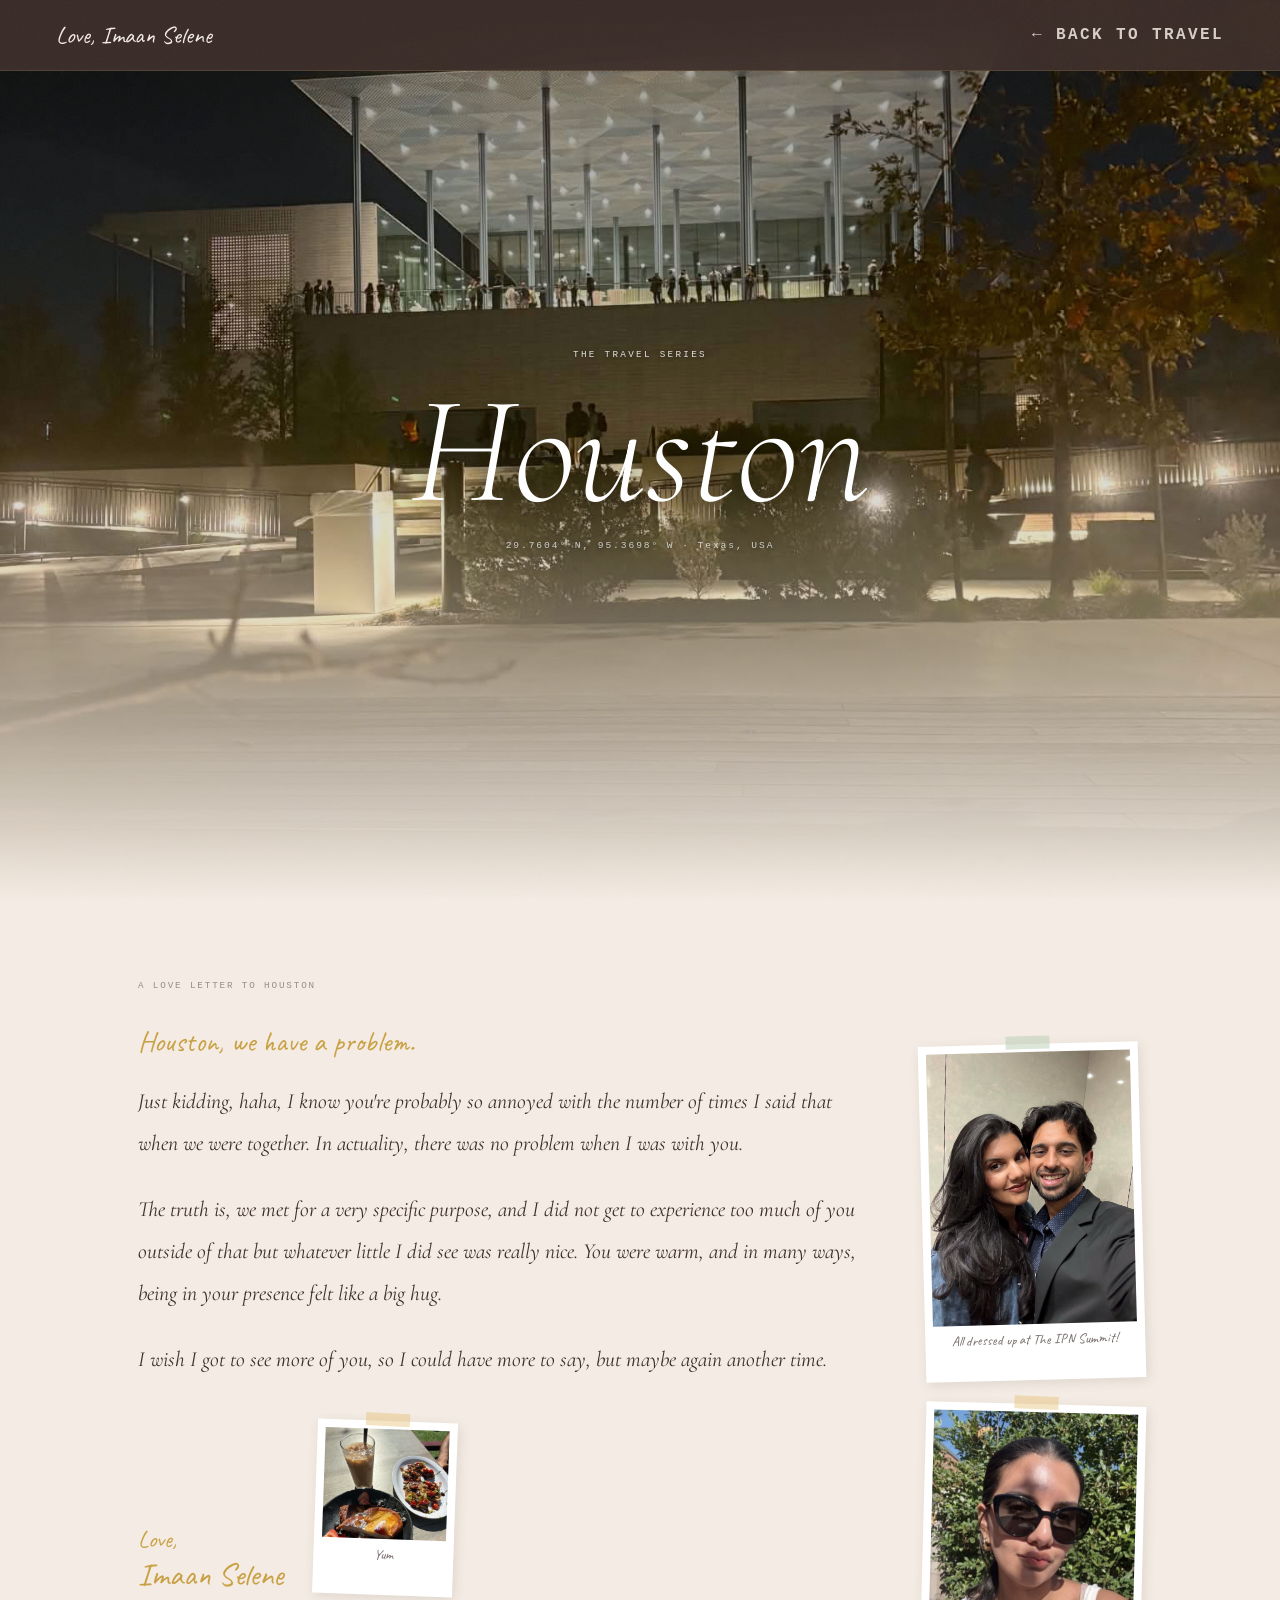
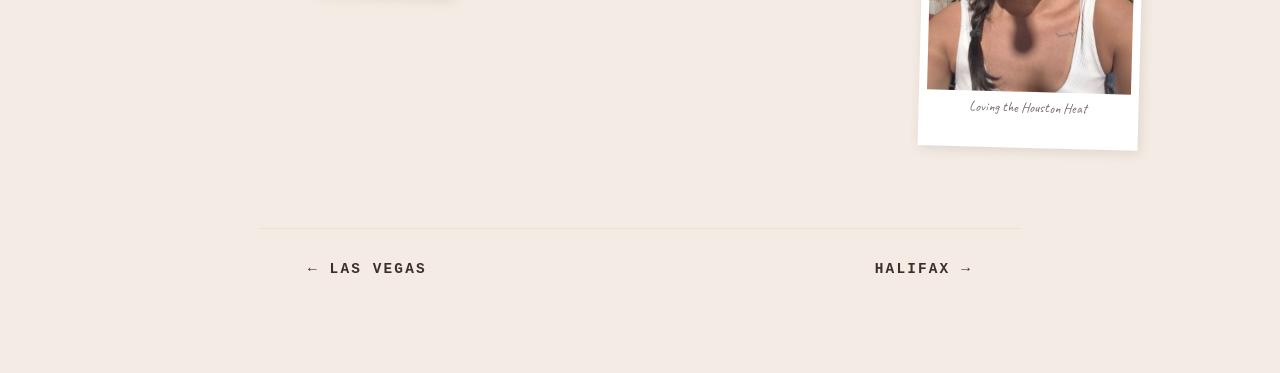
<file: houston.html>
<!DOCTYPE html>
<!-- v2 -->
<html lang="en">
<head>
  <meta charset="UTF-8" />
  <meta name="viewport" content="width=device-width, initial-scale=1.0" />
  <title>Houston — Love, Imaan Selene</title>
  <link href="https://fonts.googleapis.com/css2?family=Cormorant+Garamond:ital,wght@0,300;0,400;1,300;1,400&family=DM+Sans:wght@300;400;500&family=Caveat:wght@400;600&display=swap" rel="stylesheet" />
  <style>
    :root{--espresso:#3E2F2B;--gold:#E1BA66;--gold-dark:#c9a145;--linen:#F4ECE4;--sage:#B8CFB4;--sage-dark:#8aaa85;--muted:#9a8b87;--font-display:'Cormorant Garamond',serif;--font-body:'DM Sans',sans-serif;--font-script:'Caveat',cursive;--font-mono:'Courier New',monospace;}
    *,*::before,*::after{box-sizing:border-box;margin:0;padding:0;}
    html{scroll-behavior:smooth;}
    body{background:var(--linen);color:var(--espresso);font-family:var(--font-body);font-weight:300;overflow-x:hidden;}
    body::after{content:'';position:fixed;inset:0;background-image:url("data:image/svg+xml,%3Csvg viewBox='0 0 512 512' xmlns='http://www.w3.org/2000/svg'%3E%3Cfilter id='n'%3E%3CfeTurbulence type='fractalNoise' baseFrequency='0.75' numOctaves='4' stitchTiles='stitch'/%3E%3C/filter%3E%3Crect width='100%25' height='100%25' filter='url(%23n)'/%3E%3C/svg%3E");opacity:0.028;pointer-events:none;z-index:9000;}
    nav{position:fixed;top:0;left:0;right:0;z-index:500;padding:1.25rem 3.5rem;display:flex;align-items:center;justify-content:space-between;background:rgba(62,47,43,0.92);backdrop-filter:blur(16px);border-bottom:1px solid rgba(225,186,102,0.15);}
    .nav-wordmark{font-family:var(--font-script);font-size:1.5rem;color:var(--linen);text-decoration:none;}
    .nav-back{font-family:var(--font-mono);font-size:1rem;font-weight:600;letter-spacing:0.15em;text-transform:uppercase;color:rgba(244,236,228,0.85);text-decoration:none;transition:color 0.3s;}
    .nav-back:hover{color:var(--gold);}
    .city-hero{position:relative;height:100vh;background:var(--espresso);display:flex;flex-direction:column;align-items:center;justify-content:center;overflow:hidden;}
    .city-hero-img{position:absolute;inset:0;width:100%;height:100%;object-fit:cover;object-position:center center;display:block;}
    .city-hero-overlay{position:absolute;inset:0;background:linear-gradient(to bottom,rgba(10,5,0,0.4) 0%,rgba(10,5,0,0.15) 50%,rgba(244,236,228,1) 100%);}
    .hero-content{position:relative;z-index:3;text-align:center;}
    .hero-series{font-family:var(--font-mono);font-size:0.58rem;letter-spacing:0.25em;text-transform:uppercase;color:rgba(255,255,255,0.85);display:block;margin-bottom:1.5rem;text-shadow:0 1px 4px rgba(0,0,0,0.5);}
    .hero-city{font-family:var(--font-display);font-size:clamp(5rem,12vw,10rem);font-weight:300;font-style:italic;color:white;line-height:0.88;text-shadow:0 2px 20px rgba(0,0,0,0.4);}
    .hero-coords{font-family:var(--font-mono);font-size:0.6rem;letter-spacing:0.2em;color:rgba(255,255,255,0.75);display:block;margin-top:1.25rem;text-shadow:0 1px 4px rgba(0,0,0,0.5);}
    @keyframes fadeUp{from{opacity:0;transform:translateY(25px);}to{opacity:1;transform:translateY(0);}}
    .hero-series{animation:fadeUp 0.9s ease 0.3s both;}
    .hero-city{animation:fadeUp 0.9s ease 0.5s both;}
    .hero-coords{animation:fadeUp 0.9s ease 0.7s both;}
    .letter-section{max-width:1100px;margin:0 auto;padding:5rem 3rem;display:grid;grid-template-columns:1fr 220px;gap:3rem;align-items:start;}
    .letter-label{font-family:var(--font-mono);font-size:0.58rem;letter-spacing:0.2em;text-transform:uppercase;color:var(--muted);display:block;margin-bottom:2rem;}
    .letter-opening{font-family:var(--font-script);font-size:1.8rem;color:var(--gold-dark);display:block;margin-bottom:1.25rem;}
    .letter-body{font-family:var(--font-display);font-style:italic;font-size:1.35rem;font-weight:400;color:var(--espresso);line-height:1.95;}
    .letter-body p{margin-bottom:1.5rem;}
    .letter-sign{margin-top:2.5rem;}
    .letter-sign-with{font-family:var(--font-script);font-size:1.5rem;color:var(--gold-dark);display:block;}
    .letter-sign-name{font-family:var(--font-script);font-size:2rem;color:var(--gold-dark);display:block;}
    .letter-side{display:flex;flex-direction:column;gap:1.5rem;padding-top:4rem;}
    .polaroid{background:white;padding:8px 8px 32px;box-shadow:2px 3px 12px rgba(62,47,43,0.12);position:relative;}
    .polaroid::before{content:'';position:absolute;top:-8px;left:50%;transform:translateX(-50%);width:44px;height:13px;background:rgba(184,207,180,0.6);opacity:0.85;}
    .polaroid:nth-child(even)::before{background:rgba(225,186,102,0.45);transform:translateX(-50%) rotate(1deg);}
    .polaroid:nth-child(odd){transform:rotate(-1.5deg);}
    .polaroid:nth-child(even){transform:rotate(1.5deg);}
    .polaroid img{width:100%;height:auto;max-height:280px;object-fit:cover;object-position:center center;display:block;filter:saturate(0.88) sepia(0.06);}
    .polaroid-caption{font-family:var(--font-script);font-size:0.88rem;color:var(--espresso);opacity:0.7;text-align:center;margin-top:6px;display:block;}
    .bottom-photos{max-width:760px;margin:0 auto;padding:0 3rem 6rem;display:flex;justify-content:center;gap:2rem;align-items:start;}
    .bottom-photos .polaroid{width:200px;flex-shrink:0;}
    .bottom-photos .polaroid img{height:280px;width:184px;object-fit:cover;}
    .city-nav{display:flex;justify-content:space-between;align-items:center;padding:2rem 3rem;border-top:1px solid rgba(184,207,180,0.3);max-width:760px;margin:0 auto 4rem;}
    .city-nav a{font-family:var(--font-mono);font-size:0.9rem;font-weight:600;letter-spacing:0.15em;text-transform:uppercase;color:var(--espresso);text-decoration:none;transition:color 0.3s;}
    .city-nav a:hover{color:var(--gold-dark);}
    @media(max-width:768px){nav{padding:1rem 1.5rem;}.letter-section{grid-template-columns:1fr;padding:3rem 1.5rem;}.letter-side{flex-direction:row;flex-wrap:wrap;padding-top:0;}.letter-side .polaroid{width:calc(50% - 0.75rem);}.bottom-photos{padding:0 1.5rem 4rem;}.city-nav{padding:2rem 1.5rem;}}
  
@media (max-width: 768px) {
  .letter-section { grid-template-columns: 1fr !important; padding: 3rem 1.5rem !important; }
  .letter-side { flex-direction: row; flex-wrap: wrap; padding-top: 0 !important; }
  .letter-side .polaroid { width: calc(50% - 0.75rem); }
  .bottom-photos { padding: 0 1.5rem 3rem !important; }
  .spread { grid-template-columns: 1fr !important; }
  .scrapbook { width: 100% !important; height: auto !important; }
  .polaroid { position: relative !important; top: auto !important; left: auto !important; width: 45% !important; display: inline-block; margin: 0.5rem; }
  .city-nav { padding: 2rem 1.5rem !important; }
  .canvas { padding: 0 1.5rem !important; }
  .hero-city { font-size: clamp(3rem, 12vw, 6rem) !important; }
}

</style>
</head>
<body>
<nav>
  <a href="./index.html" class="nav-wordmark">Love, Imaan Selene</a>
  <a href="./travel.html" class="nav-back">← back to travel</a>
</nav>

<section class="city-hero">
  <img class="city-hero-img" src="./assets/images/houston-hero.jpg" alt="The Ismaili Centre Houston at night"/>
  <div class="city-hero-overlay"></div>
  <div class="hero-content">
    <span class="hero-series">The Travel Series</span>
    <h1 class="hero-city">Houston</h1>
    <span class="hero-coords">29.7604° N, 95.3698° W · Texas, USA</span>
  </div>
</section>

<div class="letter-section">
  <div class="letter-main">
    <span class="letter-label">A love letter to Houston</span>
    <span class="letter-opening">Houston, we have a problem.</span>
    <div class="letter-body">
      <p>Just kidding, haha, I know you're probably so annoyed with the number of times I said that when we were together. In actuality, there was no problem when I was with you.</p>
      <p>The truth is, we met for a very specific purpose, and I did not get to experience too much of you outside of that but whatever little I did see was really nice. You were warm, and in many ways, being in your presence felt like a big hug.</p>
      <p>I wish I got to see more of you, so I could have more to say, but maybe again another time.</p>
    </div>
    <div style="display:flex;align-items:flex-end;gap:2rem;margin-top:2.5rem;flex-wrap:wrap;">
      <div class="letter-sign">
        <span class="letter-sign-with">Love,</span>
        <span class="letter-sign-name">Imaan Selene</span>
      </div>
      <div class="polaroid" style="transform:rotate(2deg);flex-shrink:0;width:140px;">
        <img src="./assets/images/houston-p3.jpg" alt="Brunch" style="object-position:center top;height:110px;width:124px;object-fit:cover;"/>
        <span class="polaroid-caption">Yum</span>
      </div>
    </div>
  </div>

  <div class="letter-side">
    <div class="polaroid">
      <img src="./assets/images/houston-p1.jpg" alt="IPN Summit" style="object-position:center 20%;"/>
      <span class="polaroid-caption">All dressed up at The IPN Summit!</span>
    </div>
    <div class="polaroid">
      <img src="./assets/images/houston-p2.jpg" alt="Houston Heat" style="object-position:center 20%;"/>
      <span class="polaroid-caption">Loving the Houston Heat</span>
    </div>

  </div>
</div>



<div class="city-nav">
  <a href="./lasvegas.html">← Las Vegas</a>
  <a href="./halifax.html">Halifax →</a>
</div>
</body>
</html>
</file>
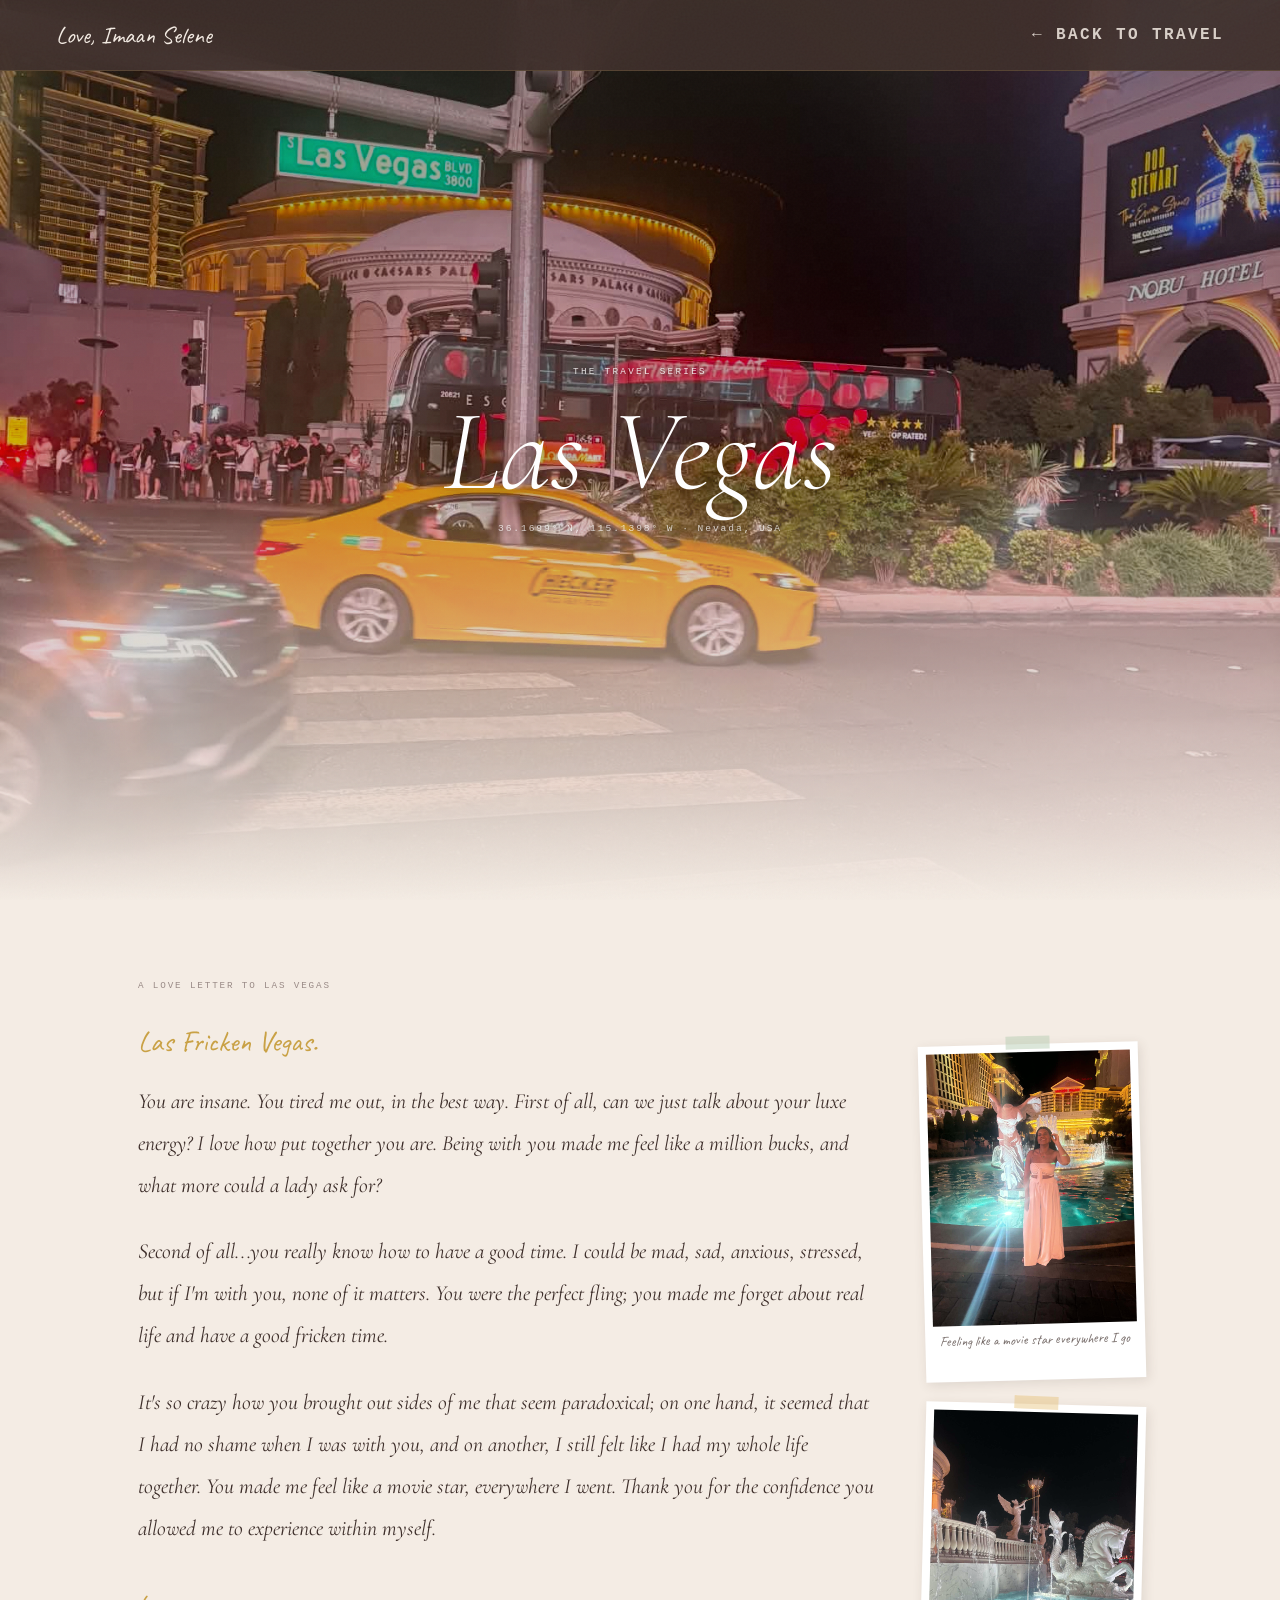
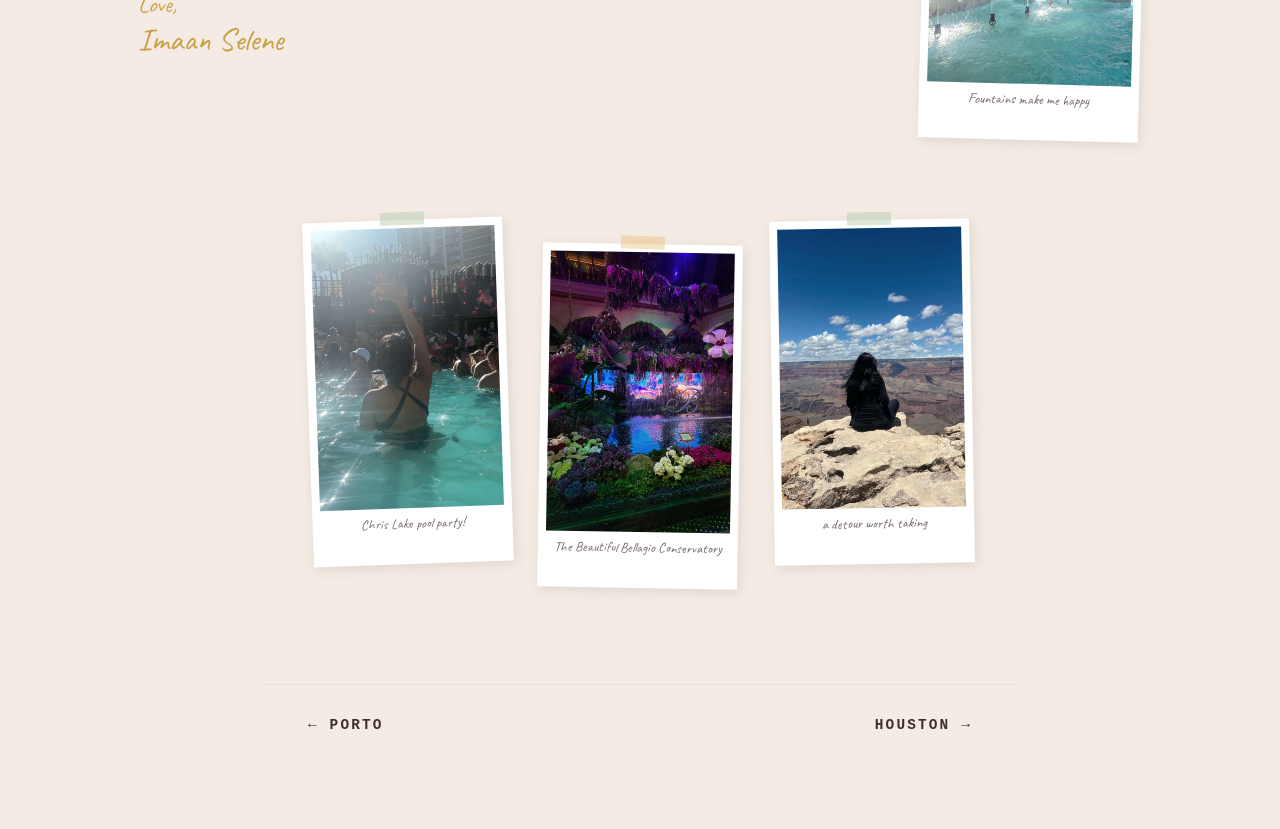
<file: lasvegas.html>
<!DOCTYPE html>
<!-- v2 -->
<html lang="en">
<head>
  <meta charset="UTF-8" />
  <meta name="viewport" content="width=device-width, initial-scale=1.0" />
  <title>Las Vegas — Love, Imaan Selene</title>
  <link href="https://fonts.googleapis.com/css2?family=Cormorant+Garamond:ital,wght@0,300;0,400;1,300;1,400&family=DM+Sans:wght@300;400;500&family=Caveat:wght@400;600&display=swap" rel="stylesheet" />
  <style>
    :root{--espresso:#3E2F2B;--gold:#E1BA66;--gold-dark:#c9a145;--linen:#F4ECE4;--sage:#B8CFB4;--sage-dark:#8aaa85;--muted:#9a8b87;--font-display:'Cormorant Garamond',serif;--font-body:'DM Sans',sans-serif;--font-script:'Caveat',cursive;--font-mono:'Courier New',monospace;}
    *,*::before,*::after{box-sizing:border-box;margin:0;padding:0;}
    html{scroll-behavior:smooth;}
    body{background:var(--linen);color:var(--espresso);font-family:var(--font-body);font-weight:300;overflow-x:hidden;}
    body::after{content:'';position:fixed;inset:0;background-image:url("data:image/svg+xml,%3Csvg viewBox='0 0 512 512' xmlns='http://www.w3.org/2000/svg'%3E%3Cfilter id='n'%3E%3CfeTurbulence type='fractalNoise' baseFrequency='0.75' numOctaves='4' stitchTiles='stitch'/%3E%3C/filter%3E%3Crect width='100%25' height='100%25' filter='url(%23n)'/%3E%3C/svg%3E");opacity:0.028;pointer-events:none;z-index:9000;}
    nav{position:fixed;top:0;left:0;right:0;z-index:500;padding:1.25rem 3.5rem;display:flex;align-items:center;justify-content:space-between;background:rgba(62,47,43,0.92);backdrop-filter:blur(16px);border-bottom:1px solid rgba(225,186,102,0.15);}
    .nav-wordmark{font-family:var(--font-script);font-size:1.5rem;color:var(--linen);text-decoration:none;}
    .nav-back{font-family:var(--font-mono);font-size:1rem;font-weight:600;letter-spacing:0.15em;text-transform:uppercase;color:rgba(244,236,228,0.85);text-decoration:none;transition:color 0.3s;}
    .nav-back:hover{color:var(--gold);}
    .city-hero{position:relative;height:100vh;background:var(--espresso);display:flex;flex-direction:column;align-items:center;justify-content:center;overflow:hidden;}
    .city-hero-img{position:absolute;inset:0;width:100%;height:100%;object-fit:cover;object-position:center center;display:block;}
    .city-hero-overlay{position:absolute;inset:0;background:linear-gradient(to bottom,rgba(10,5,0,0.45) 0%,rgba(10,5,0,0.2) 50%,rgba(244,236,228,1) 100%);}
    .hero-content{position:relative;z-index:3;text-align:center;}
    .hero-series{font-family:var(--font-mono);font-size:0.58rem;letter-spacing:0.25em;text-transform:uppercase;color:rgba(255,255,255,0.85);display:block;margin-bottom:1.5rem;text-shadow:0 1px 4px rgba(0,0,0,0.6);}
    .hero-city{font-family:var(--font-display);font-size:clamp(4rem,9vw,8rem);font-weight:300;font-style:italic;color:white;line-height:0.88;text-shadow:0 2px 20px rgba(0,0,0,0.5);}
    .hero-coords{font-family:var(--font-mono);font-size:0.6rem;letter-spacing:0.2em;color:rgba(255,255,255,0.75);display:block;margin-top:1.25rem;text-shadow:0 1px 4px rgba(0,0,0,0.5);}
    @keyframes fadeUp{from{opacity:0;transform:translateY(25px);}to{opacity:1;transform:translateY(0);}}
    .hero-series{animation:fadeUp 0.9s ease 0.3s both;}
    .hero-city{animation:fadeUp 0.9s ease 0.5s both;}
    .hero-coords{animation:fadeUp 0.9s ease 0.7s both;}
    .letter-section{max-width:1100px;margin:0 auto;padding:5rem 3rem;display:grid;grid-template-columns:1fr 220px;gap:3rem;align-items:start;}
    .letter-label{font-family:var(--font-mono);font-size:0.58rem;letter-spacing:0.2em;text-transform:uppercase;color:var(--muted);display:block;margin-bottom:2rem;}
    .letter-opening{font-family:var(--font-script);font-size:1.8rem;color:var(--gold-dark);display:block;margin-bottom:1.25rem;}
    .letter-body{font-family:var(--font-display);font-style:italic;font-size:1.35rem;font-weight:400;color:var(--espresso);line-height:1.95;}
    .letter-body p{margin-bottom:1.5rem;}
    .letter-sign{margin-top:2.5rem;}
    .letter-sign-with{font-family:var(--font-script);font-size:1.5rem;color:var(--gold-dark);display:block;}
    .letter-sign-name{font-family:var(--font-script);font-size:2rem;color:var(--gold-dark);display:block;}
    .letter-side{display:flex;flex-direction:column;gap:1.5rem;padding-top:4rem;}
    .polaroid{background:white;padding:8px 8px 32px;box-shadow:2px 3px 12px rgba(62,47,43,0.12);position:relative;}
    .polaroid::before{content:'';position:absolute;top:-8px;left:50%;transform:translateX(-50%);width:44px;height:13px;background:rgba(184,207,180,0.6);opacity:0.85;}
    .polaroid:nth-child(even)::before{background:rgba(225,186,102,0.45);transform:translateX(-50%) rotate(1deg);}
    .polaroid:nth-child(odd){transform:rotate(-1.5deg);}
    .polaroid:nth-child(even){transform:rotate(1.5deg);}
    .polaroid img{width:100%;height:auto;max-height:280px;object-fit:cover;object-position:center center;display:block;filter:saturate(0.88) sepia(0.06);}
    .polaroid-caption{font-family:var(--font-script);font-size:0.88rem;color:var(--espresso);opacity:0.7;text-align:center;margin-top:6px;display:block;}
    .bottom-photos{max-width:1100px;margin:0 auto;padding:0 3rem 6rem;display:flex;justify-content:center;gap:2rem;align-items:start;flex-wrap:wrap;}
    .bottom-photos .polaroid{width:200px;flex-shrink:0;}
    .bottom-photos .polaroid img{height:280px;width:184px;object-fit:cover;}
    .bottom-photos .polaroid:nth-child(1){transform:rotate(-2deg);}
    .bottom-photos .polaroid:nth-child(2){transform:rotate(1deg);margin-top:1.5rem;}
    .bottom-photos .polaroid:nth-child(3){transform:rotate(-1deg);}
    .city-nav{display:flex;justify-content:space-between;align-items:center;padding:2rem 3rem;border-top:1px solid rgba(184,207,180,0.3);max-width:760px;margin:0 auto 4rem;}
    .city-nav a{font-family:var(--font-mono);font-size:0.9rem;font-weight:600;letter-spacing:0.15em;text-transform:uppercase;color:var(--espresso);text-decoration:none;transition:color 0.3s;}
    .city-nav a:hover{color:var(--gold-dark);}
    @media(max-width:768px){nav{padding:1rem 1.5rem;}.letter-section{grid-template-columns:1fr;padding:3rem 1.5rem;}.letter-side{flex-direction:row;flex-wrap:wrap;padding-top:0;}.letter-side .polaroid{width:calc(50% - 0.75rem);}.bottom-photos{padding:0 1.5rem 4rem;}.city-nav{padding:2rem 1.5rem;}}
  
@media (max-width: 768px) {
  .letter-section { grid-template-columns: 1fr !important; padding: 3rem 1.5rem !important; }
  .letter-side { flex-direction: row; flex-wrap: wrap; padding-top: 0 !important; }
  .letter-side .polaroid { width: calc(50% - 0.75rem); }
  .bottom-photos { padding: 0 1.5rem 3rem !important; }
  .spread { grid-template-columns: 1fr !important; }
  .scrapbook { width: 100% !important; height: auto !important; }
  .polaroid { position: relative !important; top: auto !important; left: auto !important; width: 45% !important; display: inline-block; margin: 0.5rem; }
  .city-nav { padding: 2rem 1.5rem !important; }
  .canvas { padding: 0 1.5rem !important; }
  .hero-city { font-size: clamp(3rem, 12vw, 6rem) !important; }
}

</style>
</head>
<body>
<nav>
  <a href="./index.html" class="nav-wordmark">Love, Imaan Selene</a>
  <a href="./travel.html" class="nav-back">← back to travel</a>
</nav>

<section class="city-hero">
  <img class="city-hero-img" src="./assets/images/lasvegas-hero.jpg" alt="Las Vegas Blvd at night"/>
  <div class="city-hero-overlay"></div>
  <div class="hero-content">
    <span class="hero-series">The Travel Series</span>
    <h1 class="hero-city">Las Vegas</h1>
    <span class="hero-coords">36.1699° N, 115.1398° W · Nevada, USA</span>
  </div>
</section>

<div class="letter-section">
  <div class="letter-main">
    <span class="letter-label">A love letter to Las Vegas</span>
    <span class="letter-opening">Las Fricken Vegas.</span>
    <div class="letter-body">
      <p>You are insane. You tired me out, in the best way. First of all, can we just talk about your luxe energy? I love how put together you are. Being with you made me feel like a million bucks, and what more could a lady ask for?</p>
      <p>Second of all...you really know how to have a good time. I could be mad, sad, anxious, stressed, but if I'm with you, none of it matters. You were the perfect fling; you made me forget about real life and have a good fricken time.</p>
      <p>It's so crazy how you brought out sides of me that seem paradoxical; on one hand, it seemed that I had no shame when I was with you, and on another, I still felt like I had my whole life together. You made me feel like a movie star, everywhere I went. Thank you for the confidence you allowed me to experience within myself.</p>
    </div>
    <div class="letter-sign">
      <span class="letter-sign-with">Love,</span>
      <span class="letter-sign-name">Imaan Selene</span>
    </div>
  </div>

  <div class="letter-side">
    <div class="polaroid">
      <img src="./assets/images/lasvegas-p1.jpg" alt="Feeling like a movie star" style="object-position:center 20%;"/>
      <span class="polaroid-caption">Feeling like a movie star everywhere I go</span>
    </div>
    <div class="polaroid">
      <img src="./assets/images/lasvegas-p2.jpg" alt="Fountains make me happy" style="object-position:center center;"/>
      <span class="polaroid-caption">Fountains make me happy</span>
    </div>
  </div>
</div>

<div class="bottom-photos">
  <div class="polaroid">
    <img src="./assets/images/lasvegas-p3.jpg" alt="Chris Lake pool party" style="object-position:center 30%;"/>
    <span class="polaroid-caption">Chris Lake pool party!</span>
  </div>
  <div class="polaroid">
    <img src="./assets/images/lasvegas-p4.jpg" alt="Bellagio Conservatory" style="object-position:center center;"/>
    <span class="polaroid-caption">The Beautiful Bellagio Conservatory</span>
  </div>
  <div class="polaroid">
    <img src="./assets/images/lasvegas-p5.jpg" alt="Grand Canyon" style="object-position:center 40%;"/>
    <span class="polaroid-caption">a detour worth taking</span>
  </div>
</div>

<div class="city-nav">
  <a href="./porto.html">← Porto</a>
  <a href="./houston.html">Houston →</a>
</div>
</body>
</html>
</file>
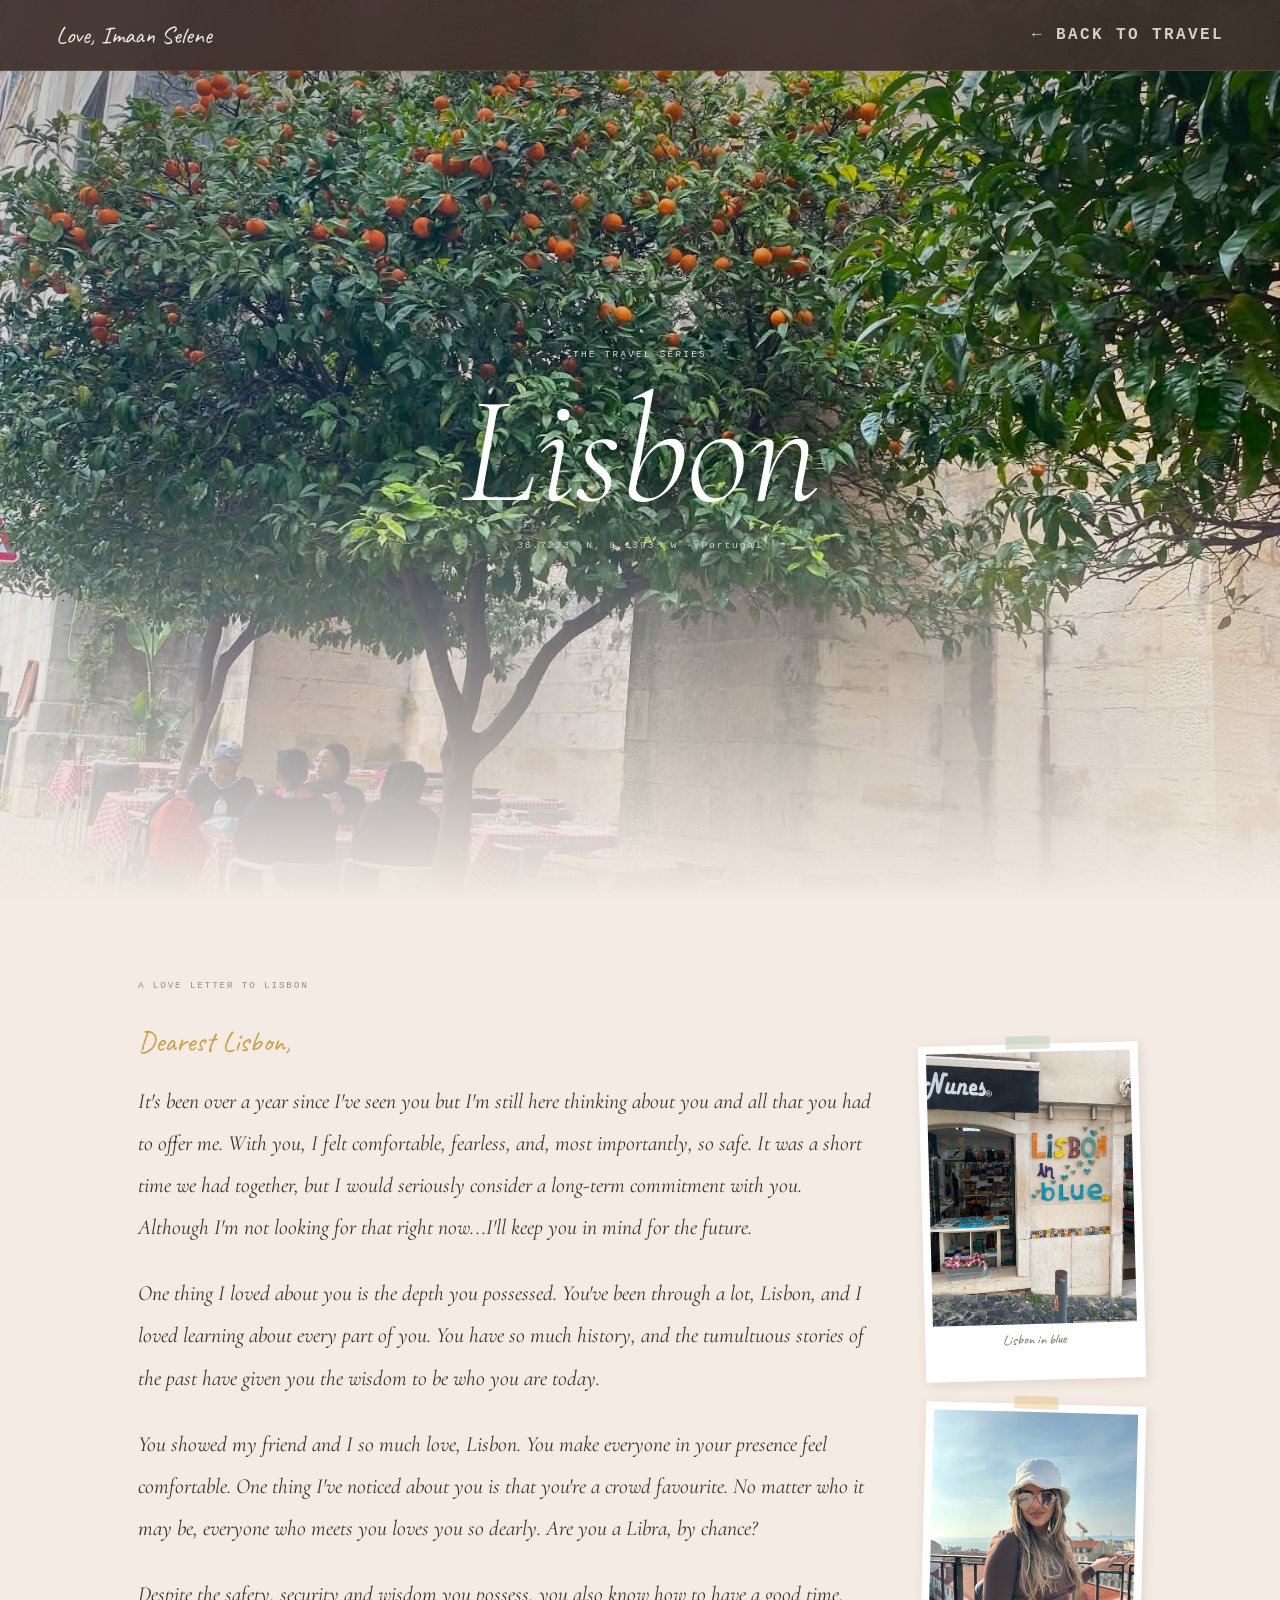
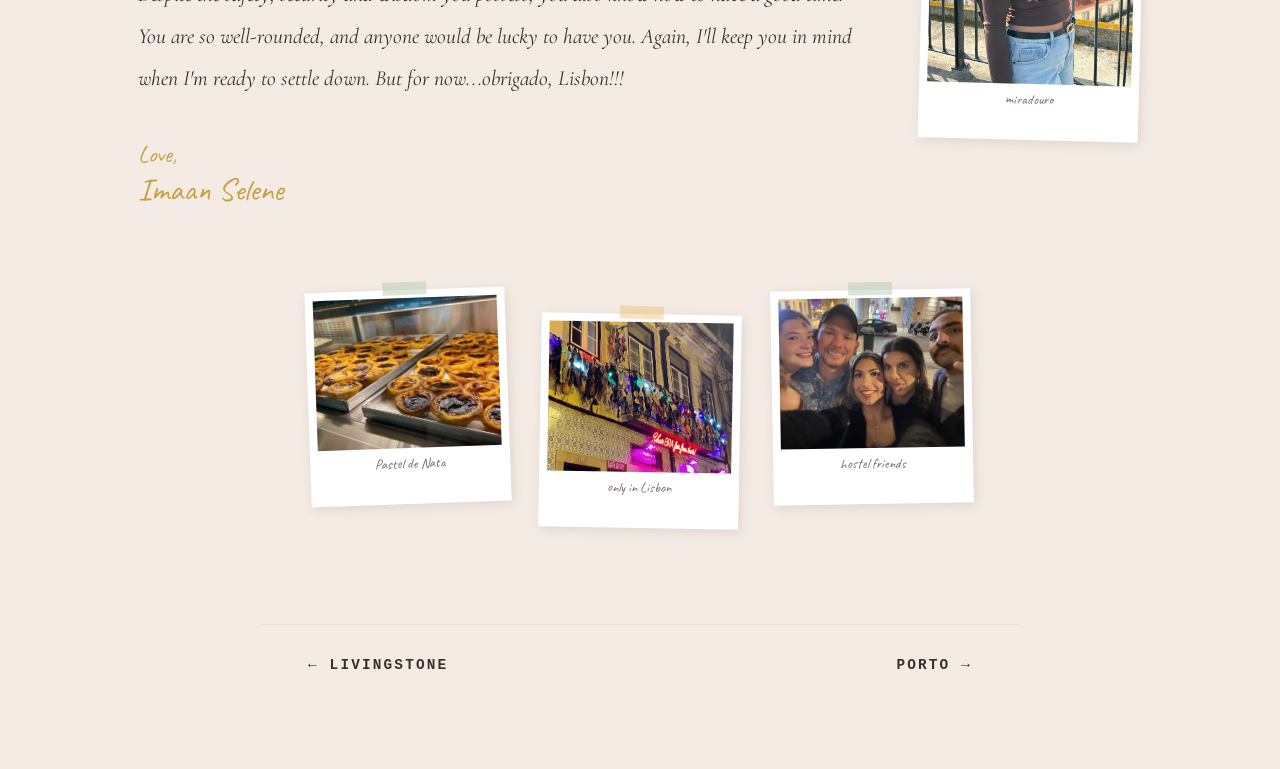
<file: lisbon.html>
<!DOCTYPE html>
<html lang="en">
<head>
  <meta charset="UTF-8" />
  <meta name="viewport" content="width=device-width, initial-scale=1.0" />
  <title>Lisbon — Love, Imaan Selene</title>
  <link href="https://fonts.googleapis.com/css2?family=Cormorant+Garamond:ital,wght@0,300;0,400;1,300;1,400&family=DM+Sans:wght@300;400;500&family=Caveat:wght@400;600&display=swap" rel="stylesheet" />
  <style>
    :root{--espresso:#3E2F2B;--gold:#E1BA66;--gold-dark:#c9a145;--linen:#F4ECE4;--sage:#B8CFB4;--sage-dark:#8aaa85;--muted:#9a8b87;--font-display:'Cormorant Garamond',serif;--font-body:'DM Sans',sans-serif;--font-script:'Caveat',cursive;--font-mono:'Courier New',monospace;}
    *,*::before,*::after{box-sizing:border-box;margin:0;padding:0;}
    html{scroll-behavior:smooth;}
    body{background:var(--linen);color:var(--espresso);font-family:var(--font-body);font-weight:300;overflow-x:hidden;}
    body::after{content:'';position:fixed;inset:0;background-image:url("data:image/svg+xml,%3Csvg viewBox='0 0 512 512' xmlns='http://www.w3.org/2000/svg'%3E%3Cfilter id='n'%3E%3CfeTurbulence type='fractalNoise' baseFrequency='0.75' numOctaves='4' stitchTiles='stitch'/%3E%3C/filter%3E%3Crect width='100%25' height='100%25' filter='url(%23n)'/%3E%3C/svg%3E");opacity:0.028;pointer-events:none;z-index:9000;}
    nav{position:fixed;top:0;left:0;right:0;z-index:500;padding:1.25rem 3.5rem;display:flex;align-items:center;justify-content:space-between;background:rgba(62,47,43,0.92);backdrop-filter:blur(16px);border-bottom:1px solid rgba(225,186,102,0.15);}
    .nav-wordmark{font-family:var(--font-script);font-size:1.5rem;color:var(--linen);text-decoration:none;}
    .nav-back{font-family:var(--font-mono);font-size:1rem;font-weight:600;letter-spacing:0.15em;text-transform:uppercase;color:rgba(244,236,228,0.85);text-decoration:none;transition:color 0.3s;}
    .nav-back:hover{color:var(--gold);}
    .city-hero{position:relative;height:100vh;background:var(--espresso);display:flex;flex-direction:column;align-items:center;justify-content:center;overflow:hidden;}
    .city-hero-img{position:absolute;inset:0;width:100%;height:100%;object-fit:cover;object-position:center 40%;display:block;}
    .city-hero-overlay{position:absolute;inset:0;background:linear-gradient(to bottom,rgba(20,15,10,0.25) 0%,rgba(20,15,10,0.1) 50%,rgba(244,236,228,1) 100%);}
    .hero-content{position:relative;z-index:3;text-align:center;}
    .hero-series{font-family:var(--font-mono);font-size:0.58rem;letter-spacing:0.25em;text-transform:uppercase;color:rgba(255,255,255,0.85);display:block;margin-bottom:1.5rem;text-shadow:0 1px 4px rgba(0,0,0,0.4);}
    .hero-city{font-family:var(--font-display);font-size:clamp(5rem,12vw,10rem);font-weight:300;font-style:italic;color:white;line-height:0.88;text-shadow:0 2px 20px rgba(0,0,0,0.3);}
    .hero-coords{font-family:var(--font-mono);font-size:0.6rem;letter-spacing:0.2em;color:rgba(255,255,255,0.75);display:block;margin-top:1.25rem;text-shadow:0 1px 4px rgba(0,0,0,0.4);}
    @keyframes fadeUp{from{opacity:0;transform:translateY(25px);}to{opacity:1;transform:translateY(0);}}
    .hero-series{animation:fadeUp 0.9s ease 0.3s both;}
    .hero-city{animation:fadeUp 0.9s ease 0.5s both;}
    .hero-coords{animation:fadeUp 0.9s ease 0.7s both;}
    .letter-section{max-width:1100px;margin:0 auto;padding:5rem 3rem;display:grid;grid-template-columns:1fr 220px;gap:3rem;align-items:start;}
    .letter-label{font-family:var(--font-mono);font-size:0.58rem;letter-spacing:0.2em;text-transform:uppercase;color:var(--muted);display:block;margin-bottom:2rem;}
    .letter-opening{font-family:var(--font-script);font-size:1.8rem;color:var(--gold-dark);display:block;margin-bottom:1.25rem;}
    .letter-body{font-family:var(--font-display);font-style:italic;font-size:1.35rem;font-weight:400;color:var(--espresso);line-height:1.95;}
    .letter-body p{margin-bottom:1.5rem;}
    .letter-sign{margin-top:2.5rem;}
    .letter-sign-with{font-family:var(--font-script);font-size:1.5rem;color:var(--gold-dark);display:block;}
    .letter-sign-name{font-family:var(--font-script);font-size:2rem;color:var(--gold-dark);display:block;}
    .letter-side{display:flex;flex-direction:column;gap:1.5rem;padding-top:4rem;}
    .polaroid{background:white;padding:8px 8px 32px;box-shadow:2px 3px 12px rgba(62,47,43,0.12);position:relative;}
    .polaroid::before{content:'';position:absolute;top:-8px;left:50%;transform:translateX(-50%);width:44px;height:13px;background:rgba(184,207,180,0.6);opacity:0.85;}
    .polaroid:nth-child(even)::before{background:rgba(225,186,102,0.45);transform:translateX(-50%) rotate(1deg);}
    .polaroid:nth-child(odd){transform:rotate(-1.5deg);}
    .polaroid:nth-child(even){transform:rotate(1.5deg);}
    .polaroid img{width:100%;height:auto;max-height:280px;object-fit:cover;object-position:center center;display:block;filter:saturate(0.88) sepia(0.06);}
    .polaroid-caption{font-family:var(--font-script);font-size:0.88rem;color:var(--espresso);opacity:0.7;text-align:center;margin-top:6px;display:block;}
    .bottom-photos{max-width:1100px;margin:0 auto;padding:0 3rem 6rem;display:flex;justify-content:center;gap:2rem;align-items:start;flex-wrap:wrap;}
    .bottom-photos .polaroid{width:200px;flex-shrink:0;}
    .bottom-photos .polaroid img{height:280px;width:184px;object-fit:cover;}
    .bottom-photos .polaroid:nth-child(1){transform:rotate(-2deg);}
    .bottom-photos .polaroid:nth-child(2){transform:rotate(1deg);margin-top:1.5rem;}
    .bottom-photos .polaroid:nth-child(3){transform:rotate(-1deg);}
    .city-nav{display:flex;justify-content:space-between;align-items:center;padding:2rem 3rem;border-top:1px solid rgba(184,207,180,0.3);max-width:760px;margin:0 auto 4rem;}
    .city-nav a{font-family:var(--font-mono);font-size:0.9rem;font-weight:600;letter-spacing:0.15em;text-transform:uppercase;color:var(--espresso);text-decoration:none;transition:color 0.3s;}
    .city-nav a:hover{color:var(--gold-dark);}
    @media(max-width:768px){nav{padding:1rem 1.5rem;}.letter-section{grid-template-columns:1fr;padding:3rem 1.5rem;}.letter-side{flex-direction:row;flex-wrap:wrap;padding-top:0;}.letter-side .polaroid{width:calc(50% - 0.75rem);}.bottom-photos{padding:0 1.5rem 4rem;}.city-nav{padding:2rem 1.5rem;}}
  
@media (max-width: 768px) {
  .letter-section { grid-template-columns: 1fr !important; padding: 3rem 1.5rem !important; }
  .letter-side { flex-direction: row; flex-wrap: wrap; padding-top: 0 !important; }
  .letter-side .polaroid { width: calc(50% - 0.75rem); }
  .bottom-photos { padding: 0 1.5rem 3rem !important; }
  .spread { grid-template-columns: 1fr !important; }
  .scrapbook { width: 100% !important; height: auto !important; }
  .polaroid { position: relative !important; top: auto !important; left: auto !important; width: 45% !important; display: inline-block; margin: 0.5rem; }
  .city-nav { padding: 2rem 1.5rem !important; }
  .canvas { padding: 0 1.5rem !important; }
  .hero-city { font-size: clamp(3rem, 12vw, 6rem) !important; }
}

</style>
</head>
<body>
<nav>
  <a href="./index.html" class="nav-wordmark">Love, Imaan Selene</a>
  <a href="./travel.html" class="nav-back">← back to travel</a>
</nav>

<section class="city-hero">
  <img class="city-hero-img" src="./assets/images/lisbon-hero.jpg" alt="Orange tree outside a Lisbon church"/>
  <div class="city-hero-overlay"></div>
  <div class="hero-content">
    <span class="hero-series">The Travel Series</span>
    <h1 class="hero-city">Lisbon</h1>
    <span class="hero-coords">38.7223° N, 9.1393° W · Portugal</span>
  </div>
</section>

<div class="letter-section">
  <div class="letter-main">
    <span class="letter-label">A love letter to Lisbon</span>
    <span class="letter-opening">Dearest Lisbon,</span>
    <div class="letter-body">
      <p>It's been over a year since I've seen you but I'm still here thinking about you and all that you had to offer me. With you, I felt comfortable, fearless, and, most importantly, so safe. It was a short time we had together, but I would seriously consider a long-term commitment with you. Although I'm not looking for that right now...I'll keep you in mind for the future.</p>
      <p>One thing I loved about you is the depth you possessed. You've been through a lot, Lisbon, and I loved learning about every part of you. You have so much history, and the tumultuous stories of the past have given you the wisdom to be who you are today.</p>
      <p>You showed my friend and I so much love, Lisbon. You make everyone in your presence feel comfortable. One thing I've noticed about you is that you're a crowd favourite. No matter who it may be, everyone who meets you loves you so dearly. Are you a Libra, by chance?</p>
      <p>Despite the safety, security and wisdom you possess, you also know how to have a good time. You are so well-rounded, and anyone would be lucky to have you. Again, I'll keep you in mind when I'm ready to settle down. But for now...obrigado, Lisbon!!!</p>
    </div>
    <div class="letter-sign">
      <span class="letter-sign-with">Love,</span>
      <span class="letter-sign-name">Imaan Selene</span>
    </div>
  </div>

  <div class="letter-side">
    <div class="polaroid">
      <img src="./assets/images/lisbon-p1.jpg" alt="Lisbon in blue" style="object-position:center center;"/>
      <span class="polaroid-caption">Lisbon in blue</span>
    </div>
    <div class="polaroid">
      <img src="./assets/images/lisbon-p2.jpg" alt="Miradouro" style="object-position:center 25%;"/>
      <span class="polaroid-caption">miradouro</span>
    </div>
  </div>
</div>

<div class="bottom-photos">
  <div class="polaroid">
    <img src="./assets/images/lisbon-p3.jpg" alt="Pastel de Nata" style="object-position:center center;height:150px;width:100%;object-fit:cover;"/>
    <span class="polaroid-caption">Pastel de Nata</span>
  </div>
  <div class="polaroid">
    <img src="./assets/images/lisbon-p4.jpg" alt="Only in Lisbon" style="object-position:center center;height:150px;width:100%;object-fit:cover;"/>
    <span class="polaroid-caption">only in Lisbon</span>
  </div>
  <div class="polaroid">
    <img src="./assets/images/lisbon-p5.jpg" alt="Hostel friends" style="object-position:center center;height:150px;width:100%;object-fit:cover;"/>
    <span class="polaroid-caption">hostel friends</span>
  </div>
</div>

<div class="city-nav">
  <a href="./livingstone.html">← Livingstone</a>
  <a href="./porto.html">Porto →</a>
</div>
</body>
</html>
</file>
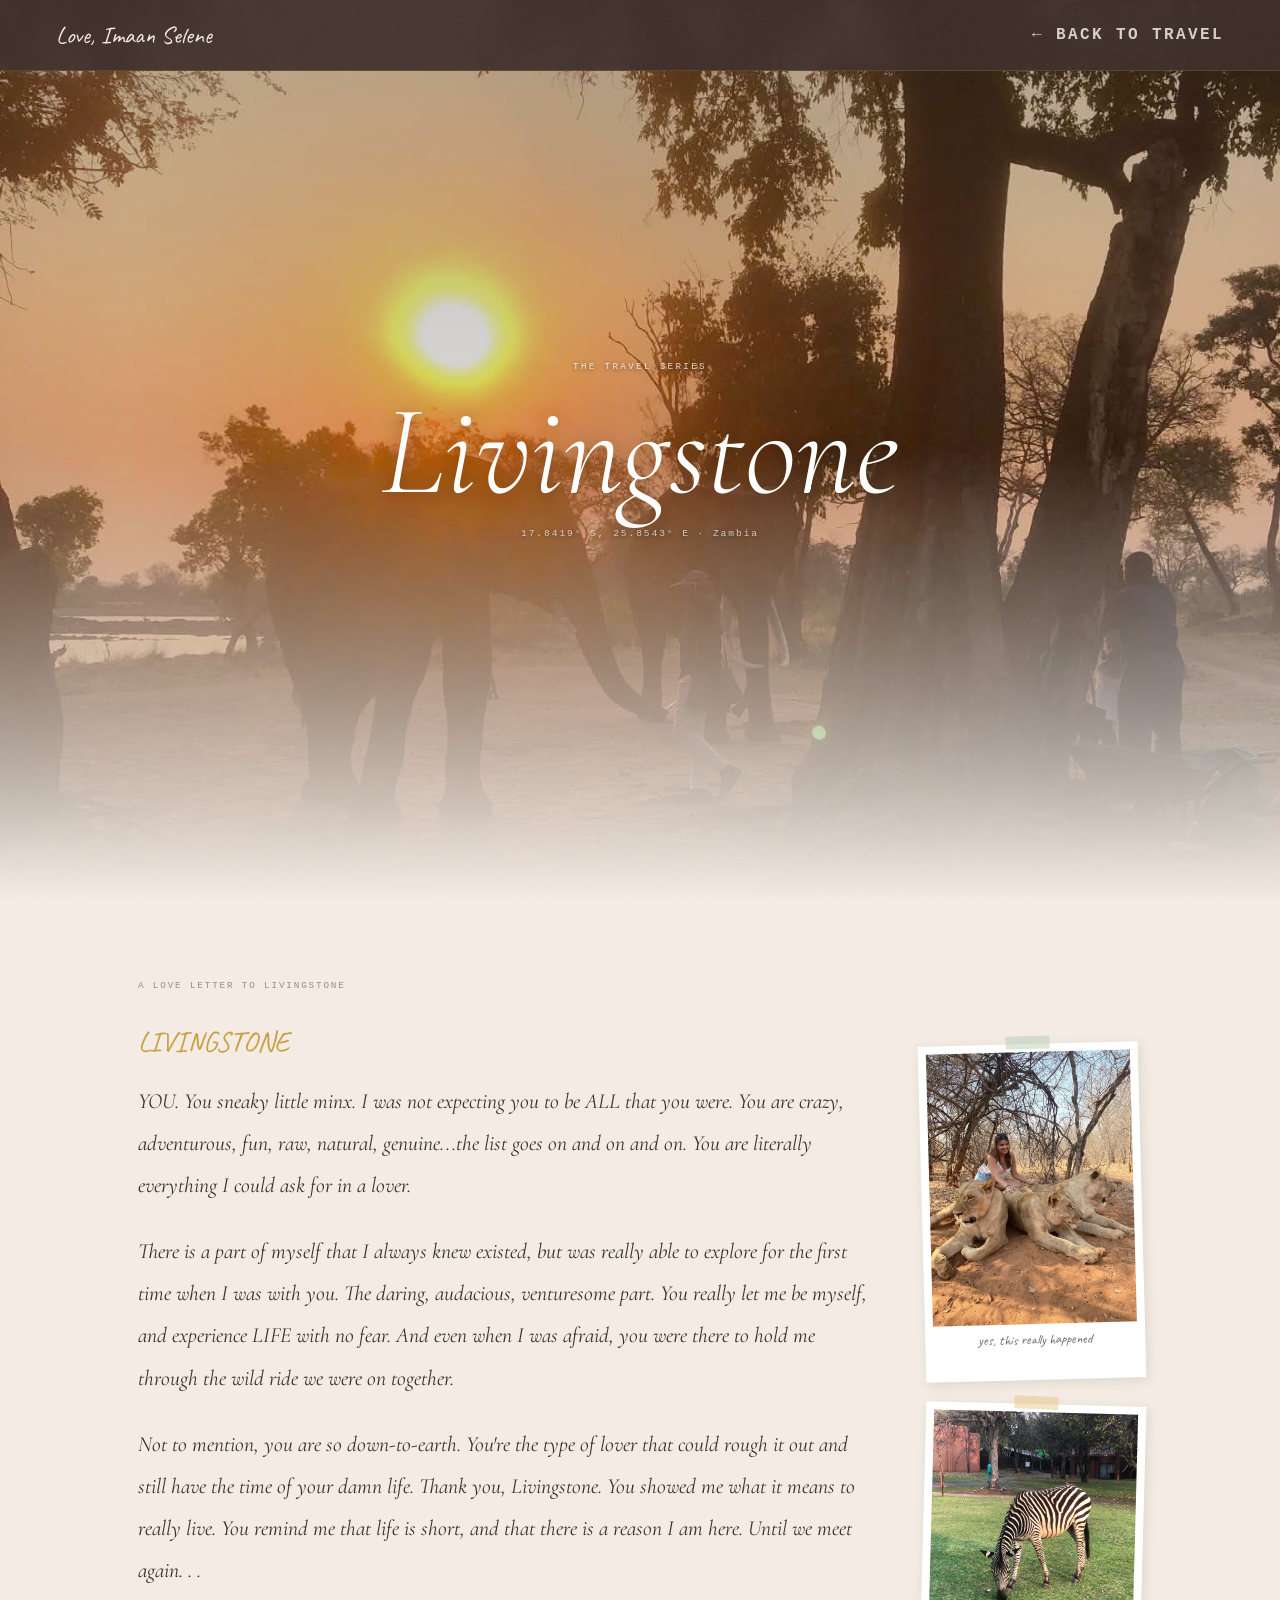
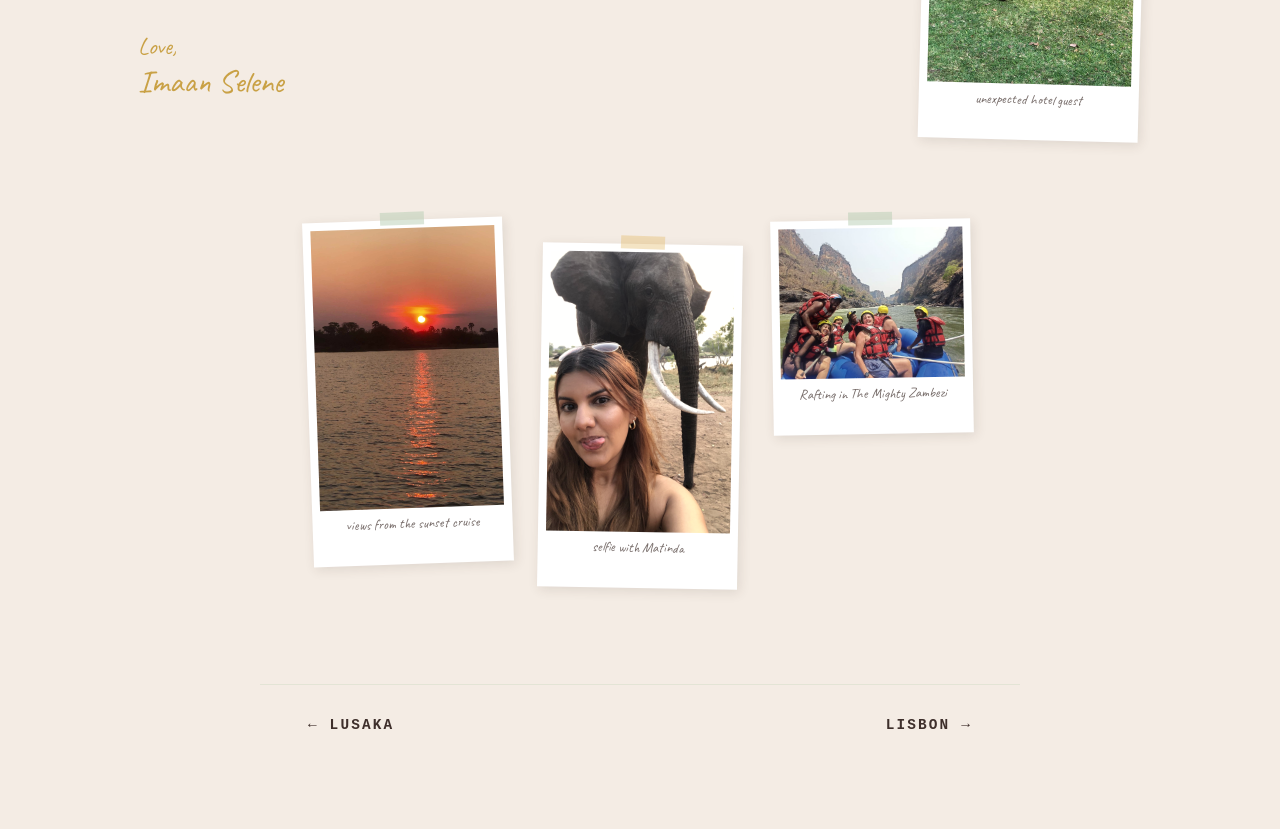
<file: livingstone.html>
<!DOCTYPE html>
<html lang="en">
<head>
  <meta charset="UTF-8" />
  <meta name="viewport" content="width=device-width, initial-scale=1.0" />
  <title>Livingstone — Love, Imaan Selene</title>
  <link href="https://fonts.googleapis.com/css2?family=Cormorant+Garamond:ital,wght@0,300;0,400;1,300;1,400&family=DM+Sans:wght@300;400;500&family=Caveat:wght@400;600&display=swap" rel="stylesheet" />
  <style>
    :root{--espresso:#3E2F2B;--gold:#E1BA66;--gold-dark:#c9a145;--linen:#F4ECE4;--sage:#B8CFB4;--sage-dark:#8aaa85;--muted:#9a8b87;--font-display:'Cormorant Garamond',serif;--font-body:'DM Sans',sans-serif;--font-script:'Caveat',cursive;--font-mono:'Courier New',monospace;}
    *,*::before,*::after{box-sizing:border-box;margin:0;padding:0;}
    html{scroll-behavior:smooth;}
    body{background:var(--linen);color:var(--espresso);font-family:var(--font-body);font-weight:300;overflow-x:hidden;}
    body::after{content:'';position:fixed;inset:0;background-image:url("data:image/svg+xml,%3Csvg viewBox='0 0 512 512' xmlns='http://www.w3.org/2000/svg'%3E%3Cfilter id='n'%3E%3CfeTurbulence type='fractalNoise' baseFrequency='0.75' numOctaves='4' stitchTiles='stitch'/%3E%3C/filter%3E%3Crect width='100%25' height='100%25' filter='url(%23n)'/%3E%3C/svg%3E");opacity:0.028;pointer-events:none;z-index:9000;}
    nav{position:fixed;top:0;left:0;right:0;z-index:500;padding:1.25rem 3.5rem;display:flex;align-items:center;justify-content:space-between;background:rgba(62,47,43,0.92);backdrop-filter:blur(16px);border-bottom:1px solid rgba(225,186,102,0.15);}
    .nav-wordmark{font-family:var(--font-script);font-size:1.5rem;color:var(--linen);text-decoration:none;}
    .nav-back{font-family:var(--font-mono);font-size:1rem;font-weight:600;letter-spacing:0.15em;text-transform:uppercase;color:rgba(244,236,228,0.85);text-decoration:none;transition:color 0.3s;}
    .nav-back:hover{color:var(--gold);}
    .city-hero{position:relative;height:100vh;background:var(--espresso);display:flex;flex-direction:column;align-items:center;justify-content:center;overflow:hidden;}
    .city-hero-img{position:absolute;inset:0;width:100%;height:100%;object-fit:cover;object-position:center 40%;display:block;}
    .city-hero-overlay{position:absolute;inset:0;background:linear-gradient(to bottom,rgba(20,15,10,0.3) 0%,rgba(20,15,10,0.15) 50%,rgba(244,236,228,1) 100%);}
    .hero-content{position:relative;z-index:3;text-align:center;}
    .hero-series{font-family:var(--font-mono);font-size:0.58rem;letter-spacing:0.25em;text-transform:uppercase;color:rgba(255,255,255,0.8);display:block;margin-bottom:1.5rem;text-shadow:0 1px 4px rgba(0,0,0,0.5);}
    .hero-city{font-family:var(--font-display);font-size:clamp(4rem,10vw,9rem);font-weight:300;font-style:italic;color:white;line-height:0.88;text-shadow:0 2px 20px rgba(0,0,0,0.4);}
    .hero-coords{font-family:var(--font-mono);font-size:0.6rem;letter-spacing:0.2em;color:rgba(255,255,255,0.7);display:block;margin-top:1.25rem;text-shadow:0 1px 4px rgba(0,0,0,0.5);}
    @keyframes fadeUp{from{opacity:0;transform:translateY(25px);}to{opacity:1;transform:translateY(0);}}
    .hero-series{animation:fadeUp 0.9s ease 0.3s both;}
    .hero-city{animation:fadeUp 0.9s ease 0.5s both;}
    .hero-coords{animation:fadeUp 0.9s ease 0.7s both;}
    .letter-section{max-width:1100px;margin:0 auto;padding:5rem 3rem;display:grid;grid-template-columns:1fr 220px;gap:3rem;align-items:start;}
    .letter-label{font-family:var(--font-mono);font-size:0.58rem;letter-spacing:0.2em;text-transform:uppercase;color:var(--muted);display:block;margin-bottom:2rem;}
    .letter-opening{font-family:var(--font-script);font-size:1.8rem;color:var(--gold-dark);display:block;margin-bottom:1.25rem;}
    .letter-body{font-family:var(--font-display);font-style:italic;font-size:1.35rem;font-weight:400;color:var(--espresso);line-height:1.95;}
    .letter-body p{margin-bottom:1.5rem;}
    .letter-sign{margin-top:2.5rem;}
    .letter-sign-with{font-family:var(--font-script);font-size:1.5rem;color:var(--gold-dark);display:block;}
    .letter-sign-name{font-family:var(--font-script);font-size:2rem;color:var(--gold-dark);display:block;}
    .letter-side{display:flex;flex-direction:column;gap:1.5rem;padding-top:4rem;}
    .polaroid{background:white;padding:8px 8px 32px;box-shadow:2px 3px 12px rgba(62,47,43,0.12);position:relative;}
    .polaroid::before{content:'';position:absolute;top:-8px;left:50%;transform:translateX(-50%);width:44px;height:13px;background:rgba(184,207,180,0.6);opacity:0.85;}
    .polaroid:nth-child(even)::before{background:rgba(225,186,102,0.45);transform:translateX(-50%) rotate(1deg);}
    .polaroid:nth-child(odd){transform:rotate(-1.5deg);}
    .polaroid:nth-child(even){transform:rotate(1.5deg);}
    .polaroid img{width:100%;height:auto;max-height:280px;object-fit:cover;object-position:center center;display:block;filter:saturate(0.88) sepia(0.06);}
    .polaroid-caption{font-family:var(--font-script);font-size:0.88rem;color:var(--espresso);opacity:0.7;text-align:center;margin-top:6px;display:block;}
    .bottom-photos{max-width:1100px;margin:0 auto;padding:0 3rem 6rem;display:flex;justify-content:center;gap:2rem;align-items:start;flex-wrap:wrap;}
    .bottom-photos .polaroid{width:200px;flex-shrink:0;}
    .bottom-photos .polaroid img{height:280px;width:184px;object-fit:cover;}
    .bottom-photos .polaroid:nth-child(1){transform:rotate(-2deg);}
    .bottom-photos .polaroid:nth-child(2){transform:rotate(1deg);margin-top:1.5rem;}
    .bottom-photos .polaroid:nth-child(3){transform:rotate(-1deg);}
    .city-nav{display:flex;justify-content:space-between;align-items:center;padding:2rem 3rem;border-top:1px solid rgba(184,207,180,0.3);max-width:760px;margin:0 auto 4rem;}
    .city-nav a{font-family:var(--font-mono);font-size:0.9rem;font-weight:600;letter-spacing:0.15em;text-transform:uppercase;color:var(--espresso);text-decoration:none;transition:color 0.3s;}
    .city-nav a:hover{color:var(--gold-dark);}
    @media(max-width:768px){nav{padding:1rem 1.5rem;}.letter-section{grid-template-columns:1fr;padding:3rem 1.5rem;}.letter-side{flex-direction:row;flex-wrap:wrap;padding-top:0;}.letter-side .polaroid{width:calc(50% - 0.75rem);}.bottom-photos{padding:0 1.5rem 4rem;}.city-nav{padding:2rem 1.5rem;}}
  
@media (max-width: 768px) {
  .letter-section { grid-template-columns: 1fr !important; padding: 3rem 1.5rem !important; }
  .letter-side { flex-direction: row; flex-wrap: wrap; padding-top: 0 !important; }
  .letter-side .polaroid { width: calc(50% - 0.75rem); }
  .bottom-photos { padding: 0 1.5rem 3rem !important; }
  .spread { grid-template-columns: 1fr !important; }
  .scrapbook { width: 100% !important; height: auto !important; }
  .polaroid { position: relative !important; top: auto !important; left: auto !important; width: 45% !important; display: inline-block; margin: 0.5rem; }
  .city-nav { padding: 2rem 1.5rem !important; }
  .canvas { padding: 0 1.5rem !important; }
  .hero-city { font-size: clamp(3rem, 12vw, 6rem) !important; }
}

</style>
</head>
<body>
<nav>
  <a href="./index.html" class="nav-wordmark">Love, Imaan Selene</a>
  <a href="./travel.html" class="nav-back">← back to travel</a>
</nav>

<section class="city-hero">
  <img class="city-hero-img" src="./assets/images/livingstone-hero.jpg" alt="Elephants at sunset in Livingstone"/>
  <div class="city-hero-overlay"></div>
  <div class="hero-content">
    <span class="hero-series">The Travel Series</span>
    <h1 class="hero-city">Livingstone</h1>
    <span class="hero-coords">17.8419° S, 25.8543° E · Zambia</span>
  </div>
</section>

<div class="letter-section">
  <div class="letter-main">
    <span class="letter-label">A love letter to Livingstone</span>
    <span class="letter-opening">LIVINGSTONE</span>
    <div class="letter-body">
      <p>YOU. You sneaky little minx. I was not expecting you to be ALL that you were. You are crazy, adventurous, fun, raw, natural, genuine...the list goes on and on and on. You are literally everything I could ask for in a lover.</p>
      <p>There is a part of myself that I always knew existed, but was really able to explore for the first time when I was with you. The daring, audacious, venturesome part. You really let me be myself, and experience LIFE with no fear. And even when I was afraid, you were there to hold me through the wild ride we were on together.</p>
      <p>Not to mention, you are so down-to-earth. You're the type of lover that could rough it out and still have the time of your damn life. Thank you, Livingstone. You showed me what it means to really live. You remind me that life is short, and that there is a reason I am here. Until we meet again. . .</p>
    </div>
    <div class="letter-sign">
      <span class="letter-sign-with">Love,</span>
      <span class="letter-sign-name">Imaan Selene</span>
    </div>
  </div>

  <div class="letter-side">
    <div class="polaroid">
      <img src="./assets/images/livingstone-p1.jpg" alt="Lions" style="object-position:center 20%;"/>
      <span class="polaroid-caption">yes, this really happened</span>
    </div>
    <div class="polaroid">
      <img src="./assets/images/livingstone-p2.jpg" alt="Zebra" style="object-position:center 30%;"/>
      <span class="polaroid-caption">unexpected hotel guest</span>
    </div>
  </div>
</div>

<div class="bottom-photos">
  <div class="polaroid">
    <img src="./assets/images/livingstone-p3.jpg" alt="Palm tree sunset" style="object-position:center 40%;"/>
    <span class="polaroid-caption">views from the sunset cruise</span>
  </div>
  <div class="polaroid">
    <img src="./assets/images/livingstone-p4.jpg" alt="Selfie with Matinda" style="object-position:center 15%;"/>
    <span class="polaroid-caption">selfie with Matinda</span>
  </div>
  <div class="polaroid">
    <img src="./assets/images/livingstone-p5.jpg" alt="Rafting" style="object-position:center center;height:150px;width:100%;object-fit:cover;"/>
    <span class="polaroid-caption">Rafting in The Mighty Zambezi</span>
  </div>
</div>

<div class="city-nav">
  <a href="./lusaka.html">← Lusaka</a>
  <a href="./lisbon.html">Lisbon →</a>
</div>
</body>
</html>
</file>
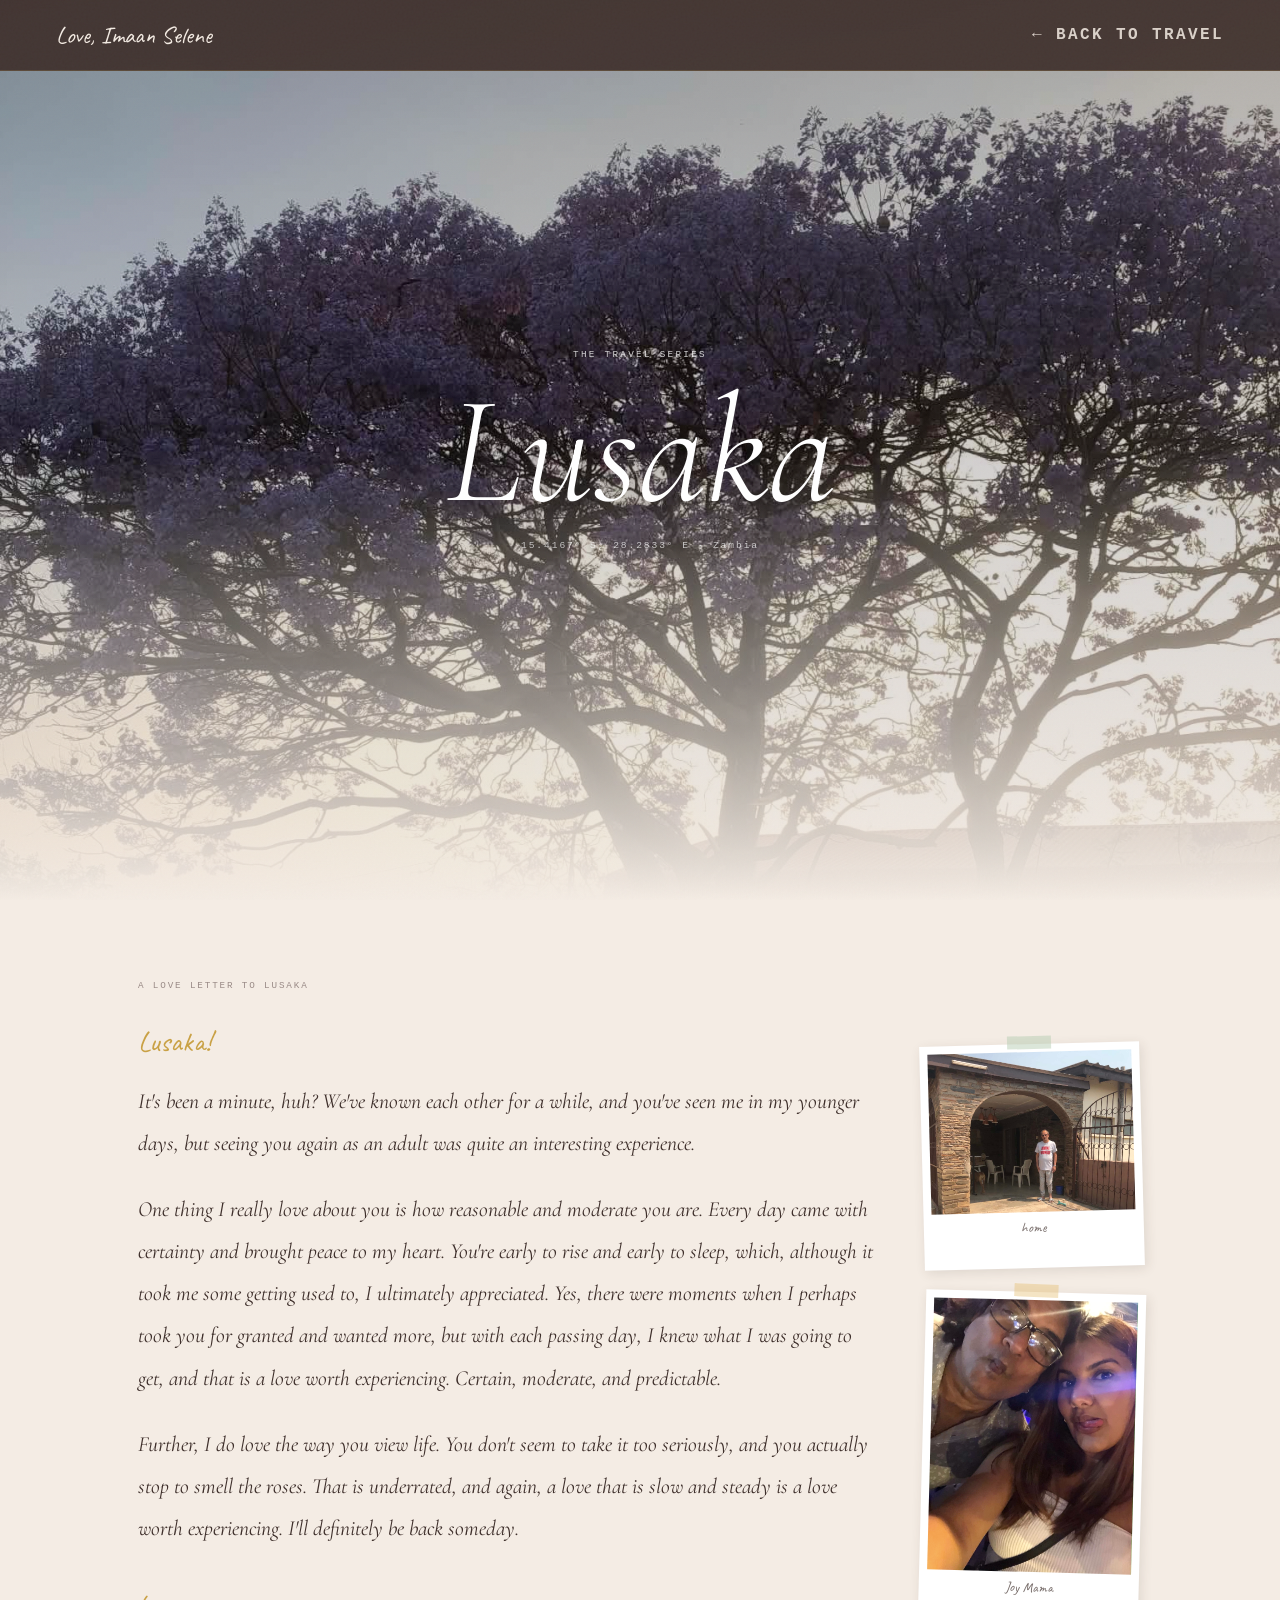
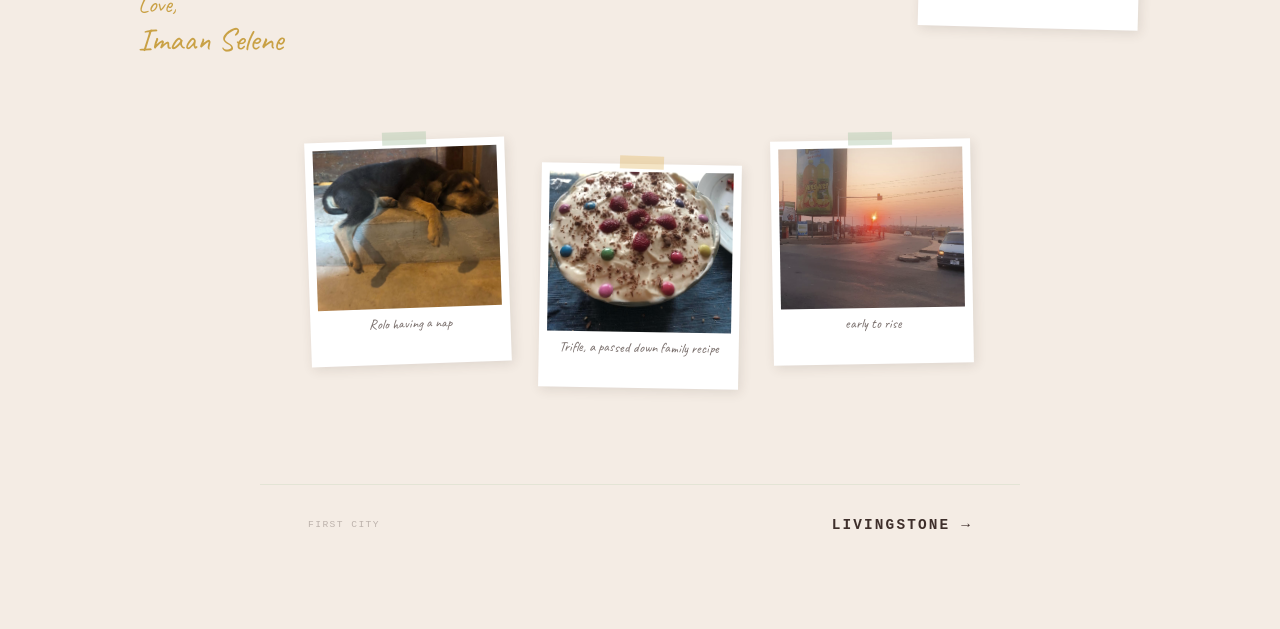
<file: lusaka.html>
<!DOCTYPE html>
<html lang="en">
<head>
  <meta charset="UTF-8" />
  <meta name="viewport" content="width=device-width, initial-scale=1.0" />
  <title>Lusaka — Love, Imaan Selene</title>
  <link href="https://fonts.googleapis.com/css2?family=Cormorant+Garamond:ital,wght@0,300;0,400;1,300;1,400&family=DM+Sans:wght@300;400;500&family=Caveat:wght@400;600&display=swap" rel="stylesheet" />
  <style>
    :root{--espresso:#3E2F2B;--gold:#E1BA66;--gold-dark:#c9a145;--linen:#F4ECE4;--sage:#B8CFB4;--sage-dark:#8aaa85;--muted:#9a8b87;--font-display:'Cormorant Garamond',serif;--font-body:'DM Sans',sans-serif;--font-script:'Caveat',cursive;--font-mono:'Courier New',monospace;}
    *,*::before,*::after{box-sizing:border-box;margin:0;padding:0;}
    html{scroll-behavior:smooth;}
    body{background:var(--linen);color:var(--espresso);font-family:var(--font-body);font-weight:300;overflow-x:hidden;}
    body::after{content:'';position:fixed;inset:0;background-image:url("data:image/svg+xml,%3Csvg viewBox='0 0 512 512' xmlns='http://www.w3.org/2000/svg'%3E%3Cfilter id='n'%3E%3CfeTurbulence type='fractalNoise' baseFrequency='0.75' numOctaves='4' stitchTiles='stitch'/%3E%3C/filter%3E%3Crect width='100%25' height='100%25' filter='url(%23n)'/%3E%3C/svg%3E");opacity:0.028;pointer-events:none;z-index:9000;}

    /* NAV */
    nav{position:fixed;top:0;left:0;right:0;z-index:500;padding:1.25rem 3.5rem;display:flex;align-items:center;justify-content:space-between;background:rgba(62,47,43,0.92);backdrop-filter:blur(16px);border-bottom:1px solid rgba(225,186,102,0.15);}
    .nav-wordmark{font-family:var(--font-script);font-size:1.5rem;color:var(--linen);text-decoration:none;}
    .nav-back{font-family:var(--font-mono);font-size:1rem;font-weight:600;letter-spacing:0.15em;text-transform:uppercase;color:rgba(244,236,228,0.85);text-decoration:none;transition:color 0.3s;}
    .nav-back:hover{color:var(--gold);}

    /* HERO */
    .city-hero{position:relative;height:100vh;background:var(--espresso);display:flex;flex-direction:column;align-items:center;justify-content:center;overflow:hidden;}
    .city-hero-img{position:absolute;inset:0;width:100%;height:100%;object-fit:cover;object-position:center 30%;display:block;}
    /* Lighter overlay so purple tree pops through */
    .city-hero-overlay{position:absolute;inset:0;background:linear-gradient(to bottom, rgba(30,20,15,0.35) 0%, rgba(30,20,15,0.2) 50%, rgba(244,236,228,1) 100%);}
    .hero-content{position:relative;z-index:3;text-align:center;}
    .hero-series{font-family:var(--font-mono);font-size:0.58rem;letter-spacing:0.25em;text-transform:uppercase;color:rgba(255,255,255,0.8);display:block;margin-bottom:1.5rem;text-shadow:0 1px 4px rgba(0,0,0,0.5);}
    .hero-city{font-family:var(--font-display);font-size:clamp(5rem,12vw,10rem);font-weight:300;font-style:italic;color:white;line-height:0.88;text-shadow:0 2px 20px rgba(0,0,0,0.4);}
    .hero-coords{font-family:var(--font-mono);font-size:0.6rem;letter-spacing:0.2em;color:rgba(255,255,255,0.7);display:block;margin-top:1.25rem;text-shadow:0 1px 4px rgba(0,0,0,0.5);}
    @keyframes fadeUp{from{opacity:0;transform:translateY(25px);}to{opacity:1;transform:translateY(0);}}
    .hero-series{animation:fadeUp 0.9s ease 0.3s both;}
    .hero-city{animation:fadeUp 0.9s ease 0.5s both;}
    .hero-coords{animation:fadeUp 0.9s ease 0.7s both;}

    /* LETTER SECTION */
    .letter-section{max-width:1100px;margin:0 auto;padding:5rem 3rem;display:grid;grid-template-columns:1fr 220px;gap:3rem;align-items:start;}
    .letter-main{}
    .letter-label{font-family:var(--font-mono);font-size:0.58rem;letter-spacing:0.2em;text-transform:uppercase;color:var(--muted);display:block;margin-bottom:2rem;}
    .letter-opening{font-family:var(--font-script);font-size:1.8rem;color:var(--gold-dark);display:block;margin-bottom:1.25rem;}
    .letter-body{font-family:var(--font-display);font-style:italic;font-size:1.35rem;font-weight:400;color:var(--espresso);line-height:1.95;}
    .letter-body p{margin-bottom:1.5rem;}
    .letter-sign{margin-top:2.5rem;}
    .letter-sign-with{font-family:var(--font-script);font-size:1.5rem;color:var(--gold-dark);display:block;}
    .letter-sign-name{font-family:var(--font-script);font-size:2rem;color:var(--gold-dark);display:block;}

    /* SIDE PHOTOS */
    .letter-side{display:flex;flex-direction:column;gap:1.5rem;padding-top:4rem;}
    .polaroid{background:white;padding:8px 8px 32px;box-shadow:2px 3px 12px rgba(62,47,43,0.12);position:relative;}
    .polaroid::before{content:'';position:absolute;top:-8px;left:50%;transform:translateX(-50%);width:44px;height:13px;background:rgba(184,207,180,0.6);opacity:0.85;}
    .polaroid:nth-child(even)::before{background:rgba(225,186,102,0.45);transform:translateX(-50%) rotate(1deg);}
    .polaroid:nth-child(odd){transform:rotate(-1.5deg);}
    .polaroid:nth-child(even){transform:rotate(1.5deg);}
    .polaroid img{width:100%;height:auto;max-height:280px;object-fit:cover;object-position:center center;display:block;filter:saturate(0.88) sepia(0.06);}
    .polaroid-caption{font-family:var(--font-script);font-size:0.88rem;color:var(--espresso);opacity:0.7;text-align:center;margin-top:6px;display:block;}

    /* BOTTOM PHOTOS */
    .bottom-photos{max-width:900px;margin:0 auto;padding:0 3rem 6rem;display:flex;justify-content:center;gap:2rem;align-items:start;}
    .bottom-photos .polaroid{width:200px;flex-shrink:0;}.bottom-photos .polaroid img{height:280px;width:184px;object-fit:cover;}
    .bottom-photos .polaroid:nth-child(1){transform:rotate(-2deg);}
    .bottom-photos .polaroid:nth-child(2){transform:rotate(1deg);margin-top:1.5rem;}
    .bottom-photos .polaroid:nth-child(3){transform:rotate(-1deg);}

    /* CITY NAV */
    .city-nav{display:flex;justify-content:space-between;align-items:center;padding:2rem 3rem;border-top:1px solid rgba(184,207,180,0.3);max-width:760px;margin:0 auto 4rem;}
    .city-nav a{font-family:var(--font-mono);font-size:0.9rem;font-weight:600;letter-spacing:0.15em;text-transform:uppercase;color:var(--espresso);text-decoration:none;transition:color 0.3s;}
    .city-nav a:hover{color:var(--gold-dark);}

    @media(max-width:768px){
      nav{padding:1rem 1.5rem;}
      .letter-section{grid-template-columns:1fr;padding:3rem 1.5rem;}
      .letter-side{flex-direction:row;flex-wrap:wrap;padding-top:0;}
      .letter-side .polaroid{width:calc(50% - 0.75rem);}
      .bottom-photos{grid-template-columns:1fr 1fr;padding:0 1.5rem 4rem;}
      .city-nav{padding:2rem 1.5rem;}
    }
  
@media (max-width: 768px) {
  .letter-section { grid-template-columns: 1fr !important; padding: 3rem 1.5rem !important; }
  .letter-side { flex-direction: row; flex-wrap: wrap; padding-top: 0 !important; }
  .letter-side .polaroid { width: calc(50% - 0.75rem); }
  .bottom-photos { padding: 0 1.5rem 3rem !important; }
  .spread { grid-template-columns: 1fr !important; }
  .scrapbook { width: 100% !important; height: auto !important; }
  .polaroid { position: relative !important; top: auto !important; left: auto !important; width: 45% !important; display: inline-block; margin: 0.5rem; }
  .city-nav { padding: 2rem 1.5rem !important; }
  .canvas { padding: 0 1.5rem !important; }
  .hero-city { font-size: clamp(3rem, 12vw, 6rem) !important; }
}

</style>
</head>
<body>
<nav>
  <a href="./index.html" class="nav-wordmark">Love, Imaan Selene</a>
  <a href="./travel.html" class="nav-back">← back to travel</a>
</nav>

<section class="city-hero">
  <img class="city-hero-img" src="./assets/images/lusaka-hero.jpg" alt="Lusaka jacaranda tree at sunset"/>
  <div class="city-hero-overlay"></div>
  <div class="hero-content">
    <span class="hero-series">The Travel Series</span>
    <h1 class="hero-city">Lusaka</h1>
    <span class="hero-coords">15.4167° S, 28.2833° E · Zambia</span>
  </div>
</section>

<!-- LETTER + SIDE PHOTOS -->
<div class="letter-section">
  <div class="letter-main">
    <span class="letter-label">A love letter to Lusaka</span>
    <span class="letter-opening">Lusaka!</span>
    <div class="letter-body">
      <p>It's been a minute, huh? We've known each other for a while, and you've seen me in my younger days, but seeing you again as an adult was quite an interesting experience.</p>
      <p>One thing I really love about you is how reasonable and moderate you are. Every day came with certainty and brought peace to my heart. You're early to rise and early to sleep, which, although it took me some getting used to, I ultimately appreciated. Yes, there were moments when I perhaps took you for granted and wanted more, but with each passing day, I knew what I was going to get, and that is a love worth experiencing. Certain, moderate, and predictable.</p>
      <p>Further, I do love the way you view life. You don't seem to take it too seriously, and you actually stop to smell the roses. That is underrated, and again, a love that is slow and steady is a love worth experiencing. I'll definitely be back someday.</p>
    </div>
    <div class="letter-sign">
      <span class="letter-sign-with">Love,</span>
      <span class="letter-sign-name">Imaan Selene</span>
    </div>
  </div>

  <!-- SIDE PHOTOS -->
  <div class="letter-side">
    <div class="polaroid">
      <img src="./assets/images/lusaka-p4.jpg" alt="Home" style="object-fit:cover;object-position:center 20%;width:100%;height:160px;"/>
      <span class="polaroid-caption">home</span>
    </div>
    <div class="polaroid">
      <img src="./assets/images/lusaka-p5.jpg" alt="Joy Mama" style="object-fit:cover;object-position:center 5%;"/>
      <span class="polaroid-caption">Joy Mama</span>
    </div>
  </div>
</div>

<!-- BOTTOM PHOTOS -->
<div class="bottom-photos">
  <div class="polaroid">
    <img src="./assets/images/lusaka-p1.jpg" alt="Rolo" style="object-fit:cover;object-position:center center;width:100%;height:160px;"/>
    <span class="polaroid-caption">Rolo having a nap</span>
  </div>
  <div class="polaroid">
    <img src="./assets/images/lusaka-p2.jpg" alt="Trifle" style="object-fit:cover;object-position:center center;width:100%;height:160px;"/>
    <span class="polaroid-caption">Trifle, a passed down family recipe</span>
  </div>
  <div class="polaroid">
    <img src="./assets/images/lusaka-p3.jpg" alt="Lusaka sunset" style="object-fit:cover;object-position:center 40%;width:100%;height:160px;"/>
    <span class="polaroid-caption">early to rise</span>
  </div>
</div>

<div class="city-nav">
  <span style="opacity:0.3;font-family:var(--font-mono);font-size:0.6rem;letter-spacing:0.15em;text-transform:uppercase;">first city</span>
  <a href="./livingstone.html">Livingstone →</a>
</div>
</body>
</html>
</file>
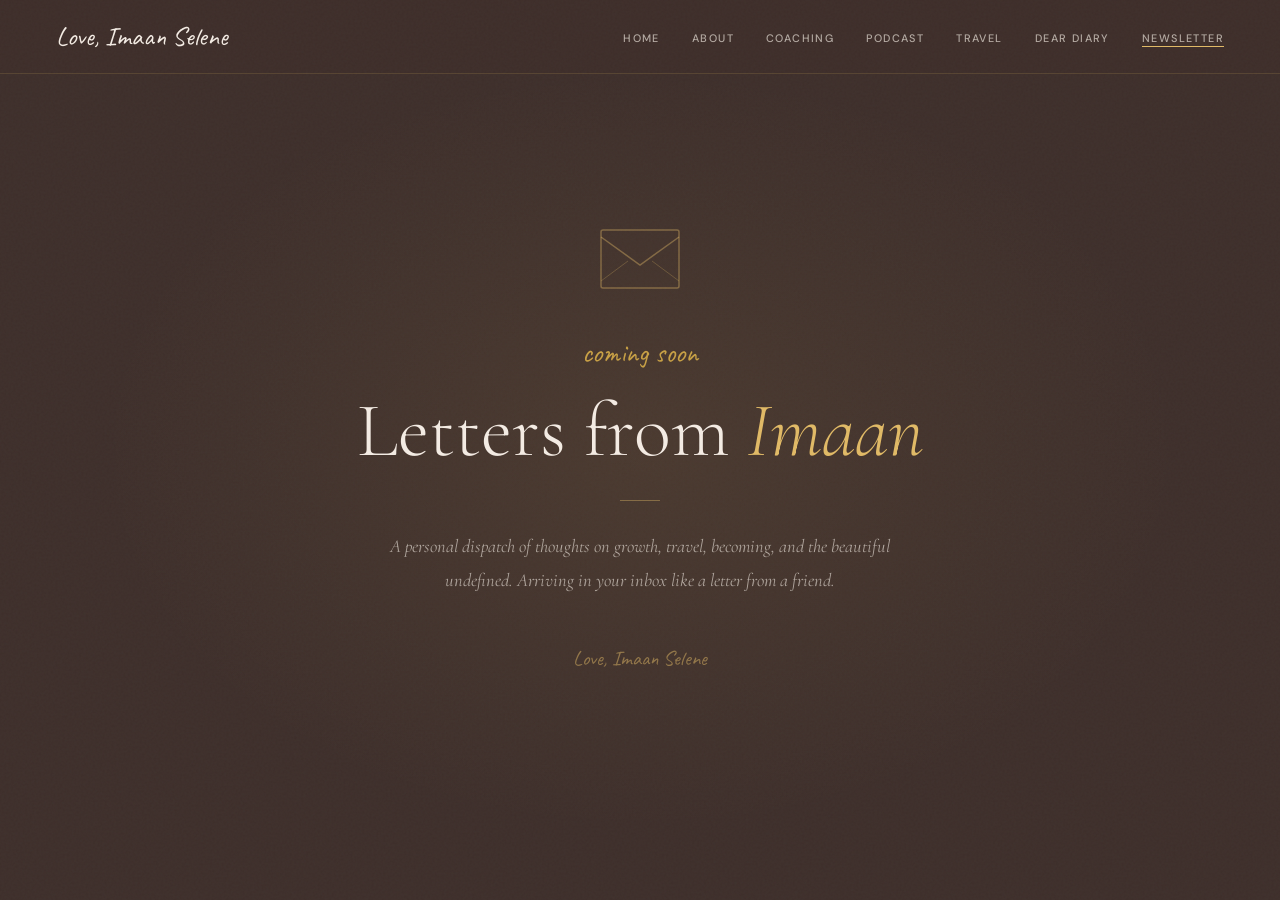
<file: newsletter.html>
<!DOCTYPE html>
<html lang="en">
<head>
  <meta charset="UTF-8" />
  <meta name="viewport" content="width=device-width, initial-scale=1.0" />
  <title>Newsletter — Love, Imaan Selene</title>
  <link href="https://fonts.googleapis.com/css2?family=Cormorant+Garamond:ital,wght@0,300;0,400;1,300;1,400&family=DM+Sans:wght@300;400;500&family=Caveat:wght@400;600&display=swap" rel="stylesheet" />
  <style>
    :root{--espresso:#3E2F2B;--gold:#E1BA66;--gold-dark:#c9a145;--linen:#F4ECE4;--sage:#B8CFB4;--sage-dark:#8aaa85;--muted:#9a8b87;--font-display:'Cormorant Garamond',serif;--font-body:'DM Sans',sans-serif;--font-script:'Caveat',cursive;--font-mono:'Courier New',monospace;}
    *,*::before,*::after{box-sizing:border-box;margin:0;padding:0;}
    body{background:var(--espresso);color:var(--linen);font-family:var(--font-body);overflow-x:hidden;}
    body::after{content:'';position:fixed;inset:0;background-image:url("data:image/svg+xml,%3Csvg viewBox='0 0 512 512' xmlns='http://www.w3.org/2000/svg'%3E%3Cfilter id='n'%3E%3CfeTurbulence type='fractalNoise' baseFrequency='0.75' numOctaves='4' stitchTiles='stitch'/%3E%3C/filter%3E%3Crect width='100%25' height='100%25' filter='url(%23n)'/%3E%3C/svg%3E");opacity:0.028;pointer-events:none;z-index:9000;}
    nav{position:fixed;top:0;left:0;right:0;z-index:500;padding:1.25rem 3.5rem;display:flex;align-items:center;justify-content:space-between;background:rgba(62,47,43,0.92);backdrop-filter:blur(16px);border-bottom:1px solid rgba(225,186,102,0.15);}
    .nav-wordmark{font-family:var(--font-script);font-size:1.65rem;color:var(--linen);text-decoration:none;}
    .nav-links{display:flex;gap:2rem;list-style:none;}
    .nav-links a{font-family:var(--font-body);font-size:0.68rem;font-weight:500;letter-spacing:0.13em;text-transform:uppercase;color:rgba(244,236,228,0.65);text-decoration:none;position:relative;padding-bottom:2px;transition:color 0.3s;}
    .nav-links a::after{content:'';position:absolute;bottom:0;left:0;width:0;height:1px;background:var(--gold);transition:width 0.35s ease;}
    .nav-links a:hover{color:var(--gold);}
    .nav-links a:hover::after,.nav-links a.active::after{width:100%;}
    .nav-toggle{display:none;flex-direction:column;gap:5px;background:none;border:none;cursor:pointer;padding:4px;}
    .nav-toggle span{display:block;width:24px;height:1px;background:var(--linen);}
    .mobile-nav{position:fixed;inset:0;background:var(--espresso);z-index:800;display:flex;flex-direction:column;align-items:center;justify-content:center;gap:2.5rem;transform:translateX(100%);transition:transform 0.55s cubic-bezier(0.77,0,0.175,1);}
    .mobile-nav.open{transform:translateX(0);}
    .mobile-nav a{font-family:var(--font-display);font-size:2.4rem;font-weight:300;color:var(--linen);text-decoration:none;}
    .mobile-nav a:hover{color:var(--gold);}
    .mobile-nav-close{position:absolute;top:2rem;right:2.5rem;background:none;border:none;font-family:var(--font-display);font-size:2rem;color:var(--linen);cursor:pointer;}
    .hero{min-height:100vh;display:flex;flex-direction:column;align-items:center;justify-content:center;text-align:center;padding:2rem;position:relative;overflow:hidden;}
    .hero::before{content:'';position:absolute;inset:0;background:radial-gradient(ellipse at 50% 50%,rgba(225,186,102,0.08) 0%,transparent 60%);pointer-events:none;}
    /* Envelope SVG */
    .envelope-wrap{margin-bottom:2.5rem;opacity:0;animation:fadeUp 0.9s ease 0.2s forwards;}
    .eyebrow{font-family:var(--font-script);font-size:1.8rem;color:var(--gold-dark);display:block;margin-bottom:1.25rem;opacity:0;animation:fadeUp 0.9s ease 0.4s forwards;}
    h1{font-family:var(--font-display);font-size:clamp(3rem,6vw,5.5rem);font-weight:300;color:var(--linen);line-height:1.05;opacity:0;animation:fadeUp 0.9s ease 0.55s forwards;}
    h1 em{font-style:italic;color:var(--gold);}
    .divider{width:40px;height:1px;background:rgba(225,186,102,0.4);margin:1.75rem auto;opacity:0;animation:fadeUp 0.9s ease 0.7s forwards;}
    .subtitle{font-family:var(--font-display);font-style:italic;font-size:1.15rem;color:rgba(244,236,228,0.6);max-width:500px;line-height:1.85;opacity:0;animation:fadeUp 0.9s ease 0.8s forwards;}
    .form-wrap{margin-top:2.5rem;opacity:0;animation:fadeUp 0.9s ease 1s forwards;}
    .form-label{font-family:var(--font-mono);font-size:0.58rem;letter-spacing:0.18em;text-transform:uppercase;color:rgba(225,186,102,0.5);display:block;margin-bottom:0.85rem;}
    .form-row{display:flex;gap:0.75rem;justify-content:center;flex-wrap:wrap;}
    .form-input{font-family:var(--font-body);font-size:0.85rem;padding:0.85rem 1.25rem;border:1px solid rgba(225,186,102,0.25);background:rgba(255,255,255,0.05);color:var(--linen);outline:none;width:260px;}
    .form-input::placeholder{color:rgba(244,236,228,0.3);}
    .form-input:focus{border-color:var(--gold);}
    .form-btn{font-family:var(--font-body);font-size:0.7rem;font-weight:500;letter-spacing:0.11em;text-transform:uppercase;background:var(--gold);color:var(--espresso);padding:0.85rem 1.75rem;border:none;cursor:pointer;transition:background 0.3s;}
    .form-btn:hover{background:var(--gold-dark);}
    .sign-off{font-family:var(--font-script);font-size:1.3rem;color:rgba(225,186,102,0.5);margin-top:3rem;display:block;opacity:0;animation:fadeUp 0.9s ease 1.1s forwards;}
    @keyframes fadeUp{from{opacity:0;transform:translateY(20px);}to{opacity:1;transform:translateY(0);}}
    @media(max-width:768px){nav{padding:1rem 1.5rem;}.nav-links{display:none;}.nav-toggle{display:flex;}}
  
@media (max-width: 768px) {
  .letter-section { grid-template-columns: 1fr !important; padding: 3rem 1.5rem !important; }
  .letter-side { flex-direction: row; flex-wrap: wrap; padding-top: 0 !important; }
  .letter-side .polaroid { width: calc(50% - 0.75rem); }
  .bottom-photos { padding: 0 1.5rem 3rem !important; }
  .spread { grid-template-columns: 1fr !important; }
  .scrapbook { width: 100% !important; height: auto !important; }
  .polaroid { position: relative !important; top: auto !important; left: auto !important; width: 45% !important; display: inline-block; margin: 0.5rem; }
  .city-nav { padding: 2rem 1.5rem !important; }
  .canvas { padding: 0 1.5rem !important; }
  .hero-city { font-size: clamp(3rem, 12vw, 6rem) !important; }
}

</style>
</head>
<body>

<div class="mobile-nav">
  <button class="mobile-nav-close">✕</button>
  <a href="./index.html">Home</a>
  <a href="./about.html">About</a>
  <a href="./coaching.html">Coaching</a>
  <a href="./podcast.html">Podcast</a>
  <a href="./travel.html">Travel</a>
  <a href="./diary.html">Dear Diary</a>
  <a href="./newsletter.html" class="active">Newsletter</a>
</div>

<nav>
  <a href="./index.html" class="nav-wordmark">Love, Imaan Selene</a>
  <ul class="nav-links">
    <li><a href="./index.html">Home</a></li>
    <li><a href="./about.html">About</a></li>
    <li><a href="./coaching.html">Coaching</a></li>
    <li><a href="./podcast.html">Podcast</a></li>
    <li><a href="./travel.html">Travel</a></li>
    <li><a href="./diary.html">Dear Diary</a></li>
    <li><a href="./newsletter.html" class="active">Newsletter</a></li>
  </ul>
  <button class="nav-toggle" aria-label="Open menu"><span></span><span></span><span></span></button>
</nav>

<div class="hero">
  <!-- Envelope illustration -->
  <div class="envelope-wrap">
    <svg width="80" height="60" viewBox="0 0 80 60" fill="none" xmlns="http://www.w3.org/2000/svg">
      <rect x="1" y="1" width="78" height="58" rx="2" fill="none" stroke="rgba(225,186,102,0.4)" stroke-width="1.5"/>
      <path d="M1 8 L40 36 L79 8" stroke="rgba(225,186,102,0.4)" stroke-width="1.5" fill="none"/>
      <path d="M1 52 L28 32" stroke="rgba(225,186,102,0.25)" stroke-width="1"/>
      <path d="M79 52 L52 32" stroke="rgba(225,186,102,0.25)" stroke-width="1"/>
    </svg>
  </div>

  <span class="eyebrow">coming soon</span>
  <h1>Letters from <em>Imaan</em></h1>
  <div class="divider"></div>
  <p class="subtitle">A personal dispatch of thoughts on growth, travel, becoming, and the beautiful undefined. Arriving in your inbox like a letter from a friend.</p>

  <div style="display:flex;justify-content:center;width:100%;max-width:500px;margin:0 auto;">
    <script async src="https://subscribe-forms.beehiiv.com/v3/loader.js" data-beehiiv-form="f4c82243-6099-4a8e-84bd-fbc979e56d4d"></script>
  </div>

  <span class="sign-off">Love, Imaan Selene</span>
</div>

<script>
  document.querySelector('.nav-toggle').addEventListener('click', () => document.querySelector('.mobile-nav').classList.add('open'));
  document.querySelector('.mobile-nav-close').addEventListener('click', () => document.querySelector('.mobile-nav').classList.remove('open'));
</script>


</body>
</html>
</file>
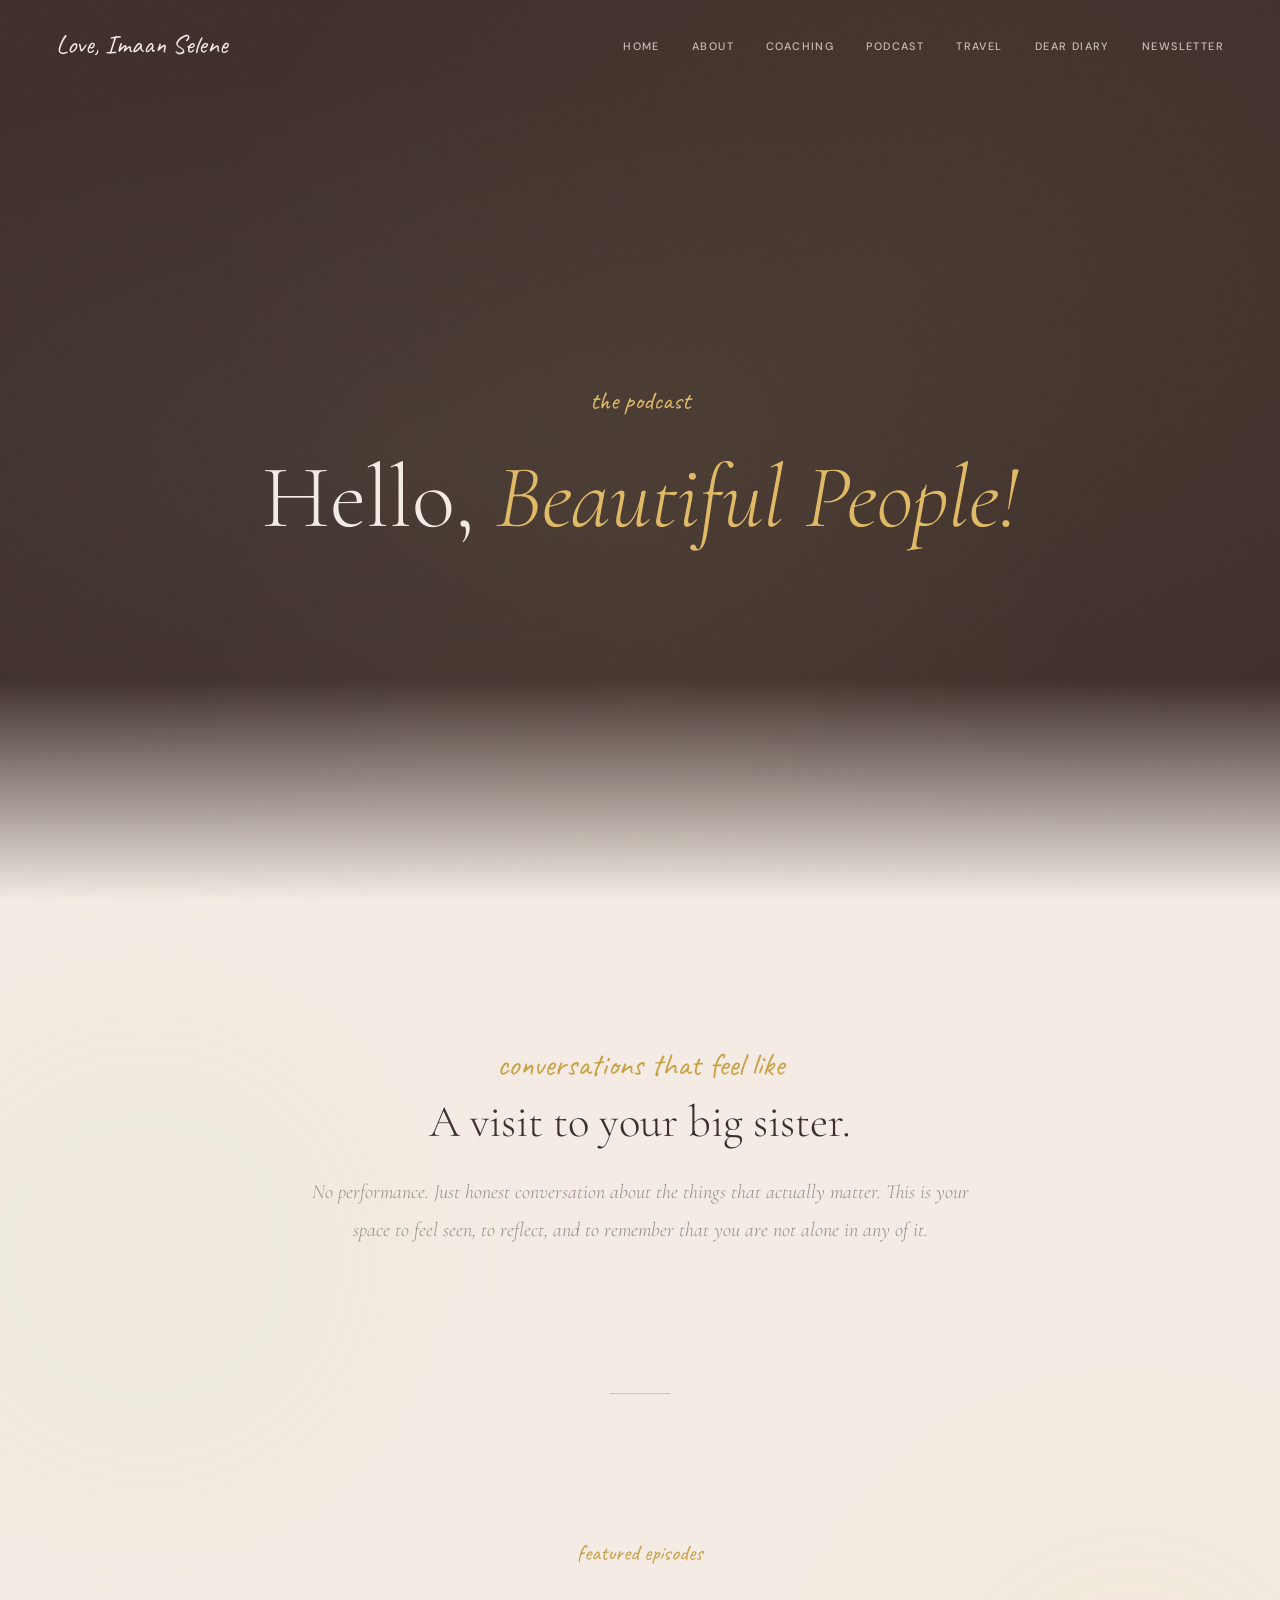
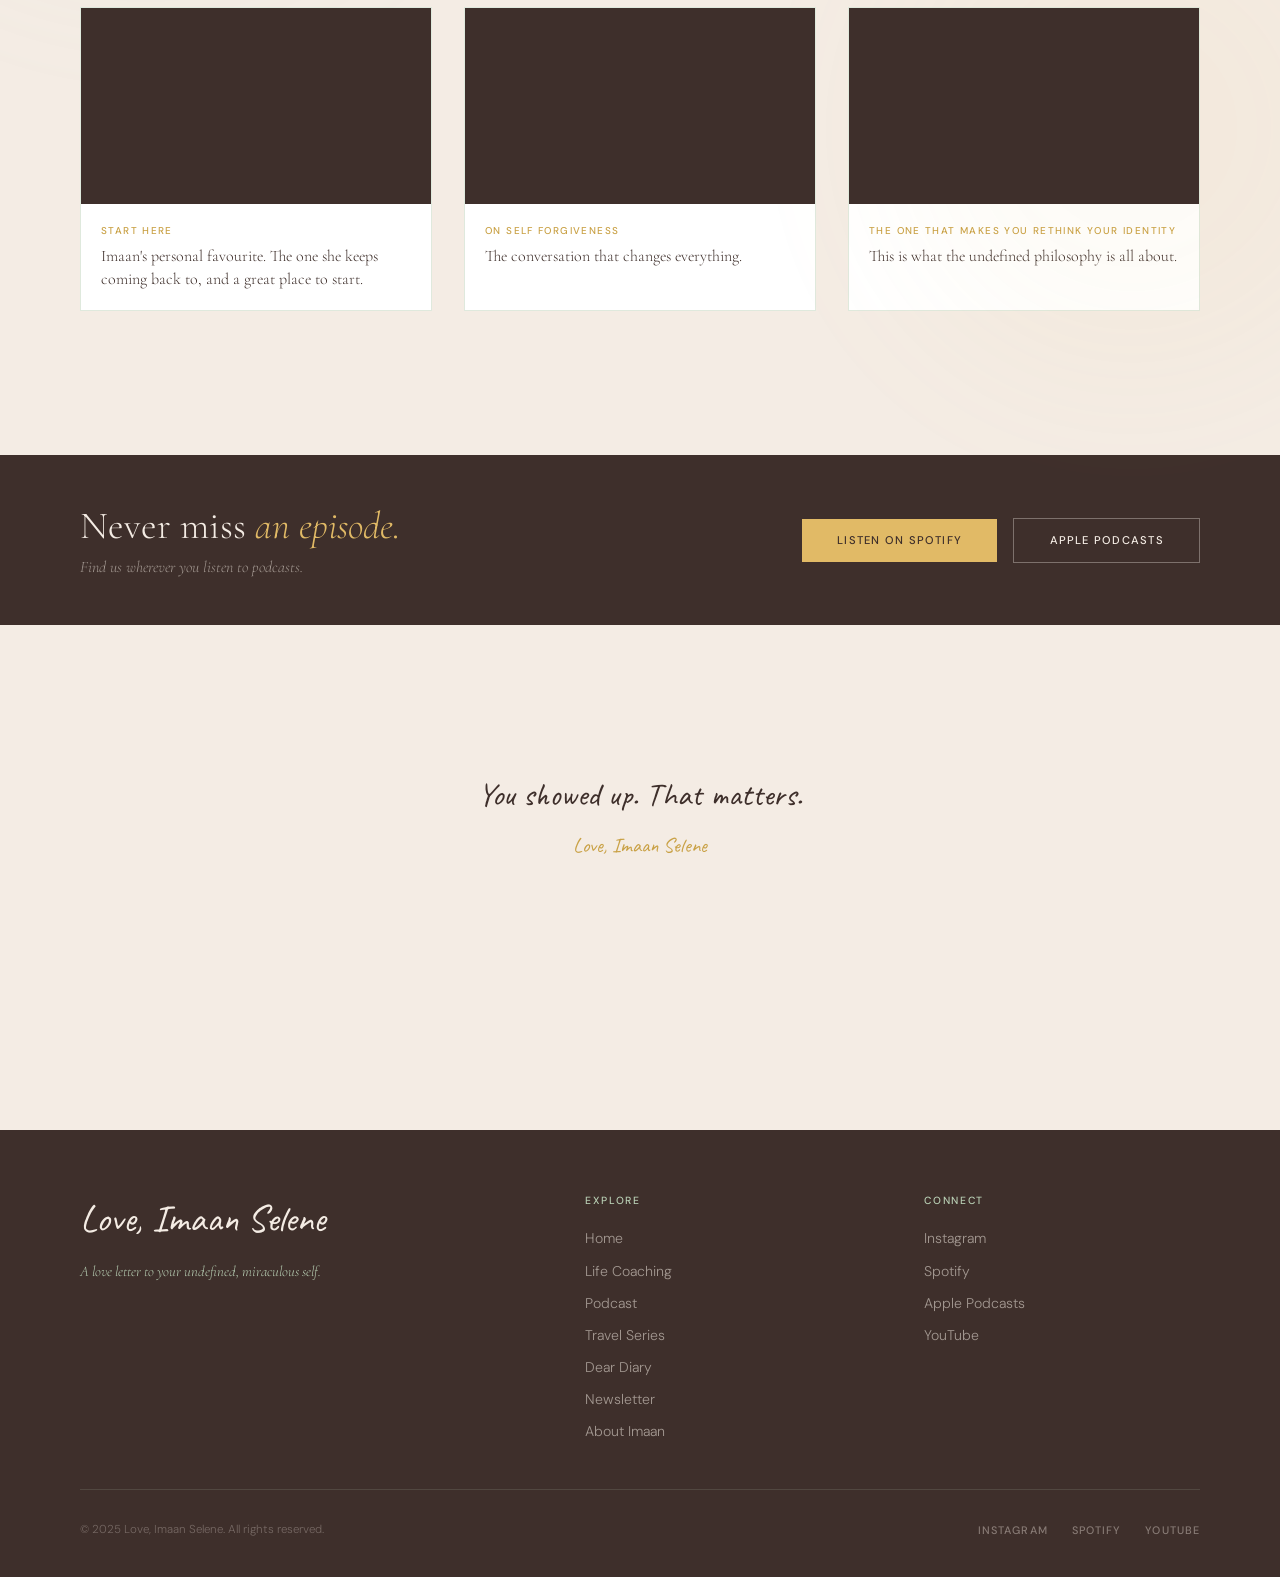
<file: podcast.html>
<!DOCTYPE html>
<!-- v2 -->
<html lang="en">
<head>
  <meta charset="UTF-8" />
  <meta name="viewport" content="width=device-width, initial-scale=1.0" />
  <title>Podcast — Love, Imaan Selene</title>
  <meta name="description" content="Love, Imaan Selene is a podcast about growth, becoming, wandering, and the radical idea that your life is already miraculous." />
  <link href="https://fonts.googleapis.com/css2?family=Cormorant+Garamond:ital,wght@0,300;0,400;1,300;1,400&family=DM+Sans:wght@300;400;500&family=Caveat:wght@400;600&display=swap" rel="stylesheet" />
<style>
:root {
  --sage:#B8CFB4;--sage-light:#d4e4d1;--sage-dark:#8aaa85;
  --espresso:#3E2F2B;--espresso-mid:#6b5551;
  --gold:#E1BA66;--gold-dark:#c9a145;
  --linen:#F4ECE4;--muted:#9a8b87;--ink:#2a1f1c;
  --font-display:'Cormorant Garamond',serif;
  --font-body:'DM Sans',sans-serif;
  --font-script:'Caveat',cursive;
}
*,*::before,*::after{box-sizing:border-box;margin:0;padding:0;}
html{scroll-behavior:smooth;}
body{background:var(--linen);color:var(--espresso);font-family:var(--font-body);font-weight:300;overflow-x:hidden;}
body::after{content:'';position:fixed;inset:0;background-image:url("data:image/svg+xml,%3Csvg viewBox='0 0 512 512' xmlns='http://www.w3.org/2000/svg'%3E%3Cfilter id='n'%3E%3CfeTurbulence type='fractalNoise' baseFrequency='0.75' numOctaves='4' stitchTiles='stitch'/%3E%3C/filter%3E%3Crect width='100%25' height='100%25' filter='url(%23n)'/%3E%3C/svg%3E");opacity:0.028;pointer-events:none;z-index:9000;}
nav{position:fixed;top:0;left:0;right:0;z-index:500;padding:1.75rem 3.5rem;display:flex;align-items:center;justify-content:space-between;transition:all 0.5s ease;}
nav.scrolled{backdrop-filter:blur(16px);padding:1rem 3.5rem;}
nav.on-hero.scrolled{background:rgba(62,47,43,0.92);border-bottom:1px solid rgba(225,186,102,0.2);}
nav.on-linen.scrolled{background:rgba(244,236,228,0.92);border-bottom:1px solid rgba(184,207,180,0.35);}
.nav-wordmark{font-family:var(--font-script);font-size:1.65rem;text-decoration:none;transition:color 0.4s;}
.nav-links{display:flex;gap:2rem;list-style:none;}
.nav-links a{font-family:var(--font-body);font-size:0.68rem;font-weight:500;letter-spacing:0.13em;text-transform:uppercase;text-decoration:none;position:relative;padding-bottom:2px;transition:color 0.4s;}
.nav-links a::after{content:'';position:absolute;bottom:0;left:0;width:0;height:1px;background:var(--gold);transition:width 0.35s ease;}
.nav-links a:hover::after,.nav-links a.active::after{width:100%;}
.nav-hero .nav-wordmark{color:var(--linen);}.nav-hero .nav-links a{color:rgba(244,236,228,0.75);}.nav-hero .nav-links a:hover{color:var(--gold);}.nav-hero .nav-toggle span{background:var(--linen);}
.nav-linen .nav-wordmark{color:var(--espresso);}.nav-linen .nav-links a{color:var(--espresso);}.nav-linen .nav-links a:hover{color:var(--gold-dark);}.nav-linen .nav-toggle span{background:var(--espresso);}
.nav-toggle{display:none;flex-direction:column;gap:5px;background:none;border:none;cursor:pointer;padding:4px;}
.nav-toggle span{display:block;width:24px;height:1px;transition:background 0.4s;}
.mobile-nav{position:fixed;inset:0;background:var(--espresso);z-index:800;display:flex;flex-direction:column;align-items:center;justify-content:center;gap:2.5rem;transform:translateX(100%);transition:transform 0.55s cubic-bezier(0.77,0,0.175,1);}
.mobile-nav.open{transform:translateX(0);}
.mobile-nav a{font-family:var(--font-display);font-size:2.4rem;font-weight:300;color:var(--linen);text-decoration:none;transition:color 0.3s;}
.mobile-nav a:hover{color:var(--gold);}
.mobile-nav-close{position:absolute;top:2rem;right:2.5rem;background:none;border:none;font-family:var(--font-display);font-size:2rem;color:var(--linen);cursor:pointer;}
.btn{font-family:var(--font-body);font-size:0.7rem;font-weight:500;letter-spacing:0.11em;text-transform:uppercase;text-decoration:none;display:inline-flex;align-items:center;gap:0.6rem;transition:all 0.3s ease;border:none;cursor:pointer;}
.btn-gold{background:var(--gold);color:var(--espresso);padding:0.9rem 2.2rem;}
.btn-gold:hover{background:var(--gold-dark);transform:translateY(-2px);}
.btn-outline-light{color:var(--linen);padding:0.9rem 2.2rem;border:1px solid rgba(244,236,228,0.35);}
.btn-outline-light:hover{border-color:var(--gold);color:var(--gold);}
@keyframes fadeUp{from{opacity:0;transform:translateY(30px);}to{opacity:1;transform:translateY(0);}}
.fade-in,.fade-left,.fade-right{opacity:0;transition:opacity 1.1s cubic-bezier(0.25,0.46,0.45,0.94),transform 1.1s cubic-bezier(0.25,0.46,0.45,0.94);}
.fade-in{transform:translateY(22px);}.fade-left{transform:translateX(-25px);}.fade-right{transform:translateX(25px);}
.fade-in.visible,.fade-left.visible,.fade-right.visible{opacity:1;transform:none;}
.d1{transition-delay:0.12s;}.d2{transition-delay:0.24s;}.d3{transition-delay:0.36s;}

/* HERO */
.hero{min-height:100vh;background:var(--espresso);display:flex;align-items:center;justify-content:center;text-align:center;position:relative;overflow:hidden;padding:10rem 5rem 8rem;}
.hero::before{content:'';position:absolute;inset:0;background:radial-gradient(ellipse at 30% 50%,rgba(184,207,180,0.06) 0%,transparent 60%),radial-gradient(ellipse at 70% 30%,rgba(225,186,102,0.06) 0%,transparent 55%),radial-gradient(ellipse at 50% 80%,rgba(225,186,102,0.04) 0%,transparent 50%);pointer-events:none;}
.hero::after{content:'';position:absolute;bottom:0;left:0;right:0;height:220px;background:linear-gradient(to bottom,transparent,var(--linen));pointer-events:none;}
.hero-inner{position:relative;z-index:2;max-width:820px;margin:0 auto;}
.hero-eyebrow{font-family:var(--font-script);font-size:1.6rem;color:var(--gold);display:block;margin-bottom:2rem;opacity:0;animation:fadeUp 0.9s ease 0.4s forwards;}
.hero-headline{font-family:var(--font-display);font-size:clamp(3.5rem,7vw,7rem);font-weight:300;line-height:1.1;color:var(--linen);opacity:0;animation:fadeUp 0.9s ease 0.6s forwards;}
.hero-headline em{font-style:italic;color:var(--gold);}
.hero-sub{font-family:var(--font-display);font-size:1.1rem;font-weight:300;font-style:italic;color:rgba(244,236,228,0.6);line-height:1.85;max-width:600px;margin:2.5rem auto 0;opacity:0;animation:fadeUp 0.9s ease 0.8s forwards;}

/* CANVAS */
.canvas{background:var(--linen);position:relative;padding:0 5rem;}
.breathe{height:5rem;}.breathe-lg{height:9rem;}
.divider{width:60px;height:1px;background:var(--sage);margin:0 auto;opacity:0.6;}
.script-label{font-family:var(--font-script);font-size:1.1rem;color:var(--gold-dark);display:block;margin-bottom:0.75rem;}
.stain{position:absolute;pointer-events:none;border-radius:50%;filter:blur(90px);opacity:0.07;}

/* VIBE */
.vibe-wrap{max-width:680px;margin:0 auto;text-align:center;}
.vibe-heading{font-size:clamp(2rem,3.5vw,3rem);font-family:var(--font-display);font-weight:300;line-height:1.15;color:var(--espresso);}
.vibe-heading em{font-style:italic;color:var(--sage-dark);}
.vibe-body{font-size:1.3rem;font-family:var(--font-display);font-style:italic;color:var(--muted);line-height:1.9;margin-top:1.5rem;}

/* VIDEOS */
.videos-grid{display:grid;grid-template-columns:1fr 1fr 1fr;gap:2rem;}
.video-card{background:white;border:0.5px solid rgba(184,207,180,0.45);transition:transform 0.3s ease,box-shadow 0.3s ease;}
.video-card:hover{transform:translateY(-4px);box-shadow:0 20px 50px rgba(62,47,43,0.1);}
.video-embed{position:relative;width:100%;aspect-ratio:16/9;background:var(--espresso);overflow:hidden;}
.video-embed iframe{position:absolute;inset:0;width:100%;height:100%;border:none;}
.video-body{padding:1.25rem;}
.video-tag{font-family:var(--font-body);font-size:0.62rem;font-weight:500;letter-spacing:0.14em;text-transform:uppercase;color:var(--gold-dark);display:block;margin-bottom:0.5rem;}
.video-title{font-family:var(--font-display);font-size:1rem;font-weight:300;color:var(--espresso);line-height:1.4;}

/* SUBSCRIBE */
.subscribe-strip{background:var(--espresso);padding:3rem 5rem;display:flex;align-items:center;justify-content:space-between;gap:2rem;flex-wrap:wrap;}
.subscribe-headline{font-family:var(--font-display);font-size:clamp(1.6rem,3vw,2.4rem);font-weight:300;color:var(--linen);}
.subscribe-headline em{font-style:italic;color:var(--gold);}
.subscribe-sub{font-family:var(--font-display);font-style:italic;font-size:1rem;color:rgba(244,236,228,0.55);margin-top:0.5rem;}
.subscribe-btns{display:flex;gap:1rem;align-items:center;flex-wrap:wrap;}

/* CLOSING */
.closing-wrap{text-align:center;max-width:600px;margin:0 auto;}
.closing-note{font-family:var(--font-script);font-size:2rem;color:var(--espresso);line-height:1.6;}
.closing-sig{font-family:var(--font-script);font-size:1.3rem;color:var(--gold-dark);display:block;margin-top:0.75rem;}

/* FOOTER */
footer{background:var(--espresso);padding:4rem 5rem 2.5rem;color:var(--linen);margin-top:8rem;}
.footer-top{display:grid;grid-template-columns:1.6fr 1fr 1fr;gap:4rem;padding-bottom:3rem;border-bottom:1px solid rgba(184,207,180,0.15);}
.footer-wordmark{font-family:var(--font-script);font-size:2.4rem;color:var(--linen);display:block;margin-bottom:1rem;}
.footer-tagline{font-family:var(--font-display);font-style:italic;font-size:0.92rem;color:var(--sage);line-height:1.75;max-width:260px;}
.footer-col-head{font-size:0.65rem;font-weight:500;letter-spacing:0.16em;text-transform:uppercase;color:var(--sage);margin-bottom:1.25rem;}
.footer-list{list-style:none;display:flex;flex-direction:column;gap:0.7rem;}
.footer-list a{color:rgba(244,236,228,0.55);text-decoration:none;font-size:0.88rem;transition:color 0.3s;}
.footer-list a:hover{color:var(--gold);}
.footer-bottom{display:flex;justify-content:space-between;align-items:center;padding-top:2rem;}
.footer-copy{font-size:0.72rem;color:rgba(244,236,228,0.3);}
.footer-socials{display:flex;gap:1.5rem;}
.footer-socials a{font-size:0.68rem;font-weight:500;letter-spacing:0.1em;text-transform:uppercase;color:rgba(244,236,228,0.4);text-decoration:none;transition:color 0.3s;}
.footer-socials a:hover{color:var(--gold);}

@media(max-width:960px){
  nav{padding:1.25rem 1.75rem;}nav.scrolled{padding:0.9rem 1.75rem;}
  .nav-links{display:none;}.nav-toggle{display:flex;}
  .hero{padding:8rem 2rem 6rem;}
  .canvas{padding:0 2rem;}
  .videos-grid{grid-template-columns:1fr;}
  .subscribe-strip{padding:2.5rem 2rem;flex-direction:column;align-items:flex-start;}
  .breathe{height:3.5rem;}.breathe-lg{height:6rem;}
  footer{padding:3rem 2rem 2rem;margin-top:5rem;}
  .footer-top{grid-template-columns:1fr;gap:2.5rem;}
  .footer-bottom{flex-direction:column;gap:1rem;text-align:center;}
}

@media (max-width: 768px) {
  .letter-section { grid-template-columns: 1fr !important; padding: 3rem 1.5rem !important; }
  .letter-side { flex-direction: row; flex-wrap: wrap; padding-top: 0 !important; }
  .letter-side .polaroid { width: calc(50% - 0.75rem); }
  .bottom-photos { padding: 0 1.5rem 3rem !important; }
  .spread { grid-template-columns: 1fr !important; }
  .scrapbook { width: 100% !important; height: auto !important; }
  .polaroid { position: relative !important; top: auto !important; left: auto !important; width: 45% !important; display: inline-block; margin: 0.5rem; }
  .city-nav { padding: 2rem 1.5rem !important; }
  .canvas { padding: 0 1.5rem !important; }
  .hero-city { font-size: clamp(3rem, 12vw, 6rem) !important; }
}

</style>
</head>
<body>

<div class="mobile-nav">
  <button class="mobile-nav-close">✕</button>
  <a href="./index.html">Home</a>
  <a href="./about.html">About</a>
  <a href="./coaching.html">Coaching</a>
  <a href="./podcast.html">Podcast</a>
  <a href="./travel.html">Travel</a>
  <a href="./diary.html">Dear Diary</a>
  <a href="./newsletter.html">Newsletter</a>
</div>

<nav id="main-nav" class="nav-hero">
  <a href="./index.html" class="nav-wordmark">Love, Imaan Selene</a>
  <ul class="nav-links">
    <li><a href="./index.html">Home</a></li>
    <li><a href="./about.html">About</a></li>
    <li><a href="./coaching.html">Coaching</a></li>
    <li><a href="./podcast.html">Podcast</a></li>
    <li><a href="./travel.html">Travel</a></li>
    <li><a href="./diary.html">Dear Diary</a></li>
    <li><a href="./newsletter.html">Newsletter</a></li>
  </ul>
  <button class="nav-toggle" aria-label="Open menu">
    <span></span><span></span><span></span>
  </button>
</nav>

<main>

<!-- HERO -->
<section class="hero" id="hero-section">
  <div class="hero-inner">
    <span class="hero-eyebrow">the podcast</span>
    <h1 class="hero-headline">
      Hello, <em>Beautiful People!</em>
    </h1>
    
  </div>
</section>

<div class="canvas">

  <div class="stain" style="width:600px;height:600px;background:var(--sage);top:5%;left:-12%;"></div>
  <div class="stain" style="width:500px;height:500px;background:var(--gold);top:50%;right:-8%;opacity:0.05;"></div>

  <div class="breathe-lg"></div>

  <!-- VIBE -->
  <div class="vibe-wrap">
    <span class="script-label fade-in" style="font-size:2rem;">conversations that feel like</span>
    <h2 class="vibe-heading fade-in d1" style="color:var(--espresso);">A visit to your big sister.</h2>
    <p style="font-size:1.25rem;line-height:1.9;" class="vibe-body fade-in d2">
      No performance. Just honest conversation about the things that actually matter. This is your space to feel seen, to reflect, and to remember that you are not alone in any of it.
    </p>
  </div>

  <div class="breathe-lg"></div>
  <div class="divider fade-in"></div>
  <div class="breathe-lg"></div>

  <!-- EPISODES -->
  <div style="text-align:center;margin-bottom:2.5rem;">
    <span class="script-label fade-in" style="font-size:1.4rem;color:var(--gold-dark);">featured episodes</span>
  </div>

  <div class="videos-grid">
    <div class="video-card fade-in">
      <div class="video-embed">
        <iframe src="https://www.youtube.com/embed/Xxdf_Rz5xKI" title="Start Here" allow="accelerometer; autoplay; clipboard-write; encrypted-media; gyroscope; picture-in-picture" allowfullscreen></iframe>
      </div>
      <div class="video-body">
        <span class="video-tag">Start Here</span>
        <p class="video-title">Imaan's personal favourite. The one she keeps coming back to, and a great place to start.</p>
      </div>
    </div>

    <div class="video-card fade-in d1">
      <div class="video-embed">
        <iframe src="https://www.youtube.com/embed/FbszsnHVg9o" title="Imaan's Pick" allow="accelerometer; autoplay; clipboard-write; encrypted-media; gyroscope; picture-in-picture" allowfullscreen></iframe>
      </div>
      <div class="video-body">
        <span class="video-tag">On Self Forgiveness</span>
        <p class="video-title">The conversation that changes everything.</p>
      </div>
    </div>

    <div class="video-card fade-in d2">
      <div class="video-embed">
        <iframe src="https://www.youtube.com/embed/TDp6DlTuNas" title="The Body Image Episode" allow="accelerometer; autoplay; clipboard-write; encrypted-media; gyroscope; picture-in-picture" allowfullscreen></iframe>
      </div>
      <div class="video-body">
        <span class="video-tag">The one that makes you rethink your identity</span>
        <p class="video-title">This is what the undefined philosophy is all about.</p>
      </div>
    </div>
  </div>

  <div class="breathe-lg"></div>

</div>

<!-- SUBSCRIBE STRIP -->
<div class="subscribe-strip">
  <div class="fade-left">
    <h2 class="subscribe-headline">Never miss <em>an episode.</em></h2>
    <p class="subscribe-sub">Find us wherever you listen to podcasts.</p>
  </div>
  <div class="subscribe-btns fade-right d1">
    <a href="https://open.spotify.com/show/5Sxr6LQtSy9O7dOQoIKeBu" target="_blank" rel="noopener" class="btn btn-gold">Listen on Spotify</a>
    <a href="https://podcasts.apple.com/ca/podcast/love-imaan-selene/id1691212103" target="_blank" rel="noopener" class="btn btn-outline-light">Apple Podcasts</a>
  </div>
</div>

<!-- CLOSING -->
<div class="canvas">
  <div class="breathe-lg"></div>
  <div class="closing-wrap">
    <p class="closing-note fade-in">You showed up. That matters.</p>
    <span class="closing-sig fade-in d1">Love, Imaan Selene</span>
  </div>
  <div class="breathe-lg"></div>
</div>

</main>

<footer>
  <div class="footer-top">
    <div>
      <span class="footer-wordmark">Love, Imaan Selene</span>
      <p class="footer-tagline">A love letter to your undefined, miraculous self.</p>
    </div>
    <div>
      <p class="footer-col-head">Explore</p>
      <ul class="footer-list">
        <li><a href="./index.html">Home</a></li>
        <li><a href="./coaching.html">Life Coaching</a></li>
        <li><a href="./podcast.html">Podcast</a></li>
        <li><a href="./travel.html">Travel Series</a></li>
        <li><a href="./diary.html">Dear Diary</a></li>
        <li><a href="./newsletter.html">Newsletter</a></li>
        <li><a href="./about.html">About Imaan</a></li>
      </ul>
    </div>
    <div>
      <p class="footer-col-head">Connect</p>
      <ul class="footer-list">
        <li><a href="#">Instagram</a></li>
        <li><a href="https://open.spotify.com/show/5Sxr6LQtSy9O7dOQoIKeBu" target="_blank" rel="noopener">Spotify</a></li>
        <li><a href="https://podcasts.apple.com/ca/podcast/love-imaan-selene/id1691212103" target="_blank" rel="noopener">Apple Podcasts</a></li>
        <li><a href="https://www.youtube.com/@imaanselene" target="_blank" rel="noopener">YouTube</a></li>
      </ul>
    </div>
  </div>
  <div class="footer-bottom">
    <p class="footer-copy">© 2025 Love, Imaan Selene. All rights reserved.</p>
    <div class="footer-socials">
      <a href="#">Instagram</a>
      <a href="https://open.spotify.com/show/5Sxr6LQtSy9O7dOQoIKeBu" target="_blank" rel="noopener">Spotify</a>
      <a href="https://www.youtube.com/@imaanselene" target="_blank" rel="noopener">YouTube</a>
    </div>
  </div>
</footer>

<script>
const nav = document.getElementById('main-nav');
const heroSection = document.getElementById('hero-section');
function updateNav() {
  const isOnHero = heroSection.getBoundingClientRect().bottom > 80;
  nav.classList.toggle('scrolled', window.scrollY > 60);
  nav.classList.toggle('on-hero', isOnHero);
  nav.classList.toggle('on-linen', !isOnHero);
  nav.classList.toggle('nav-hero', isOnHero);
  nav.classList.toggle('nav-linen', !isOnHero);
}
window.addEventListener('scroll', updateNav, { passive: true });
updateNav();
const toggle = document.querySelector('.nav-toggle');
const mobileNav = document.querySelector('.mobile-nav');
const closeBtn = document.querySelector('.mobile-nav-close');
toggle.addEventListener('click', () => mobileNav.classList.add('open'));
closeBtn.addEventListener('click', () => mobileNav.classList.remove('open'));
mobileNav.querySelectorAll('a').forEach(a => a.addEventListener('click', () => mobileNav.classList.remove('open')));
const observer = new IntersectionObserver(entries => {
  entries.forEach(e => { if (e.isIntersecting) { e.target.classList.add('visible'); observer.unobserve(e.target); } });
}, { threshold: 0.08, rootMargin: '0px 0px -40px 0px' });
document.querySelectorAll('.fade-in,.fade-left,.fade-right').forEach(el => observer.observe(el));
</script>
</body>
</html>
</file>
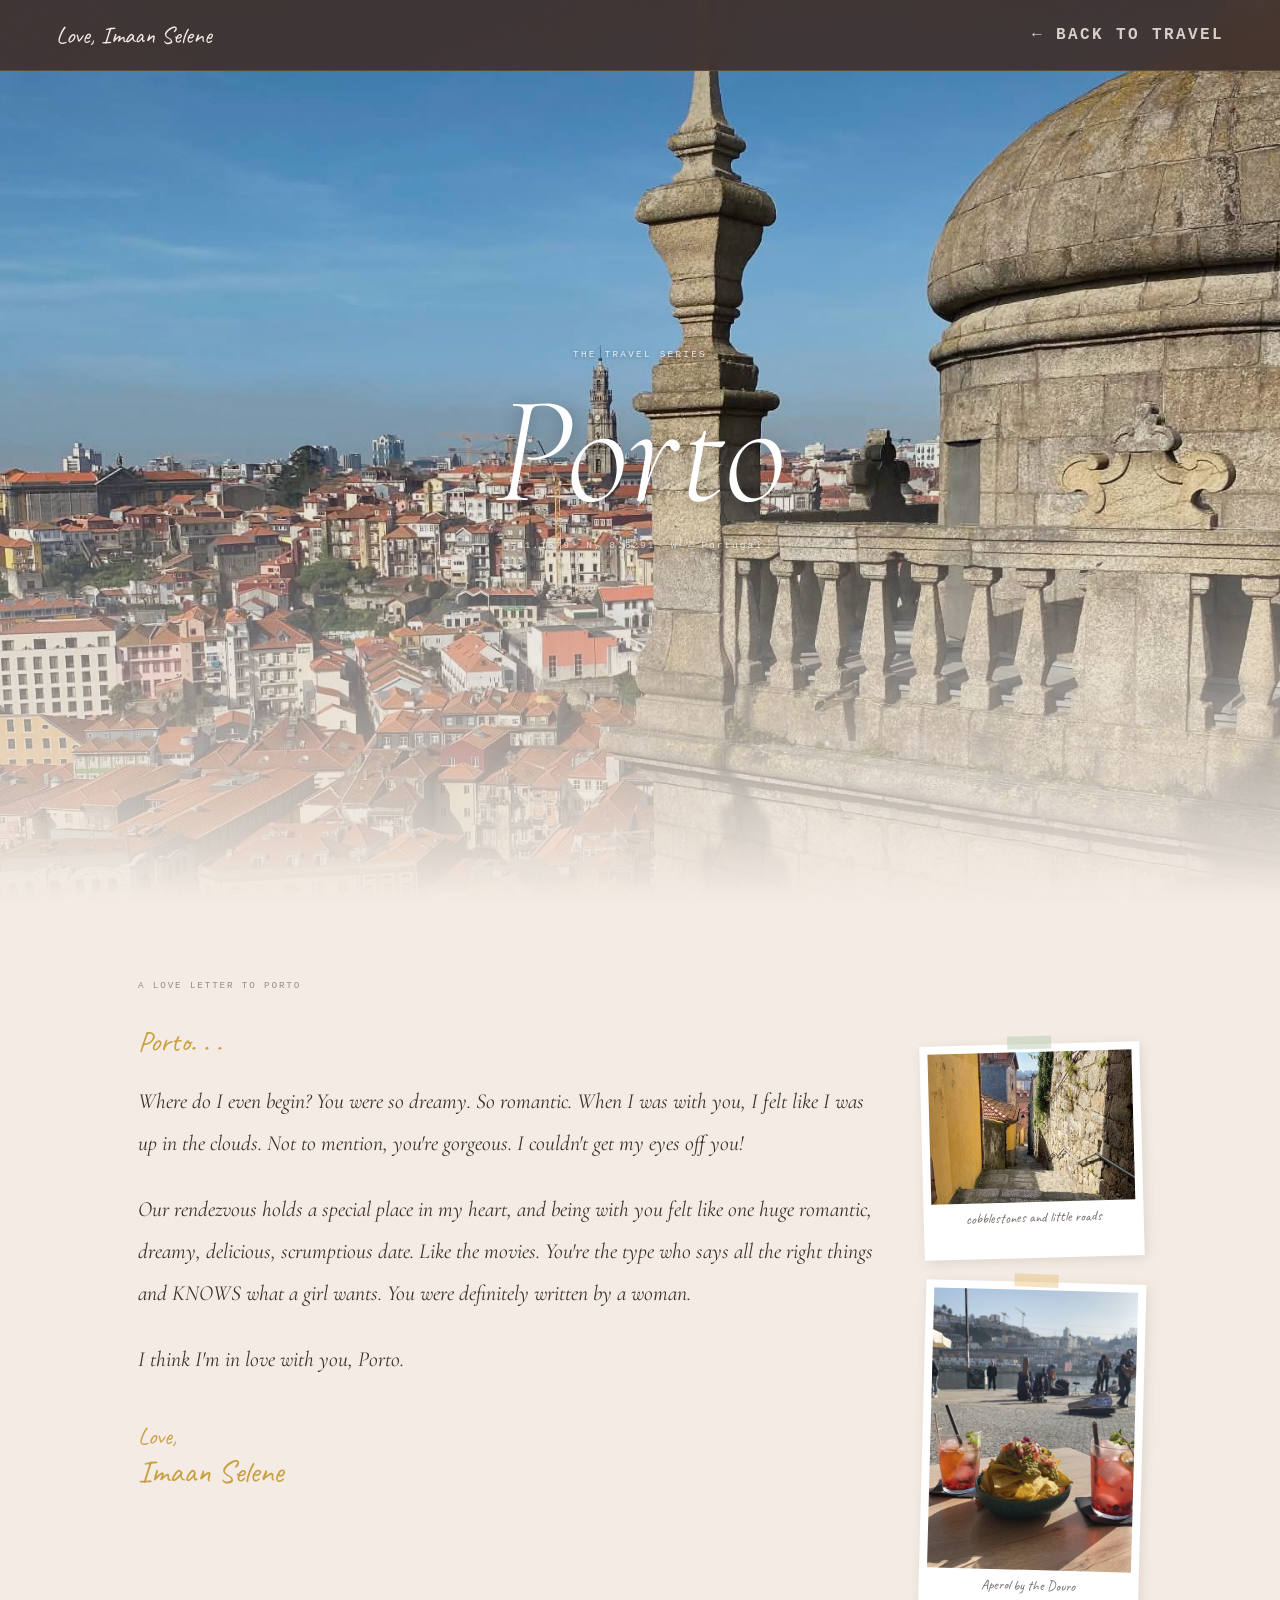
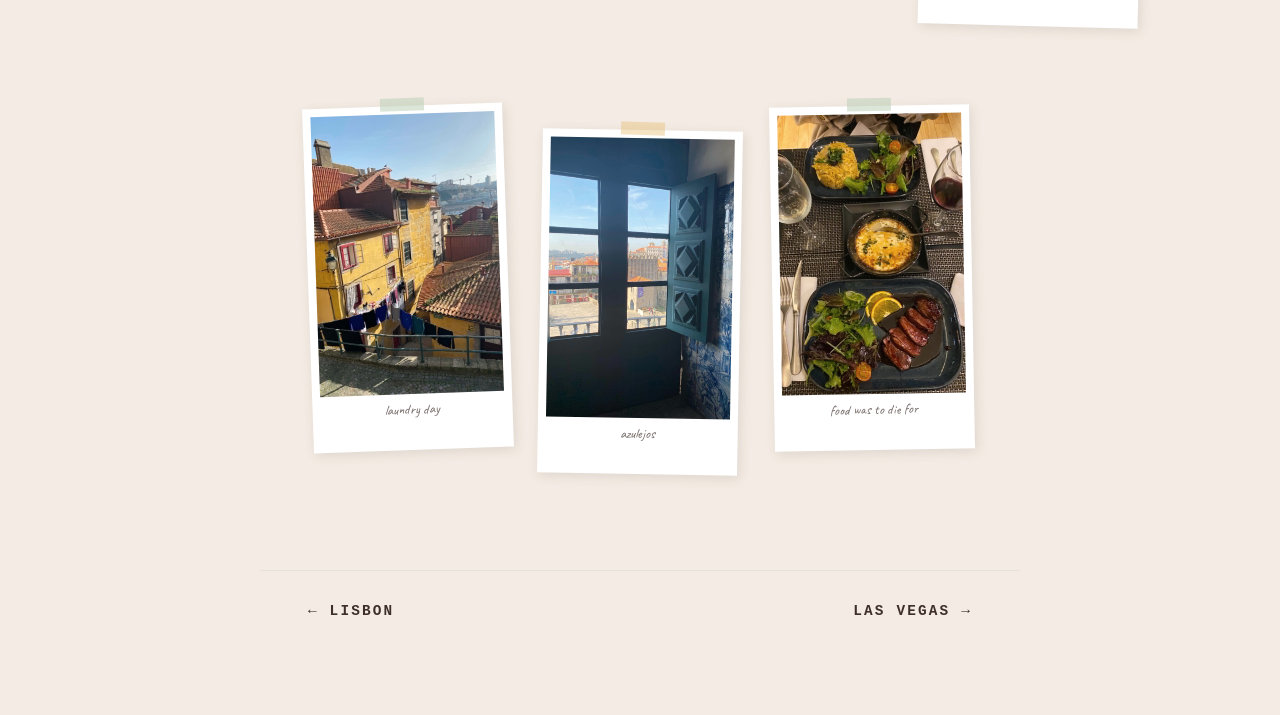
<file: porto.html>
<!DOCTYPE html>
<!-- v2 -->
<html lang="en">
<head>
  <meta charset="UTF-8" />
  <meta name="viewport" content="width=device-width, initial-scale=1.0" />
  <title>Porto — Love, Imaan Selene</title>
  <link href="https://fonts.googleapis.com/css2?family=Cormorant+Garamond:ital,wght@0,300;0,400;1,300;1,400&family=DM+Sans:wght@300;400;500&family=Caveat:wght@400;600&display=swap" rel="stylesheet" />
  <style>
    :root{--espresso:#3E2F2B;--gold:#E1BA66;--gold-dark:#c9a145;--linen:#F4ECE4;--sage:#B8CFB4;--sage-dark:#8aaa85;--muted:#9a8b87;--font-display:'Cormorant Garamond',serif;--font-body:'DM Sans',sans-serif;--font-script:'Caveat',cursive;--font-mono:'Courier New',monospace;}
    *,*::before,*::after{box-sizing:border-box;margin:0;padding:0;}
    html{scroll-behavior:smooth;}
    body{background:var(--linen);color:var(--espresso);font-family:var(--font-body);font-weight:300;overflow-x:hidden;}
    body::after{content:'';position:fixed;inset:0;background-image:url("data:image/svg+xml,%3Csvg viewBox='0 0 512 512' xmlns='http://www.w3.org/2000/svg'%3E%3Cfilter id='n'%3E%3CfeTurbulence type='fractalNoise' baseFrequency='0.75' numOctaves='4' stitchTiles='stitch'/%3E%3C/filter%3E%3Crect width='100%25' height='100%25' filter='url(%23n)'/%3E%3C/svg%3E");opacity:0.028;pointer-events:none;z-index:9000;}
    nav{position:fixed;top:0;left:0;right:0;z-index:500;padding:1.25rem 3.5rem;display:flex;align-items:center;justify-content:space-between;background:rgba(62,47,43,0.92);backdrop-filter:blur(16px);border-bottom:1px solid rgba(225,186,102,0.15);}
    .nav-wordmark{font-family:var(--font-script);font-size:1.5rem;color:var(--linen);text-decoration:none;}
    .nav-back{font-family:var(--font-mono);font-size:1rem;font-weight:600;letter-spacing:0.15em;text-transform:uppercase;color:rgba(244,236,228,0.85);text-decoration:none;transition:color 0.3s;}
    .nav-back:hover{color:var(--gold);}
    .city-hero{position:relative;height:100vh;background:var(--espresso);display:flex;flex-direction:column;align-items:center;justify-content:center;overflow:hidden;}
    .city-hero-img{position:absolute;inset:0;width:100%;height:100%;object-fit:cover;object-position:center 30%;display:block;}
    .city-hero-overlay{position:absolute;inset:0;background:linear-gradient(to bottom,rgba(20,15,10,0.3) 0%,rgba(20,15,10,0.1) 50%,rgba(244,236,228,1) 100%);}
    .hero-content{position:relative;z-index:3;text-align:center;}
    .hero-series{font-family:var(--font-mono);font-size:0.58rem;letter-spacing:0.25em;text-transform:uppercase;color:rgba(255,255,255,0.85);display:block;margin-bottom:1.5rem;text-shadow:0 1px 4px rgba(0,0,0,0.4);}
    .hero-city{font-family:var(--font-display);font-size:clamp(5rem,12vw,10rem);font-weight:300;font-style:italic;color:white;line-height:0.88;text-shadow:0 2px 20px rgba(0,0,0,0.3);}
    .hero-coords{font-family:var(--font-mono);font-size:0.6rem;letter-spacing:0.2em;color:rgba(255,255,255,0.75);display:block;margin-top:1.25rem;text-shadow:0 1px 4px rgba(0,0,0,0.4);}
    @keyframes fadeUp{from{opacity:0;transform:translateY(25px);}to{opacity:1;transform:translateY(0);}}
    .hero-series{animation:fadeUp 0.9s ease 0.3s both;}
    .hero-city{animation:fadeUp 0.9s ease 0.5s both;}
    .hero-coords{animation:fadeUp 0.9s ease 0.7s both;}
    .letter-section{max-width:1100px;margin:0 auto;padding:5rem 3rem;display:grid;grid-template-columns:1fr 220px;gap:3rem;align-items:start;}
    .letter-label{font-family:var(--font-mono);font-size:0.58rem;letter-spacing:0.2em;text-transform:uppercase;color:var(--muted);display:block;margin-bottom:2rem;}
    .letter-opening{font-family:var(--font-script);font-size:1.8rem;color:var(--gold-dark);display:block;margin-bottom:1.25rem;}
    .letter-body{font-family:var(--font-display);font-style:italic;font-size:1.35rem;font-weight:400;color:var(--espresso);line-height:1.95;}
    .letter-body p{margin-bottom:1.5rem;}
    .letter-sign{margin-top:2.5rem;}
    .letter-sign-with{font-family:var(--font-script);font-size:1.5rem;color:var(--gold-dark);display:block;}
    .letter-sign-name{font-family:var(--font-script);font-size:2rem;color:var(--gold-dark);display:block;}
    .letter-side{display:flex;flex-direction:column;gap:1.5rem;padding-top:4rem;}
    .polaroid{background:white;padding:8px 8px 32px;box-shadow:2px 3px 12px rgba(62,47,43,0.12);position:relative;}
    .polaroid::before{content:'';position:absolute;top:-8px;left:50%;transform:translateX(-50%);width:44px;height:13px;background:rgba(184,207,180,0.6);opacity:0.85;}
    .polaroid:nth-child(even)::before{background:rgba(225,186,102,0.45);transform:translateX(-50%) rotate(1deg);}
    .polaroid:nth-child(odd){transform:rotate(-1.5deg);}
    .polaroid:nth-child(even){transform:rotate(1.5deg);}
    .polaroid img{width:100%;height:auto;max-height:280px;object-fit:cover;object-position:center center;display:block;filter:saturate(0.88) sepia(0.06);}
    .polaroid-caption{font-family:var(--font-script);font-size:0.88rem;color:var(--espresso);opacity:0.7;text-align:center;margin-top:6px;display:block;}
    .bottom-photos{max-width:1100px;margin:0 auto;padding:0 3rem 6rem;display:flex;justify-content:center;gap:2rem;align-items:start;flex-wrap:wrap;}
    .bottom-photos .polaroid{width:200px;flex-shrink:0;}
    .bottom-photos .polaroid img{height:280px;width:184px;object-fit:cover;}
    .bottom-photos .polaroid:nth-child(1){transform:rotate(-2deg);}
    .bottom-photos .polaroid:nth-child(2){transform:rotate(1deg);margin-top:1.5rem;}
    .bottom-photos .polaroid:nth-child(3){transform:rotate(-1deg);}
    .city-nav{display:flex;justify-content:space-between;align-items:center;padding:2rem 3rem;border-top:1px solid rgba(184,207,180,0.3);max-width:760px;margin:0 auto 4rem;}
    .city-nav a{font-family:var(--font-mono);font-size:0.9rem;font-weight:600;letter-spacing:0.15em;text-transform:uppercase;color:var(--espresso);text-decoration:none;transition:color 0.3s;}
    .city-nav a:hover{color:var(--gold-dark);}
    @media(max-width:768px){nav{padding:1rem 1.5rem;}.letter-section{grid-template-columns:1fr;padding:3rem 1.5rem;}.letter-side{flex-direction:row;flex-wrap:wrap;padding-top:0;}.letter-side .polaroid{width:calc(50% - 0.75rem);}.bottom-photos{padding:0 1.5rem 4rem;}.city-nav{padding:2rem 1.5rem;}}
  
@media (max-width: 768px) {
  .letter-section { grid-template-columns: 1fr !important; padding: 3rem 1.5rem !important; }
  .letter-side { flex-direction: row; flex-wrap: wrap; padding-top: 0 !important; }
  .letter-side .polaroid { width: calc(50% - 0.75rem); }
  .bottom-photos { padding: 0 1.5rem 3rem !important; }
  .spread { grid-template-columns: 1fr !important; }
  .scrapbook { width: 100% !important; height: auto !important; }
  .polaroid { position: relative !important; top: auto !important; left: auto !important; width: 45% !important; display: inline-block; margin: 0.5rem; }
  .city-nav { padding: 2rem 1.5rem !important; }
  .canvas { padding: 0 1.5rem !important; }
  .hero-city { font-size: clamp(3rem, 12vw, 6rem) !important; }
}

</style>
</head>
<body>
<nav>
  <a href="./index.html" class="nav-wordmark">Love, Imaan Selene</a>
  <a href="./travel.html" class="nav-back">← back to travel</a>
</nav>

<section class="city-hero">
  <img class="city-hero-img" src="./assets/images/porto-hero.jpg" alt="Porto cathedral dome overlooking the city"/>
  <div class="city-hero-overlay"></div>
  <div class="hero-content">
    <span class="hero-series">The Travel Series</span>
    <h1 class="hero-city">Porto</h1>
    <span class="hero-coords">41.1579° N, 8.6291° W · Portugal</span>
  </div>
</section>

<div class="letter-section">
  <div class="letter-main">
    <span class="letter-label">A love letter to Porto</span>
    <span class="letter-opening">Porto. . .</span>
    <div class="letter-body">
      <p>Where do I even begin? You were so dreamy. So romantic. When I was with you, I felt like I was up in the clouds. Not to mention, you're gorgeous. I couldn't get my eyes off you!</p>
      <p>Our rendezvous holds a special place in my heart, and being with you felt like one huge romantic, dreamy, delicious, scrumptious date. Like the movies. You're the type who says all the right things and KNOWS what a girl wants. You were definitely written by a woman.</p>
      <p>I think I'm in love with you, Porto.</p>
    </div>
    <div class="letter-sign">
      <span class="letter-sign-with">Love,</span>
      <span class="letter-sign-name">Imaan Selene</span>
    </div>
  </div>

  <div class="letter-side">
    <div class="polaroid">
      <img src="./assets/images/porto-p1.jpg" alt="Cobblestone alley" style="object-position:center center;height:150px;width:100%;object-fit:cover;"/>
      <span class="polaroid-caption">cobblestones and little roads</span>
    </div>
    <div class="polaroid">
      <img src="./assets/images/porto-p2.jpg" alt="Aperol by the Douro" style="object-position:center 40%;"/>
      <span class="polaroid-caption">Aperol by the Douro</span>
    </div>
  </div>
</div>

<div class="bottom-photos">
  <div class="polaroid">
    <img src="./assets/images/porto-p3.jpg" alt="Laundry day" style="object-position:center center;"/>
    <span class="polaroid-caption">laundry day</span>
  </div>
  <div class="polaroid">
    <img src="./assets/images/porto-p4.jpg" alt="Azulejos" style="object-position:center center;"/>
    <span class="polaroid-caption">azulejos</span>
  </div>
  <div class="polaroid">
    <img src="./assets/images/porto-p5.jpg" alt="Food was to die for" style="object-position:center center;"/>
    <span class="polaroid-caption">food was to die for</span>
  </div>
</div>

<div class="city-nav">
  <a href="./lisbon.html">← Lisbon</a>
  <a href="./lasvegas.html">Las Vegas →</a>
</div>
</body>
</html>
</file>
